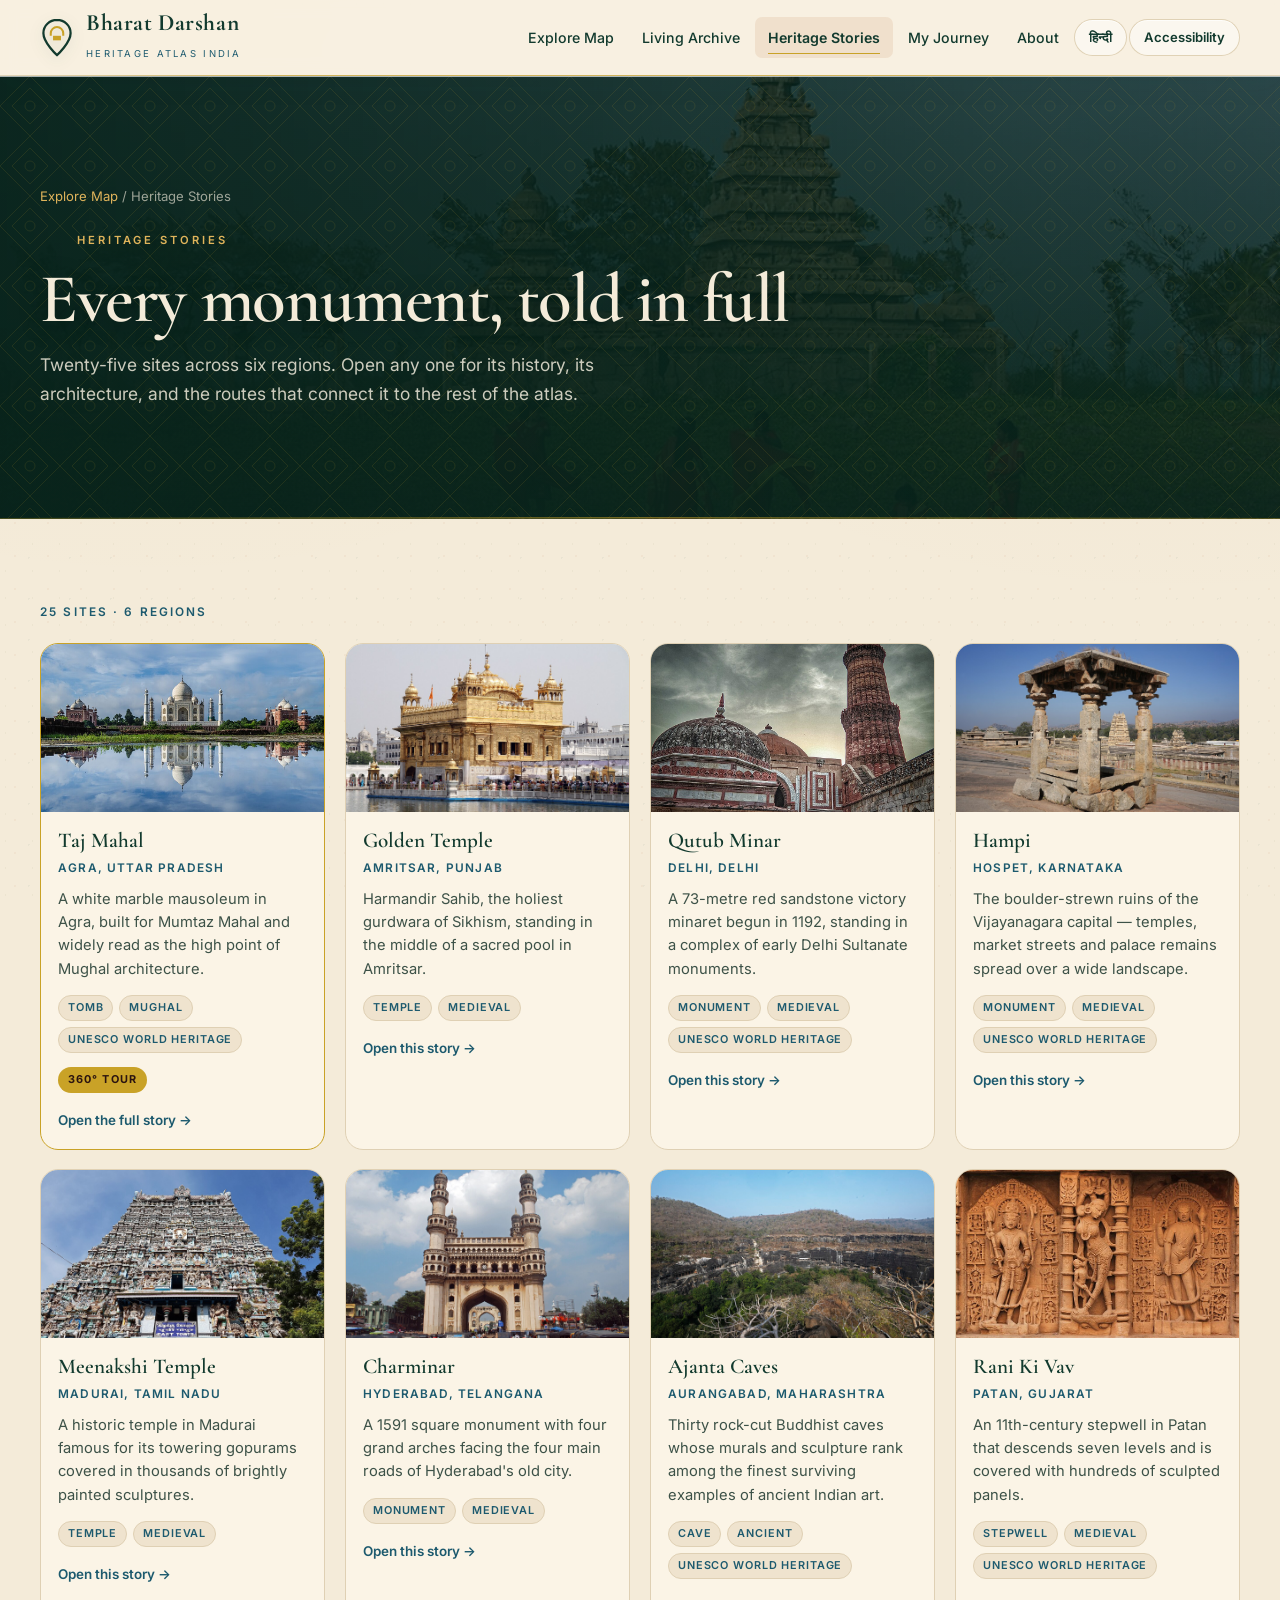
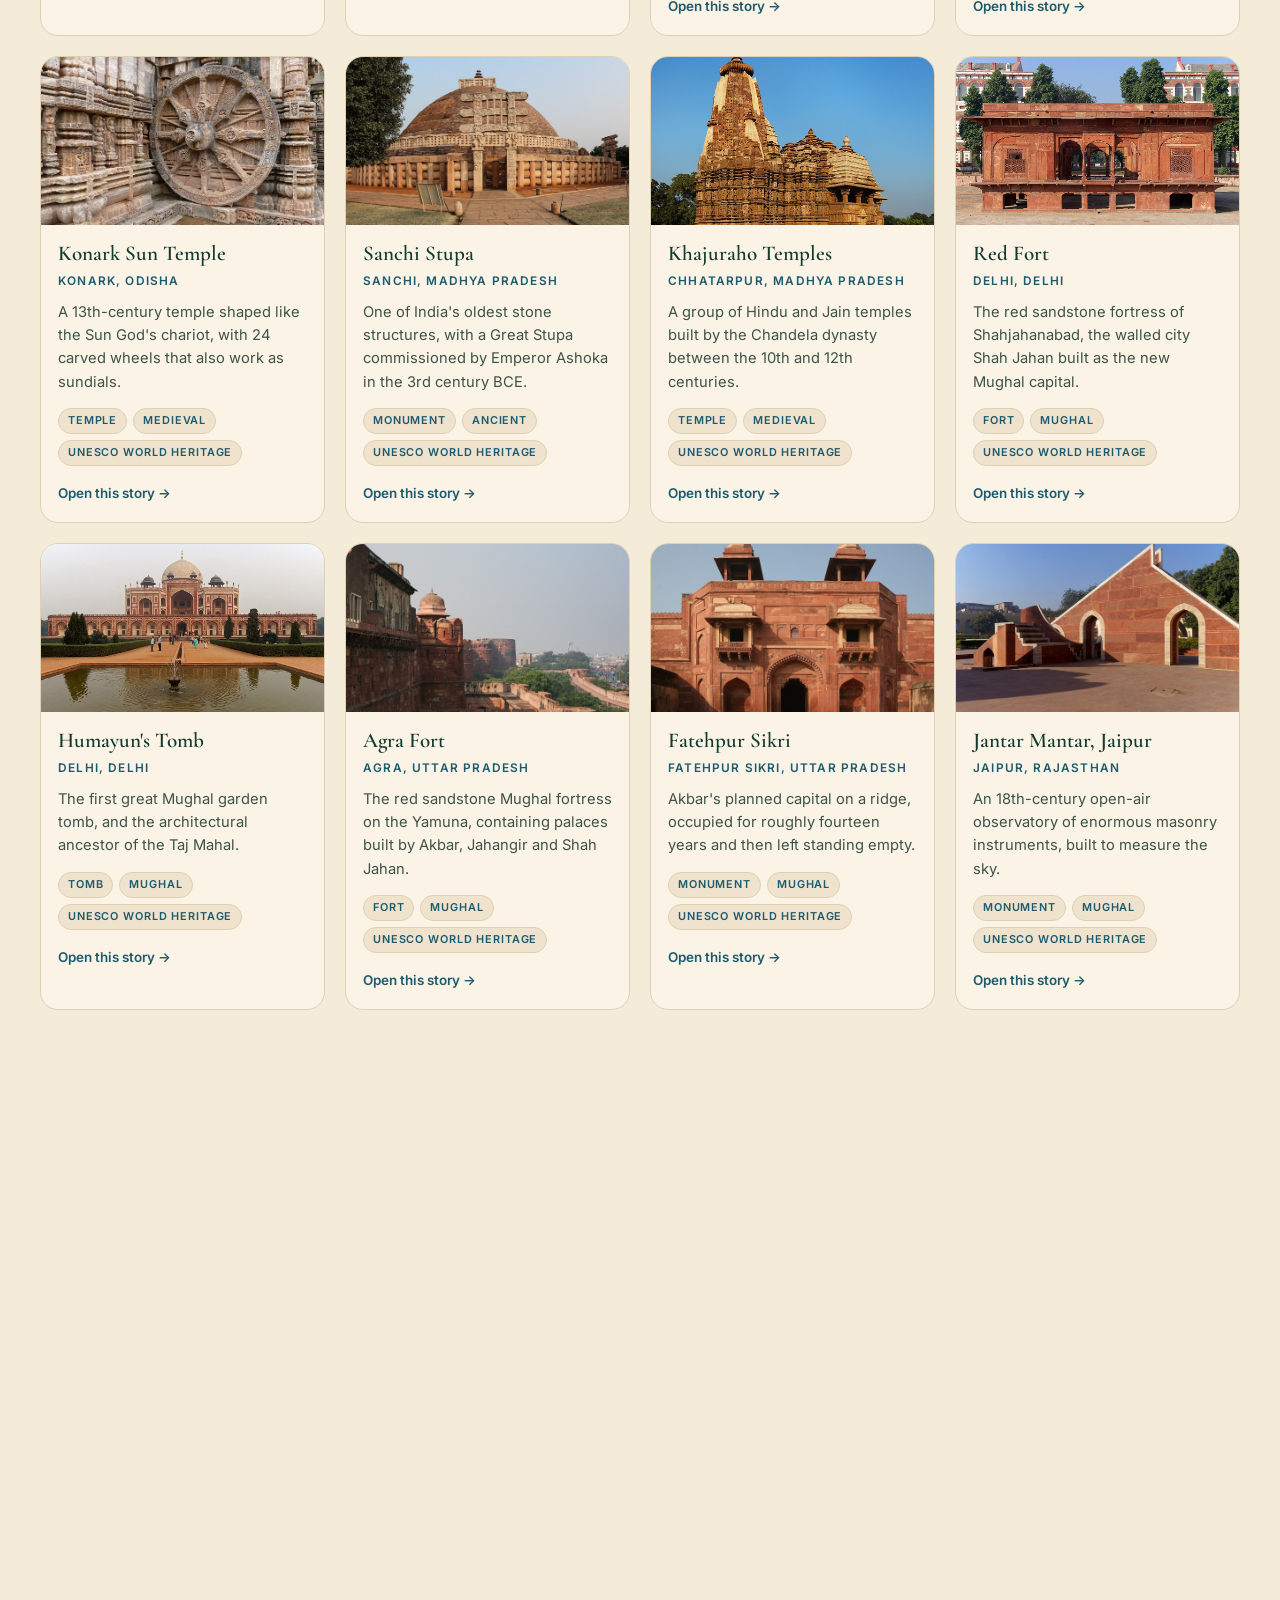
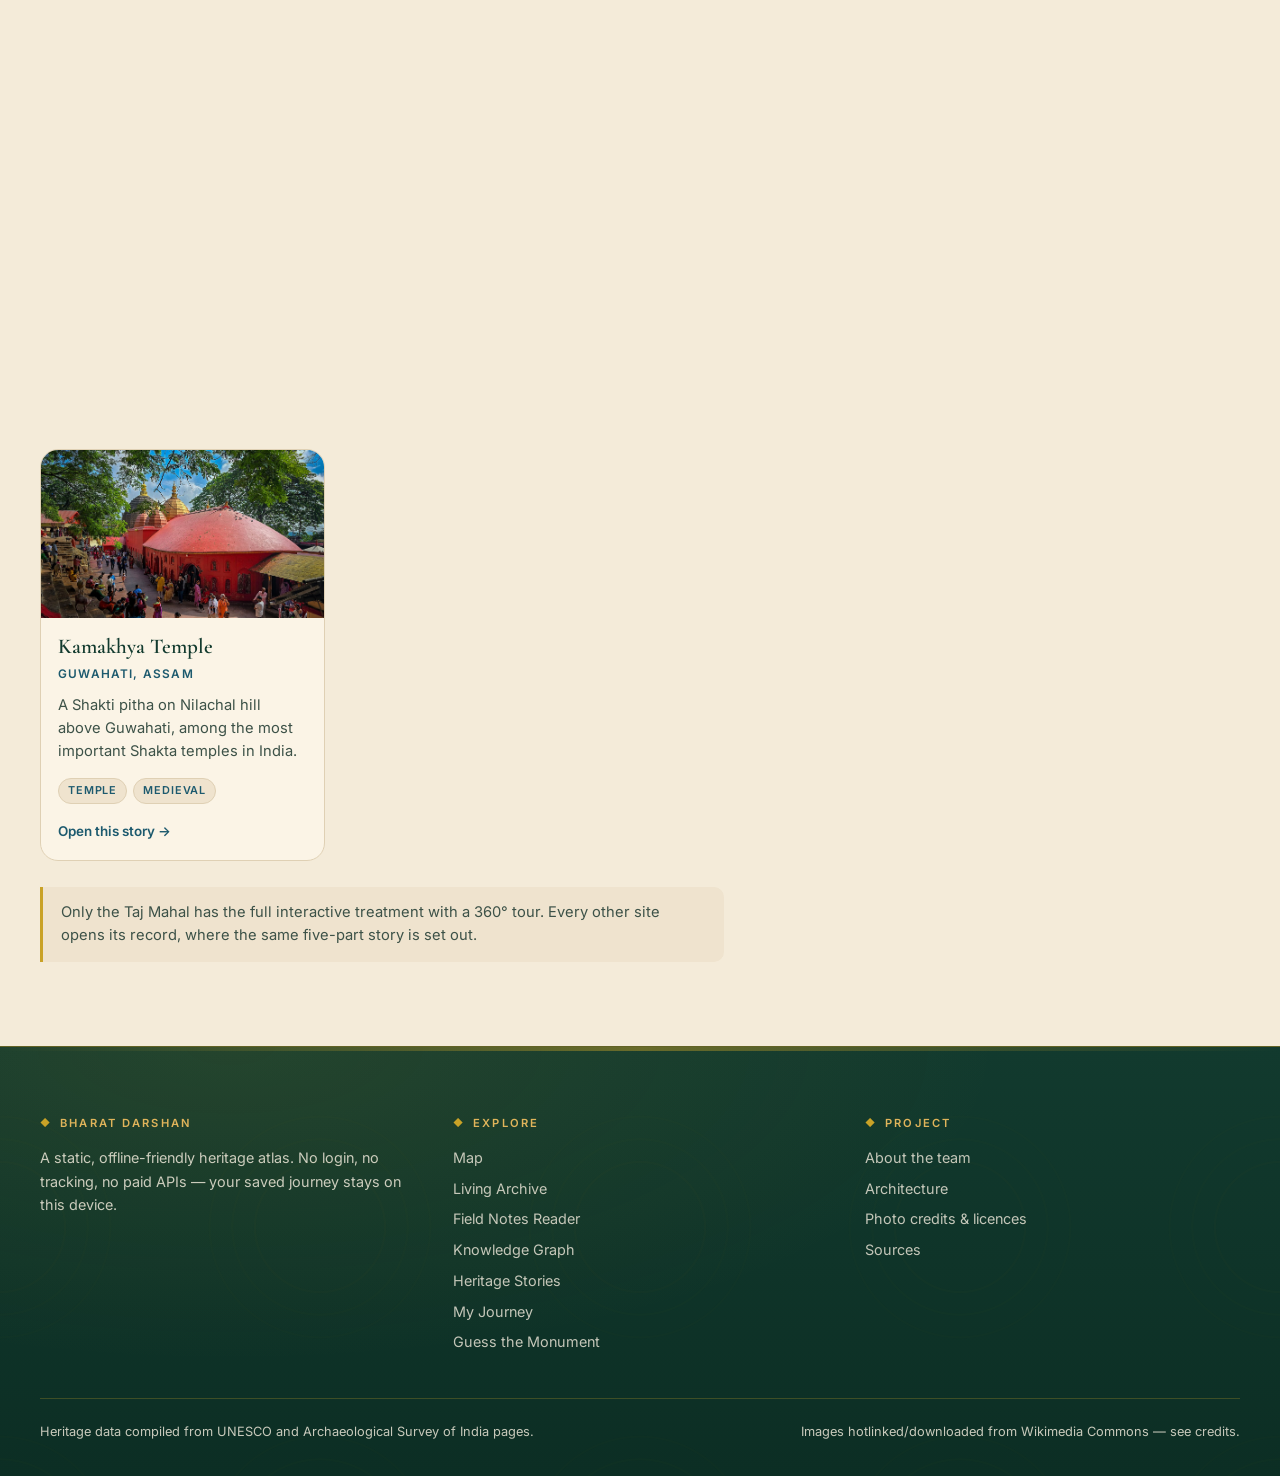
<file: stories/index.html>
<!DOCTYPE html>
<html lang="en">
<head>
<meta charset="utf-8" />
<meta name="viewport" content="width=device-width, initial-scale=1" />
<title>Heritage Stories - Bharat Darshan</title>
<meta name="description" content="Every monument in the atlas, with its history, architecture and routes. Twenty-five sites across six regions of India." />
<meta name="color-scheme" content="light" />
<meta name="theme-color" content="#123A2E" />

<link rel="preconnect" href="https://fonts.googleapis.com" />
<link rel="preconnect" href="https://fonts.gstatic.com" crossorigin />
<link href="https://fonts.googleapis.com/css2?family=Cormorant+Garamond:wght@500;600;700&family=Inter:wght@400;500;600;700&family=Noto+Sans+Devanagari:wght@400;600&display=swap" rel="stylesheet" />

<link rel="stylesheet" href="../css/base.css?v=20261102n" />
<link rel="stylesheet" href="../css/pages.css?v=20261102n" />
<link rel="icon" href="../assets/favicon.svg" type="image/svg+xml" />
<link rel="stylesheet" href="../css/theme.css?v=20261103" />
<link rel="stylesheet" href="../css/enhancements.css?v=20261104" />
</head>

<body>
<a class="skip-link" href="#main">Skip to the stories</a>

<!-- ============================ NAV ============================ -->
<header class="nav">
  <div class="wrap">
    <a class="brand" href="../index.html">
      <svg class="brand-mark" viewBox="0 0 30 34" aria-hidden="true" focusable="false">
        <path d="M15 1.5c-6.6 0-12 5.2-12 11.7 0 8.4 12 19.3 12 19.3s12-10.9 12-19.3C27 6.7 21.6 1.5 15 1.5Z"
              fill="none" stroke="#123A2E" stroke-width="2"/>
        <path d="M9.5 15.5v-2.2a5.5 5.5 0 0 1 11 0v2.2" fill="none" stroke="#C9A227" stroke-width="1.8"/>
        <path d="M11.5 15.5h7v4h-7z" fill="#C9A227"/>
      </svg>
      <span>
        <span class="brand-name">Bharat Darshan</span><br />
        <span class="brand-sub">Heritage Atlas India</span>
      </span>
    </a>

    <button class="nav-toggle" id="navToggle" aria-expanded="false" aria-controls="navLinks"
            data-i18n="nav.menu">Menu</button>

    <nav class="nav-links" id="navLinks" aria-label="Main">
      <a href="../index.html" data-i18n="nav.map">Explore Map</a>
      <a href="../archive.html" data-i18n="nav.archive">Living Archive</a>
      <a href="index.html" aria-current="page" data-i18n="nav.stories">Heritage Stories</a>
      <a href="../journey.html" data-i18n="nav.journey">My Journey</a>
      <a href="../about.html" data-i18n="nav.about">About</a>
      <button class="pill" id="langToggle" aria-pressed="false">हिन्दी</button>
      <button class="pill" id="a11yToggle" aria-expanded="false" aria-controls="a11yPanel"
              data-i18n="nav.a11y">Accessibility</button>
    </nav>
  </div>

  <div class="a11y-panel" id="a11yPanel" hidden role="group" aria-label="Accessibility options">
    <h4>Display</h4>
    <label><input type="checkbox" id="optContrast" /> High contrast</label>
    <label><input type="checkbox" id="optText" /> Larger text</label>
    <label><input type="checkbox" id="optMotion" /> Reduced motion</label>
  </div>
</header>

<section class="page-head" style="--head-img:url('../assets/img/mahabalipuram.jpg')">
  <div class="wrap">
    <p class="crumbs"><a href="../index.html" data-i18n="nav.map">Explore Map</a> / <span data-i18n="nav.stories">Heritage Stories</span></p>
    <span class="kicker" data-i18n="stories.kicker">Heritage Stories</span>
    <h1 id="storiesHead" data-i18n="stories.title">Every monument, told in full</h1>
    <p class="sub" data-i18n="stories.sub">
      Twenty-five sites across six regions. Open any one for its history, its architecture,
      and the routes that connect it to the rest of the atlas.
    </p>
  </div>
</section>

<main id="main">
  <div class="wrap">

    <section class="block" aria-labelledby="storiesHead">
      <p class="story-count" id="storyCount"></p>

      <!-- Cards are built from js/sites-data.js at load, so a site added there
           appears here without this file being touched. -->
      <div class="story-grid" id="storyGrid"></div>

      <p class="story-note" data-i18n="stories.note">
        Only the Taj Mahal has the full interactive treatment with a 360° tour.
        Every other site opens its record, where the same five-part story is set out.
      </p>
    </section>

  </div>
</main>

<!-- ============================ FOOTER ============================ -->
<footer class="footer">
  <div class="wrap">
    <div class="footer-grid">
      <div>
        <h4>Bharat Darshan</h4>
        <p style="font-size:.9rem">
          A static, offline-friendly heritage atlas. No login, no tracking, no paid APIs —
          your saved journey stays on this device.
        </p>
      </div>
      <div>
        <h4>Explore</h4>
        <ul>
          <li><a href="../index.html">Map</a></li>
          <li><a href="../archive.html">Living Archive</a></li>
          <li><a href="../manuscript.html">Field Notes Reader</a></li>
          <li><a href="../graph.html">Knowledge Graph</a></li>
          <li><a href="index.html">Heritage Stories</a></li>
          <li><a href="../journey.html">My Journey</a></li>
          <li><a href="../guess.html">Guess the Monument</a></li>
        </ul>
      </div>
      <div>
        <h4>Project</h4>
        <ul>
          <li><a href="../about.html">About the team</a></li>
          <li><a href="../about.html#architecture">Architecture</a></li>
          <li><a href="../about.html#credits">Photo credits &amp; licences</a></li>
          <li><a href="../about.html#sources">Sources</a></li>
        </ul>
      </div>
    </div>
    <div class="footer-base">
      <span>Heritage data compiled from UNESCO and Archaeological Survey of India pages.</span>
      <span>Images hotlinked/downloaded from Wikimedia Commons — see <a href="../about.html#credits">credits</a>.</span>
    </div>
  </div>
</footer>

<script src="../js/sites-data.js?v=20261102n"></script>
<script src="../js/i18n.js?v=20261102n"></script>
<!-- store.js provides initA11y(); without it the renderer throws before it
     draws a single card and the grid stays empty. -->
<script src="../js/store.js?v=20261102n"></script>
<script src="../js/stories-index.js?v=20261102n"></script>
<script src="../js/enhancements.js?v=20261104"></script>
</body>
</html>
</file>
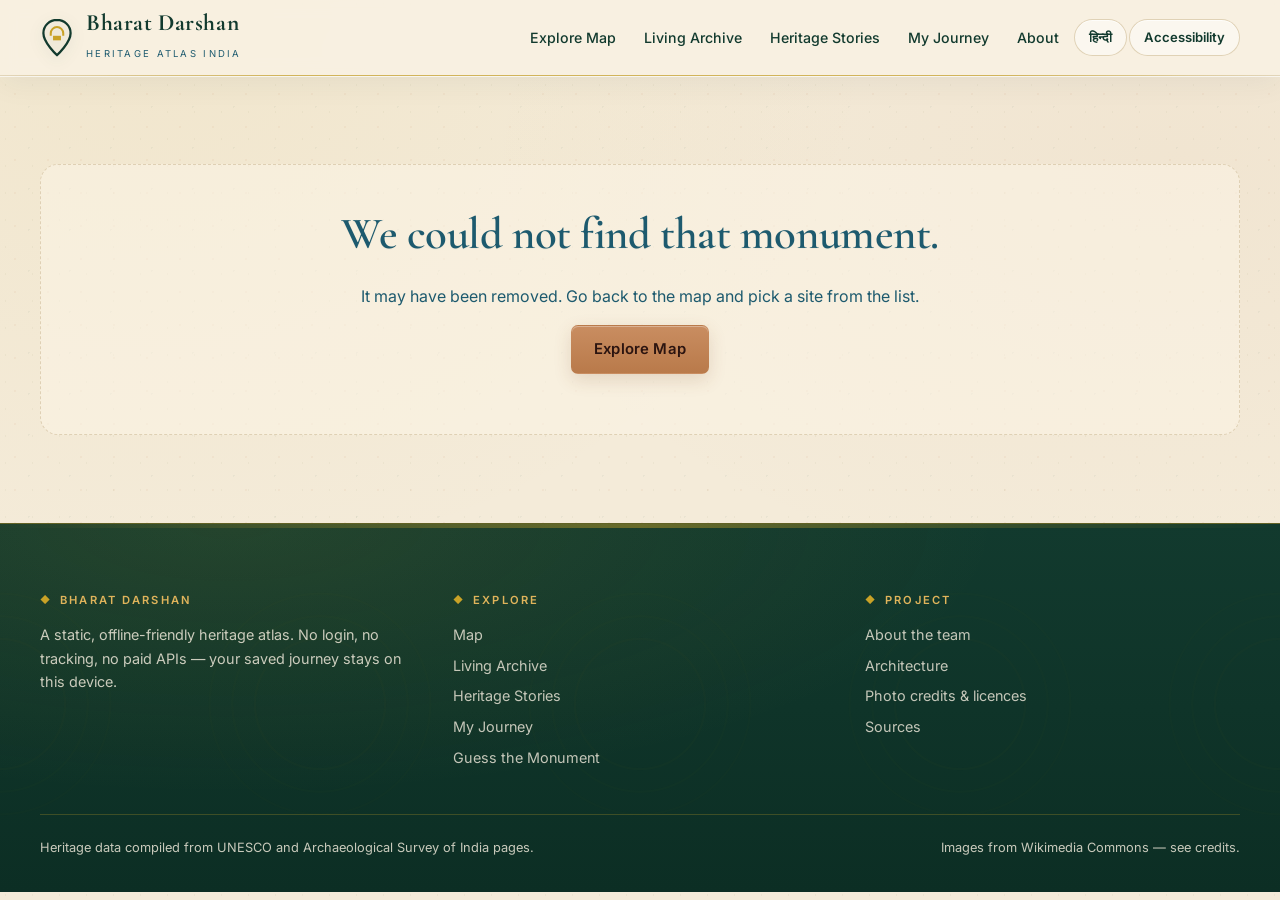
<file: monument.html>
<!DOCTYPE html>
<html lang="en">
<head>
<meta charset="utf-8" />
<meta name="viewport" content="width=device-width, initial-scale=1" />
<title>Monument — Bharat Darshan</title>
<meta name="description" content="History, architecture, 360° view and sources for a heritage site in India." />
<meta name="color-scheme" content="light" />
<meta name="theme-color" content="#123A2E" />

<link rel="preconnect" href="https://fonts.googleapis.com" />
<link rel="preconnect" href="https://fonts.gstatic.com" crossorigin />
<link href="https://fonts.googleapis.com/css2?family=Cormorant+Garamond:wght@500;600;700&family=Inter:wght@400;500;600;700&family=Noto+Sans+Devanagari:wght@400;600&display=swap" rel="stylesheet" />

<link rel="stylesheet" href="vendor/leaflet/leaflet.css?v=20261102n" />
<link rel="stylesheet" href="css/base.css?v=20261102n" />
<link rel="stylesheet" href="css/pages.css?v=20261102n" />
<link rel="icon" href="assets/favicon.svg" type="image/svg+xml" />
<link rel="stylesheet" href="css/theme.css?v=20261103" />
<link rel="stylesheet" href="css/enhancements.css?v=20261104" />
</head>

<body>
<a class="skip-link" href="#main">Skip to content</a>

<header class="nav">
  <div class="wrap">
    <a class="brand" href="index.html">
      <svg class="brand-mark" viewBox="0 0 30 34" aria-hidden="true" focusable="false">
        <path d="M15 1.5c-6.6 0-12 5.2-12 11.7 0 8.4 12 19.3 12 19.3s12-10.9 12-19.3C27 6.7 21.6 1.5 15 1.5Z"
              fill="none" stroke="#123A2E" stroke-width="2"/>
        <path d="M9.5 15.5v-2.2a5.5 5.5 0 0 1 11 0v2.2" fill="none" stroke="#C9A227" stroke-width="1.8"/>
        <path d="M11.5 15.5h7v4h-7z" fill="#C9A227"/>
      </svg>
      <span>
        <span class="brand-name">Bharat Darshan</span><br />
        <span class="brand-sub">Heritage Atlas India</span>
      </span>
    </a>

    <button class="nav-toggle" id="navToggle" aria-expanded="false" aria-controls="navLinks"
            data-i18n="nav.menu">Menu</button>

    <nav class="nav-links" id="navLinks" aria-label="Main">
      <a href="index.html" data-i18n="nav.map">Explore Map</a>
      <a href="archive.html" data-i18n="nav.archive">Living Archive</a>
      <a href="stories/index.html" data-i18n="nav.stories">Heritage Stories</a>
      <a href="journey.html" data-i18n="nav.journey">My Journey</a>
      <a href="about.html" data-i18n="nav.about">About</a>
      <button class="pill" id="langToggle" aria-pressed="false">हिन्दी</button>
      <button class="pill" id="a11yToggle" aria-expanded="false" aria-controls="a11yPanel"
              data-i18n="nav.a11y">Accessibility</button>
    </nav>
  </div>

  <div class="a11y-panel" id="a11yPanel" hidden role="group" aria-label="Accessibility options">
    <h4>Display</h4>
    <label><input type="checkbox" id="optContrast" /> High contrast</label>
    <label><input type="checkbox" id="optText" /> Larger text</label>
    <label><input type="checkbox" id="optMotion" /> Reduced motion</label>
  </div>
</header>

<main id="main">

  <!-- ============ HERO ============ -->
  <section class="mon-hero">
    <img id="heroImg" alt="" />
    <div class="wrap">
      <p class="crumbs"><a href="index.html" data-i18n="nav.map">Explore Map</a> / <span id="crumbName"></span></p>
      <span class="kicker" id="heroKicker"></span>
      <h1 id="siteName">Loading…</h1>
      <div class="loc" id="siteLoc"></div>
      <div class="meta-row" id="siteTags"></div>
      <div class="hero-actions-row">
        <button class="btn btn-primary" id="btnJourney">Add to Journey</button>
        <button class="btn btn-ghost" id="btnVisited"
                style="color:var(--parchment);border-color:rgba(244,235,217,.5)">Mark visited</button>
        <a class="btn btn-ghost" id="btnMap" href="index.html"
           style="color:var(--parchment);border-color:rgba(244,235,217,.5)">Show on map</a>
      </div>
    </div>
  </section>

  <!-- ============ QUICK FACTS STRIP ============ -->
  <section class="facts-strip" aria-labelledby="factsHead">
    <div class="wrap">
      <h2 id="factsHead" class="visually-hidden">Quick facts</h2>
      <dl class="facts-grid" id="factsGrid"></dl>
    </div>
  </section>

  <!-- ============ HERITAGE STORY MODE ============ -->
  <section class="block" aria-labelledby="storyHead">
    <div class="wrap">
      <div class="block-head">
        <span class="kicker">Heritage Story Mode</span>
        <h2 id="storyHead">Five stages, one monument</h2>
        <p>Swipe through why it was built, who built it, what to notice, how it changed,
           and why it still matters.</p>
      </div>

      <div class="story">
        <div class="story-rail" id="storyRail" tabindex="0"
             aria-label="Heritage story stages, use left and right arrow keys"></div>
        <div class="story-nav">
          <button class="btn btn-ghost btn-sm" id="storyPrev" data-i18n="story.prev"
                  aria-label="Previous stage">← Prev</button>
          <div class="story-dots" id="storyDots" aria-hidden="true"></div>
          <button class="btn btn-ghost btn-sm" id="storyNext" data-i18n="story.next"
                  aria-label="Next stage">Next →</button>
        </div>
      </div>
    </div>
  </section>

  <!-- ============ WHAT MAKES IT SPECIAL ============ -->
  <section class="block alt" aria-labelledby="specialHead">
    <div class="wrap">
      <div class="block-head">
        <span class="kicker">At a glance</span>
        <h2 id="specialHead">What makes it special</h2>
      </div>
      <div class="triple" id="tripleCards"></div>
    </div>
  </section>

  <!-- ============ HISTORY ============ -->
  <section class="block" aria-labelledby="historyHead">
    <div class="wrap">
      <div class="block-head">
        <span class="kicker">History</span>
        <h2 id="historyHead">How it came to be</h2>
      </div>

      <div class="listen">
        <span class="lbl" data-i18n="listen.label">Listen to history</span>
        <button class="btn btn-ghost btn-sm" id="playBtn">▶ Play</button>
        <button class="btn btn-ghost btn-sm" id="pauseBtn" disabled>⏸ Pause</button>
        <button class="btn btn-ghost btn-sm" id="resumeBtn" disabled>⏵ Resume</button>
        <button class="btn btn-ghost btn-sm" id="stopBtn" disabled>■ Stop</button>
        <span class="hint" id="listenHint">Read along below — the text is always visible.</span>
      </div>

      <div class="prose" id="historyText"></div>
    </div>
  </section>

  <!-- ============ QUIZ ============ -->
  <section class="block alt" id="quizBlock" aria-labelledby="quizHead" hidden>
    <div class="wrap">
      <div class="block-head">
        <span class="kicker">Test yourself</span>
        <h2 id="quizHead">A few questions</h2>
      </div>
      <div class="quiz" id="quiz"></div>
      <p class="muted" style="margin-top:18px">
        Answers are checked in your browser. No account, no server, no leaderboard.
      </p>
    </div>
  </section>

  <!-- ============ SOURCES ============ -->
  <section class="block" id="sourcesBlock" aria-labelledby="srcHead">
    <div class="wrap">
      <div class="block-head">
        <span class="kicker">Provenance</span>
        <h2 id="srcHead">Official sources &amp; credits</h2>
        <p>We only link a page as an official source when we have actually opened it.</p>
      </div>
      <ul class="source-list" id="sourceList"></ul>
      <div class="credit-box" id="creditBox" style="margin-top:18px"></div>
    </div>
  </section>

</main>

<footer class="footer">
  <div class="wrap">
    <div class="footer-grid">
      <div>
        <h4>Bharat Darshan</h4>
        <p style="font-size:.9rem">A static, offline-friendly heritage atlas. No login, no tracking,
          no paid APIs — your saved journey stays on this device.</p>
      </div>
      <div>
        <h4>Explore</h4>
        <ul>
          <li><a href="index.html">Map</a></li>
          <li><a href="archive.html">Living Archive</a></li>
          <li><a href="stories/index.html">Heritage Stories</a></li>
          <li><a href="journey.html">My Journey</a></li>
          <li><a href="guess.html">Guess the Monument</a></li>
        </ul>
      </div>
      <div>
        <h4>Project</h4>
        <ul>
          <li><a href="about.html">About the team</a></li>
          <li><a href="about.html#architecture">Architecture</a></li>
          <li><a href="about.html#credits">Photo credits &amp; licences</a></li>
          <li><a href="about.html#sources">Sources</a></li>
        </ul>
      </div>
    </div>
    <div class="footer-base">
      <span>Heritage data compiled from UNESCO and Archaeological Survey of India pages.</span>
      <span>Images from Wikimedia Commons — see <a href="about.html#credits">credits</a>.</span>
    </div>
  </div>
</footer>

<!-- generic modal used for story details and manuscript lens -->
<div class="modal-backdrop" id="modalBack" hidden>
  <div class="modal" role="dialog" aria-modal="true" aria-labelledby="modalTitle" id="modal">
    <button class="close" id="modalClose" aria-label="Close">✕</button>
    <h3 id="modalTitle"></h3>
    <div id="modalBody"></div>
  </div>
</div>

<div class="toast" id="toast" role="status" aria-live="polite"></div>

<script src="js/sites-data.js?v=20261102n"></script>
<script src="js/i18n.js?v=20261102n"></script>
<script src="js/store.js?v=20261102n"></script>
<script src="js/monument.js?v=20261102n"></script>
<script src="js/enhancements.js?v=20261104"></script>
</body>
</html>
</file>
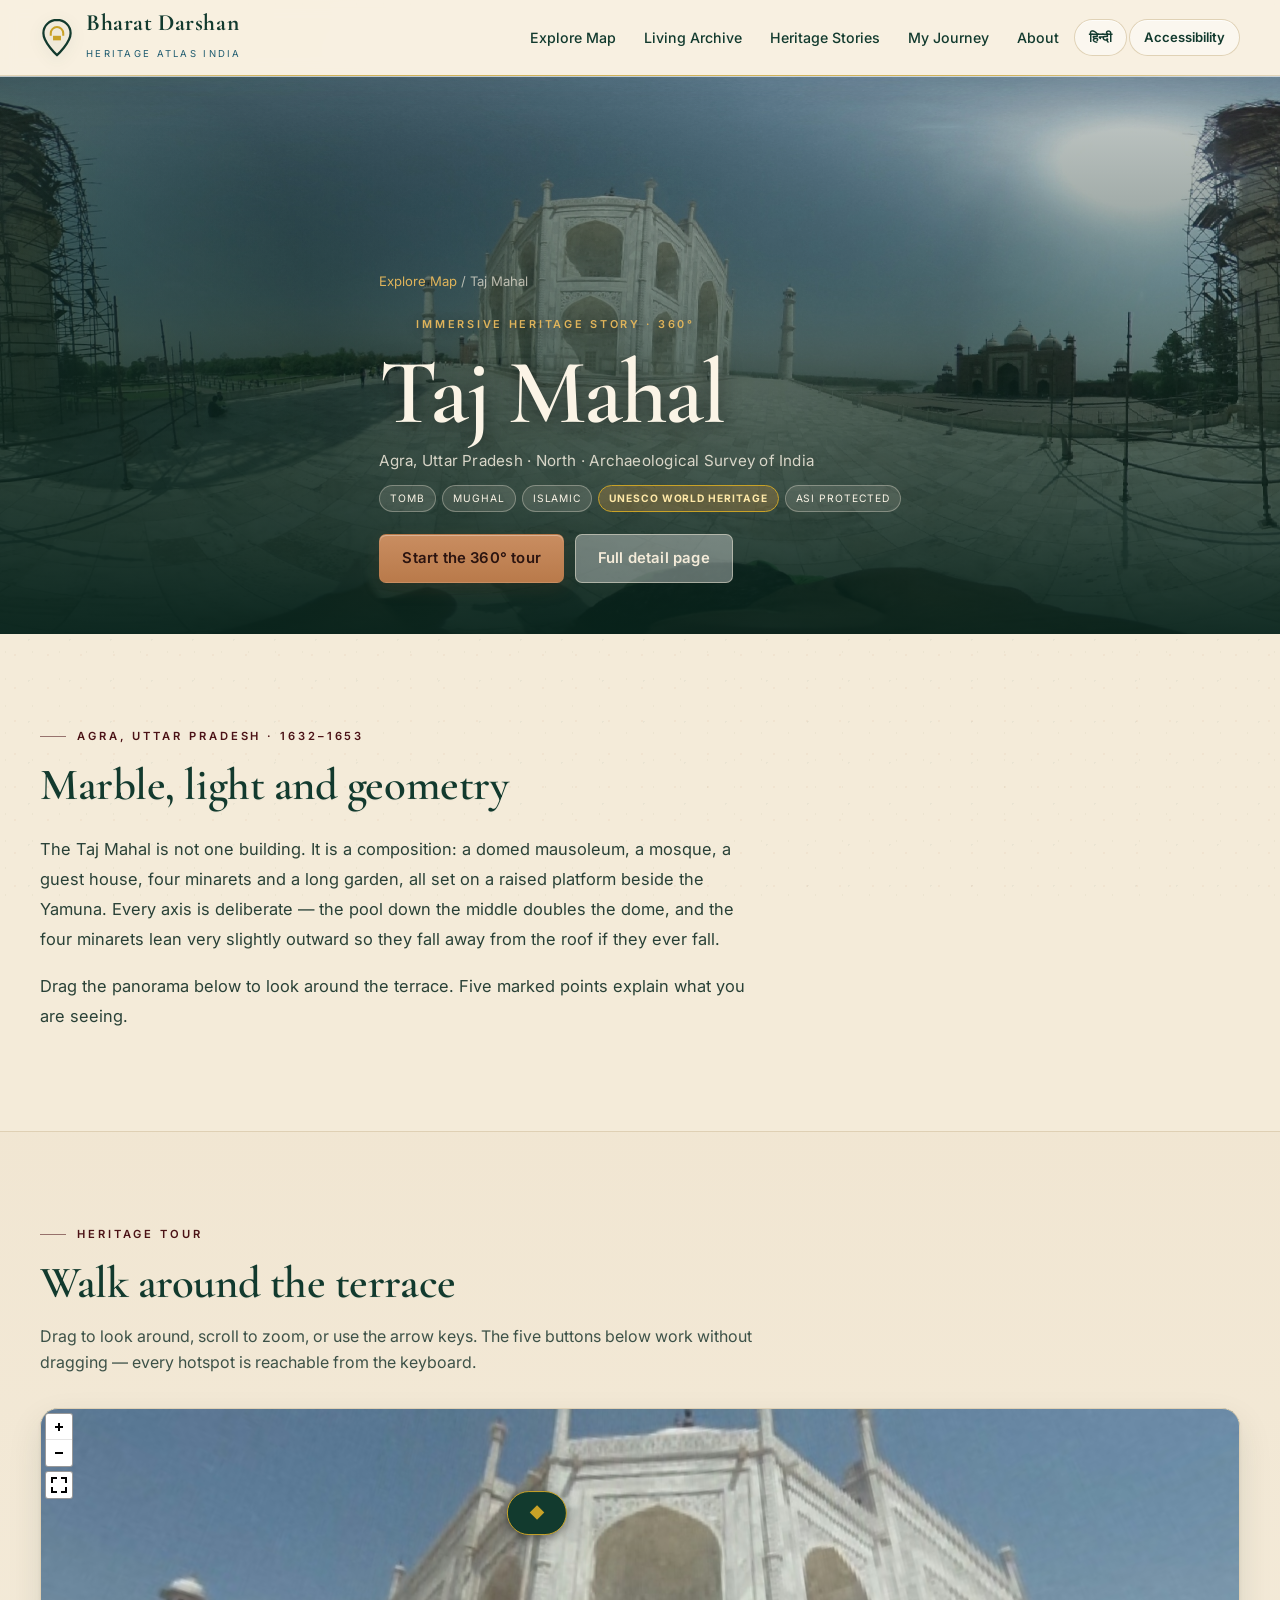
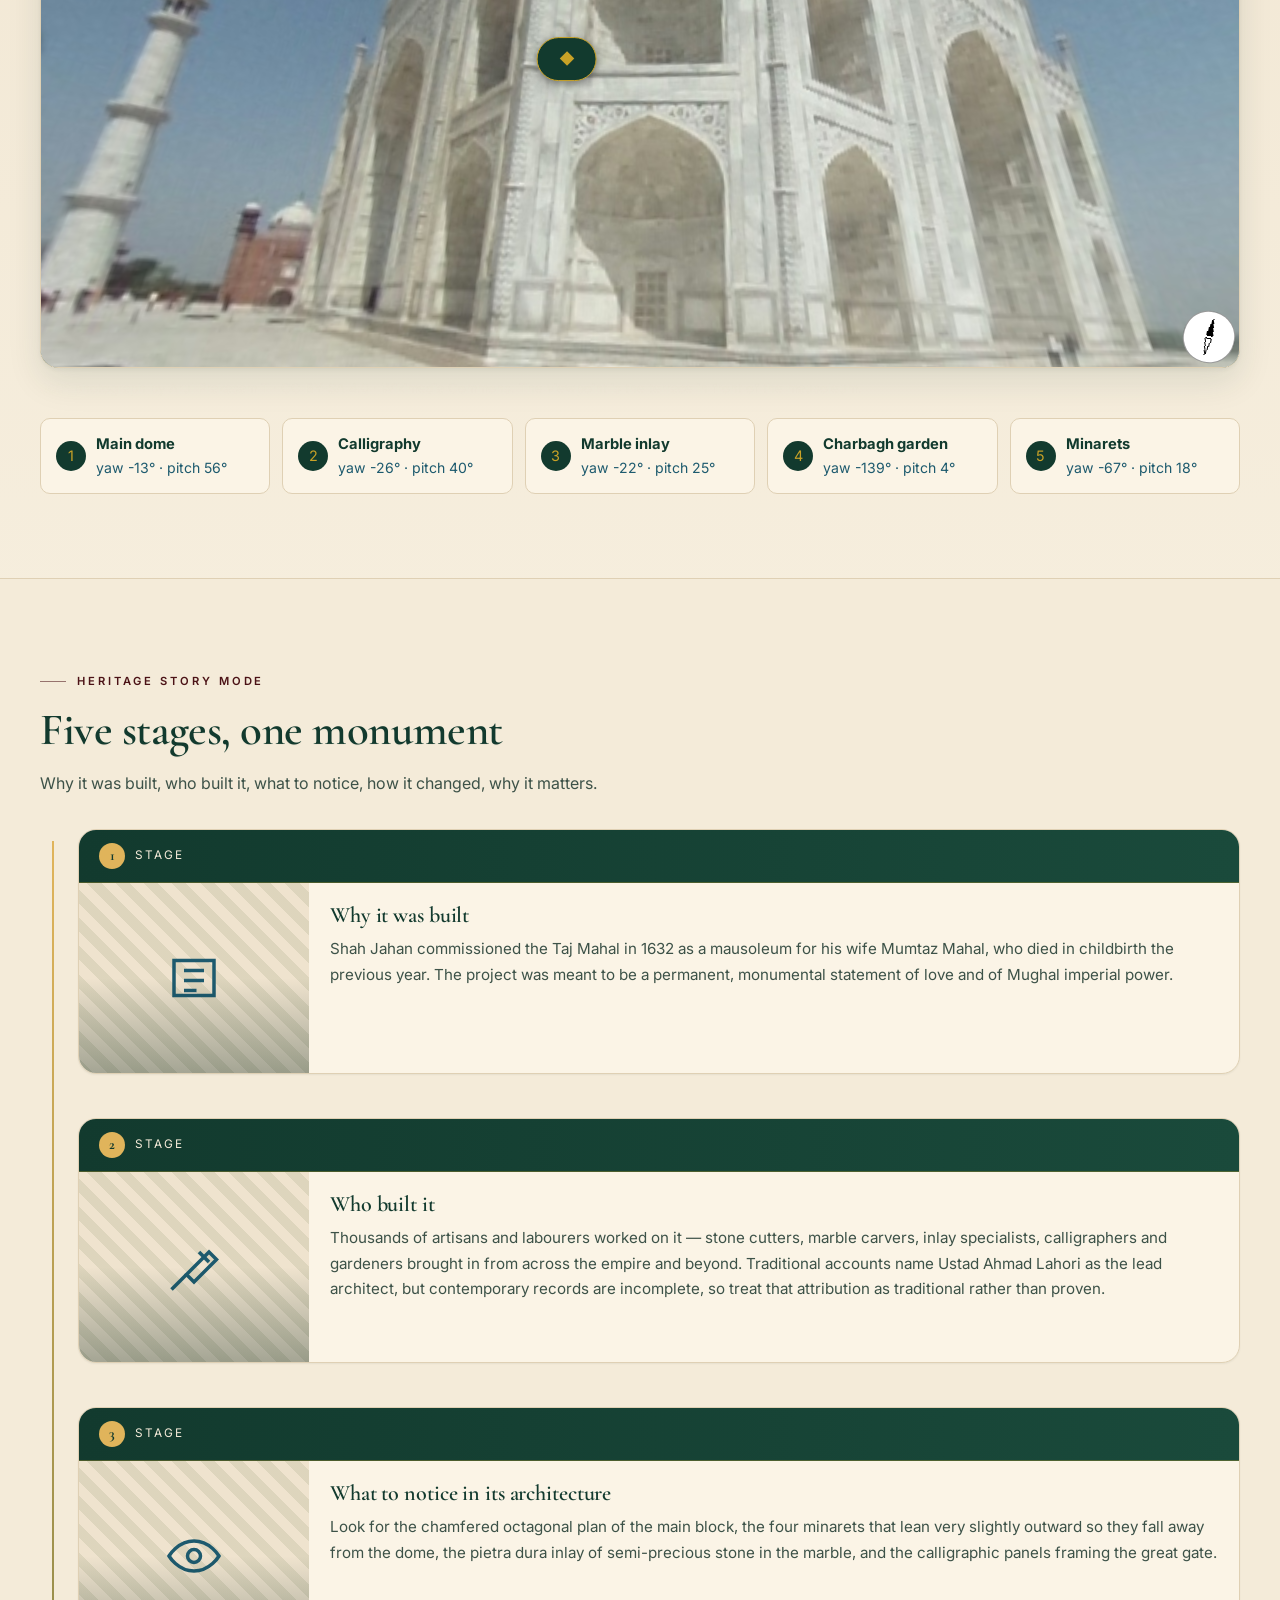
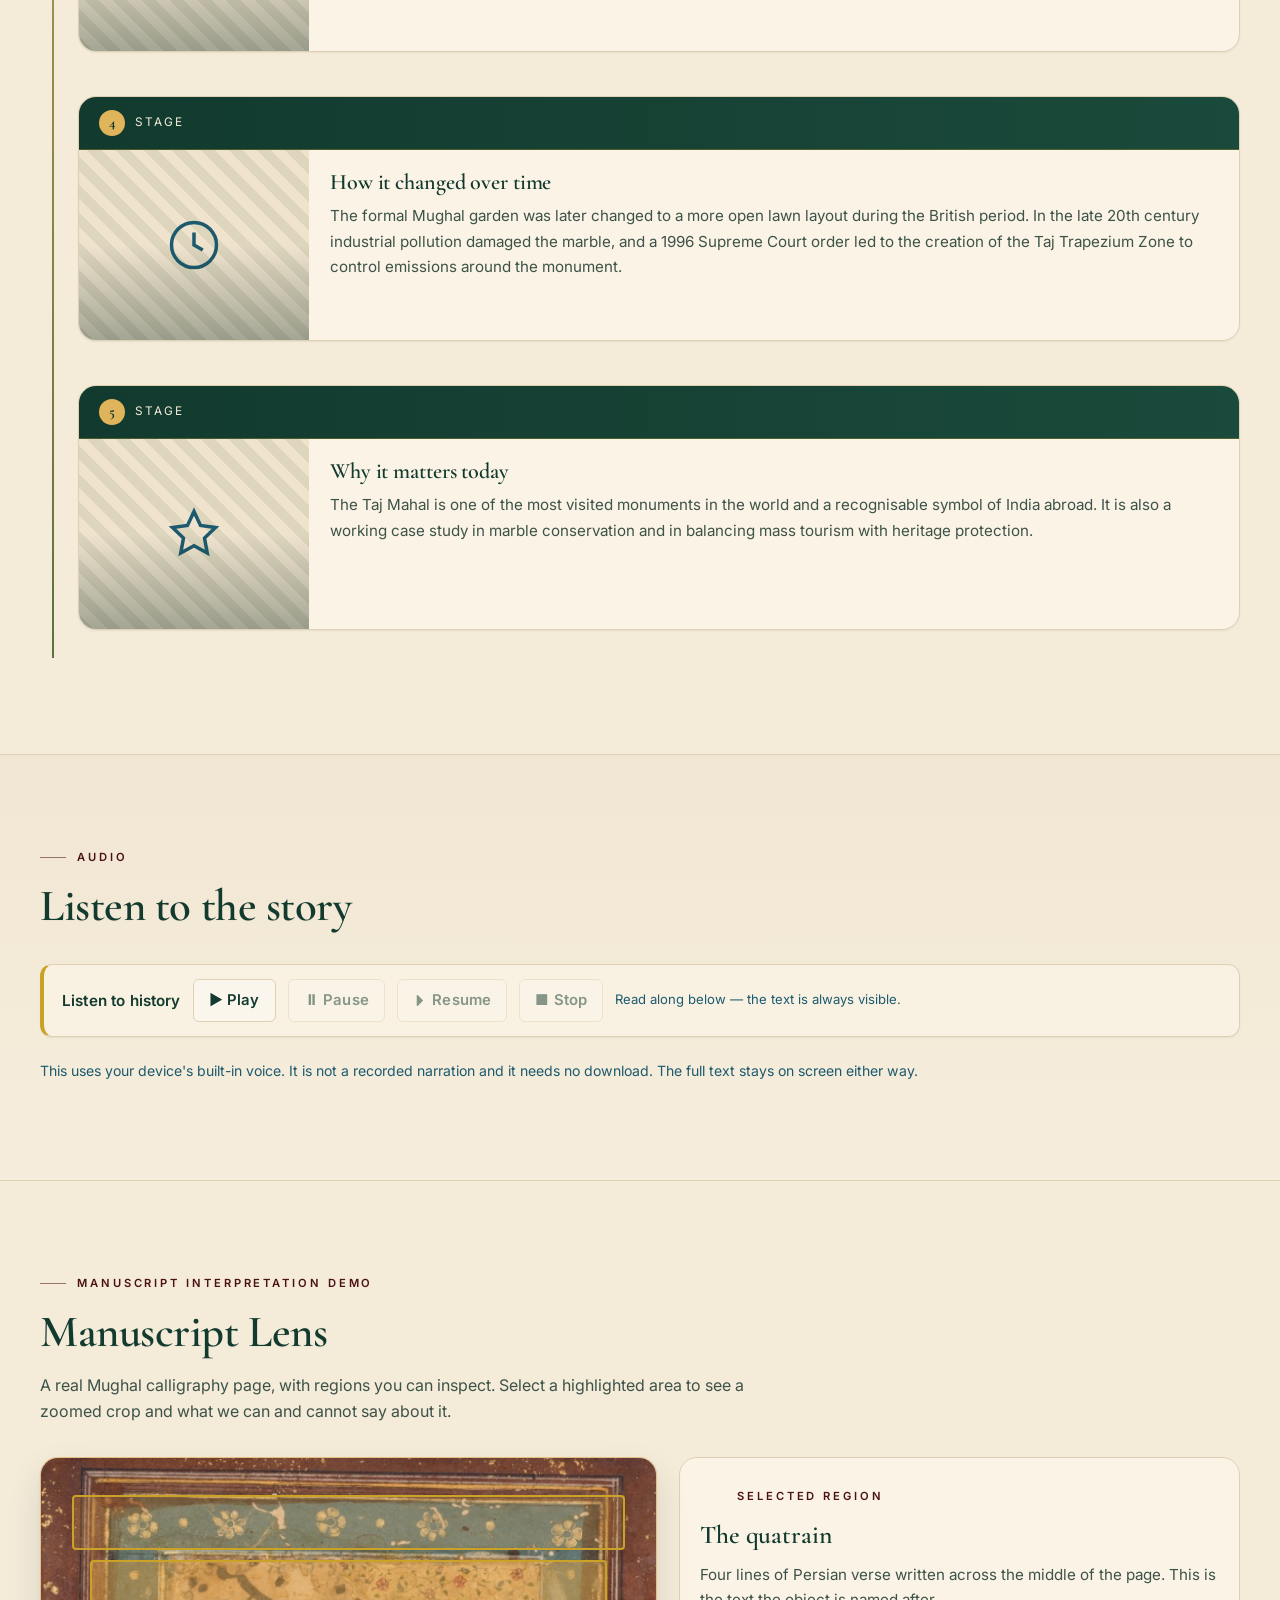
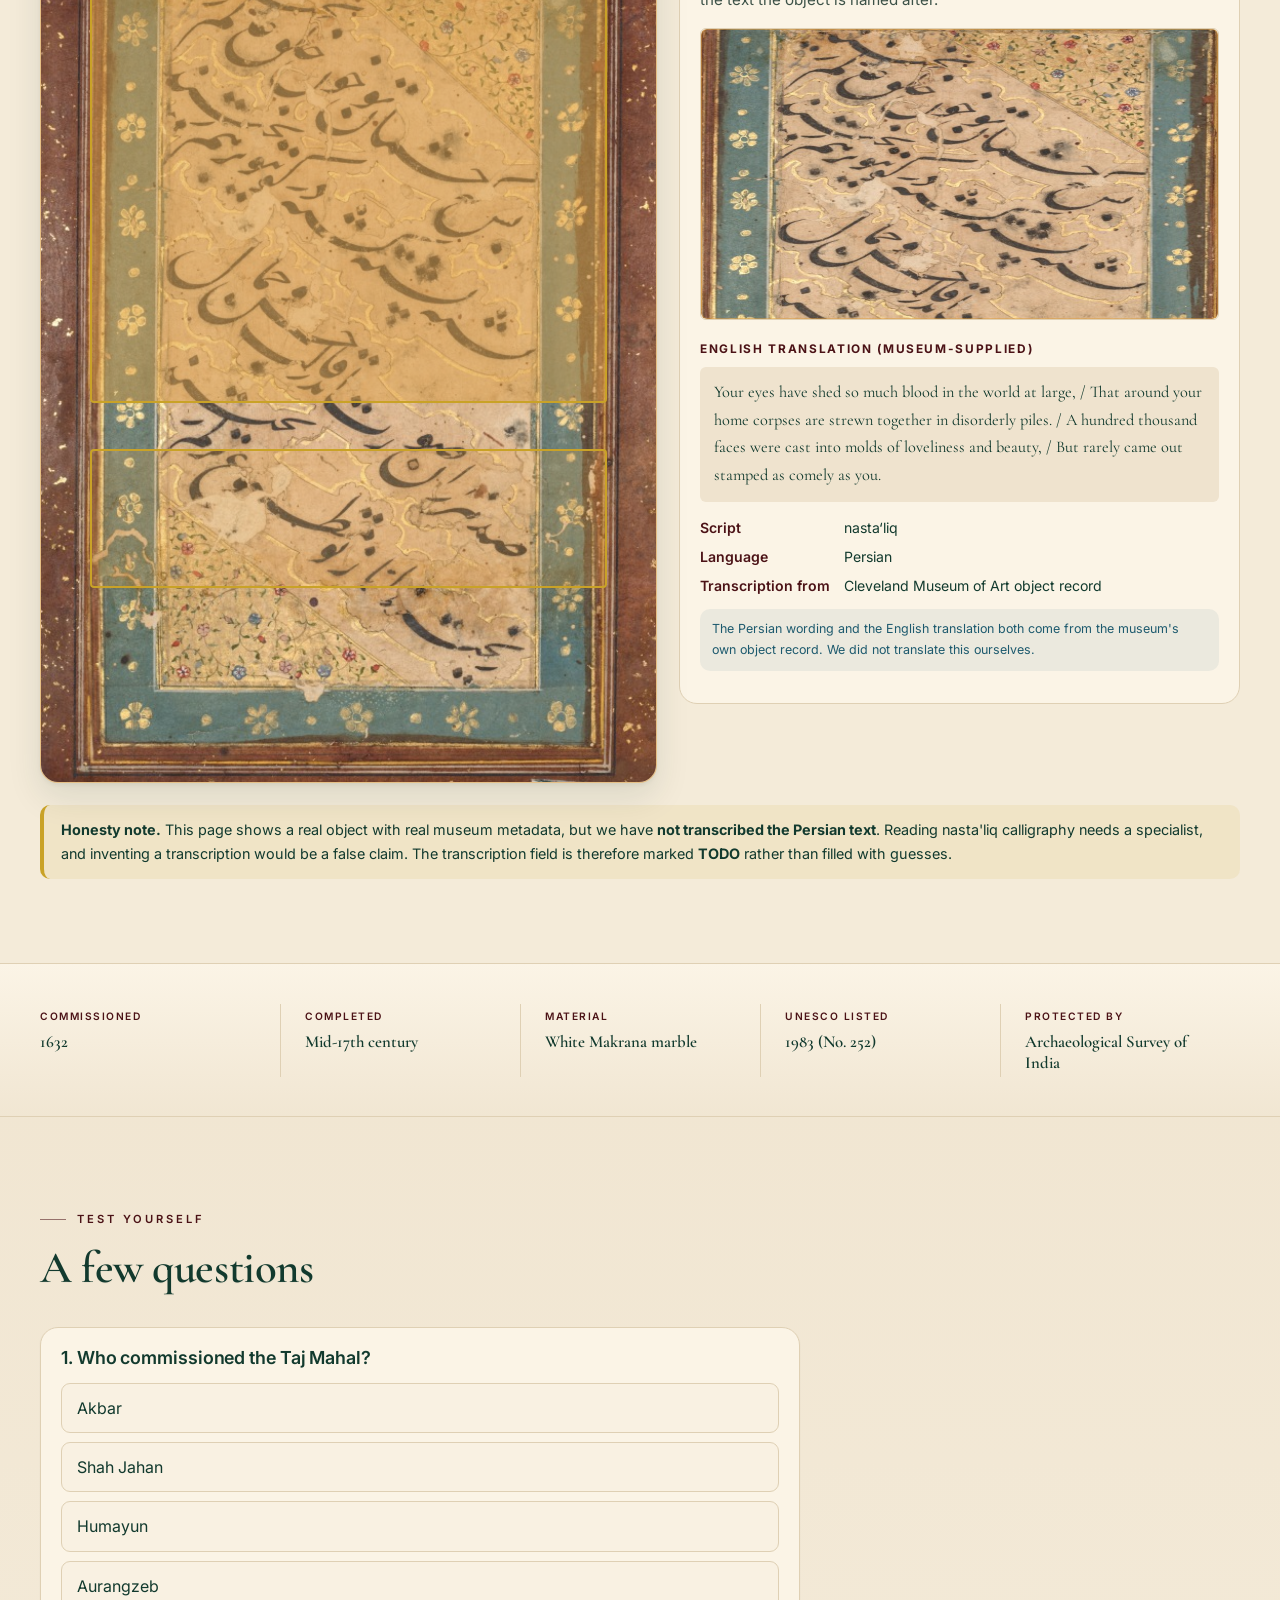
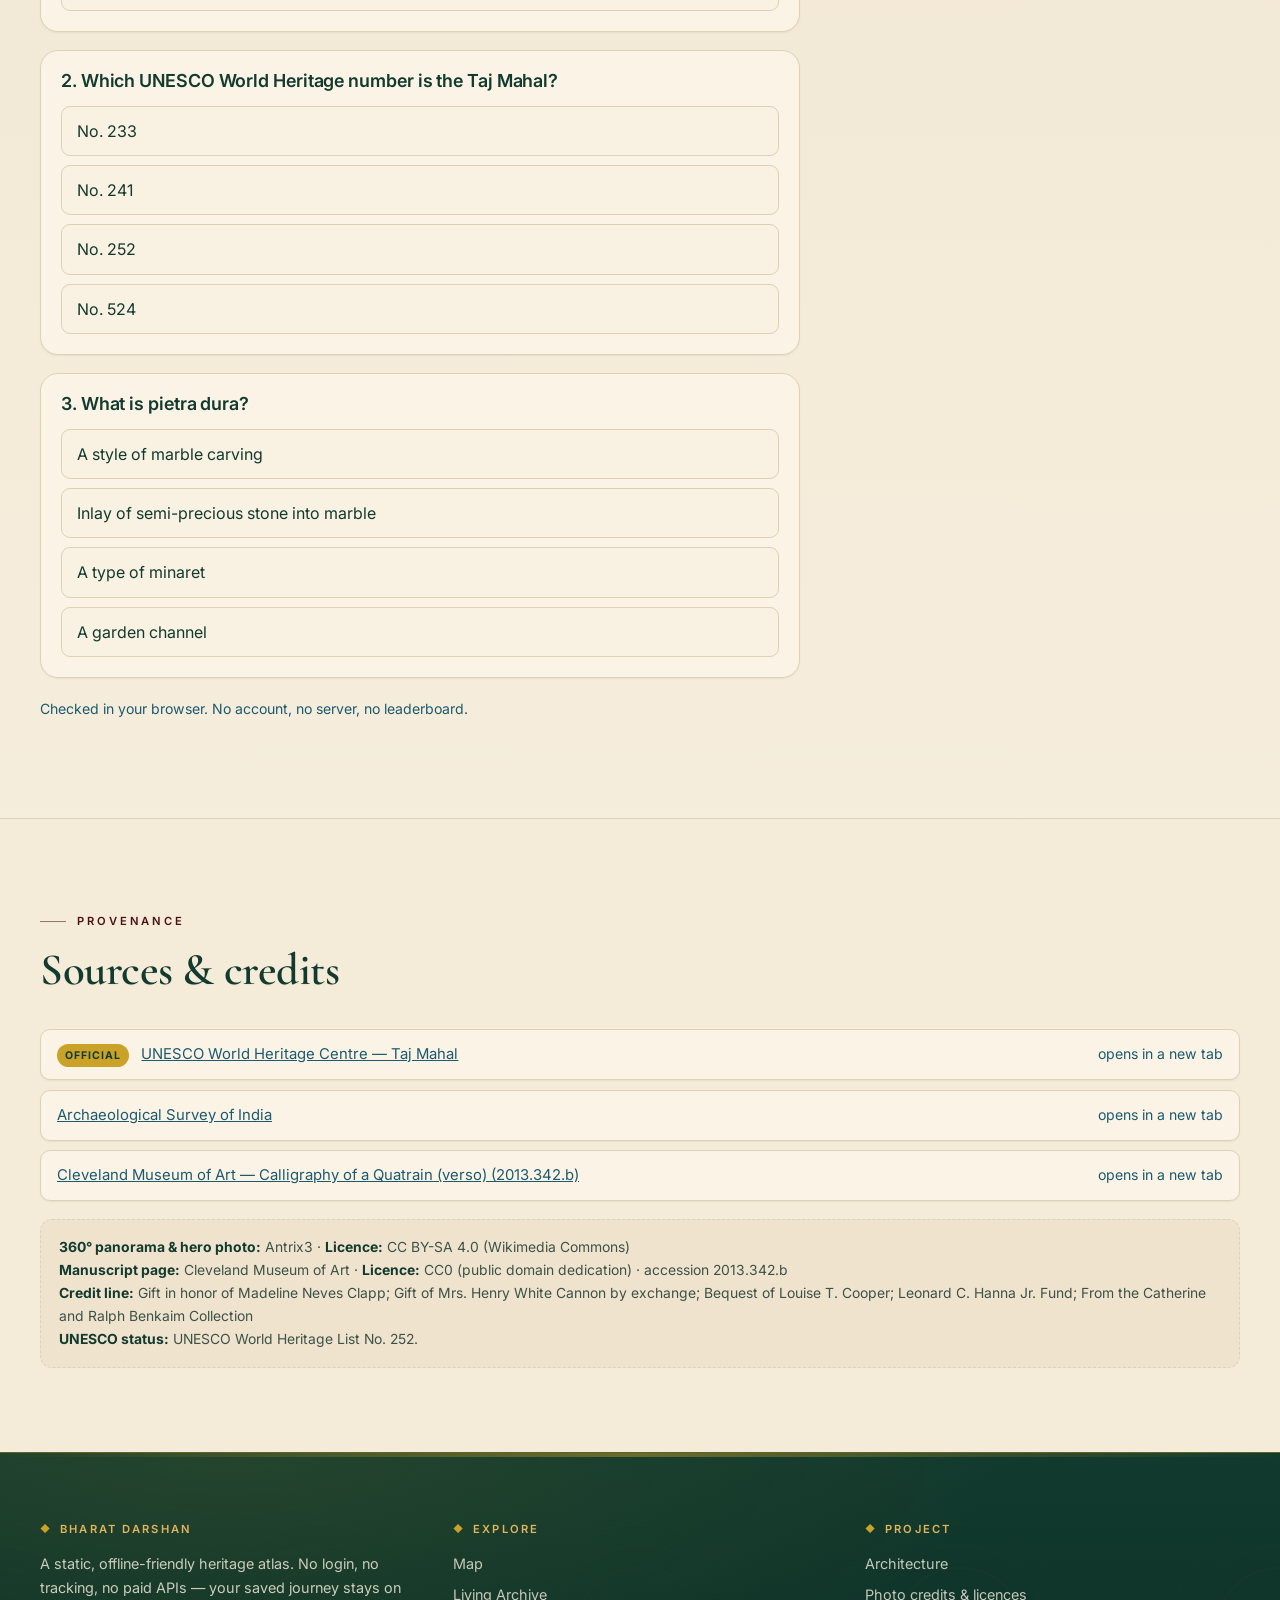
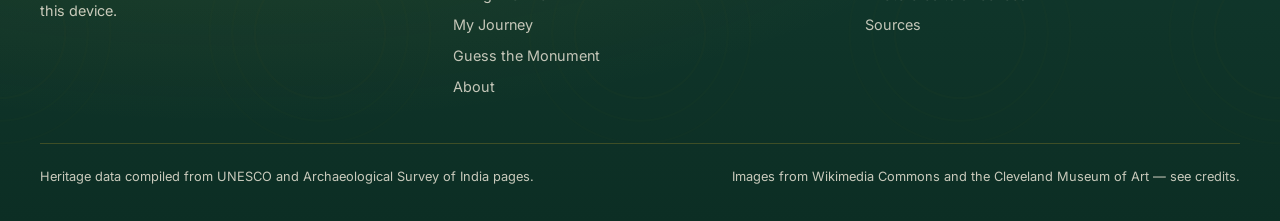
<file: stories/taj-mahal.html>
<!DOCTYPE html>
<html lang="en">
<head>
<meta charset="utf-8" />
<meta name="viewport" content="width=device-width, initial-scale=1" />
<title>Taj Mahal in 360° — Bharat Darshan</title>
<meta name="description" content="Walk around the Taj Mahal in 360°, follow its five-stage story, and read a Mughal calligraphy page in the Manuscript Lens." />
<meta name="color-scheme" content="light" />
<meta name="theme-color" content="#123A2E" />

<link rel="preconnect" href="https://fonts.googleapis.com" />
<link rel="preconnect" href="https://fonts.gstatic.com" crossorigin />
<link href="https://fonts.googleapis.com/css2?family=Cormorant+Garamond:wght@500;600;700&family=Inter:wght@400;500;600;700&family=Noto+Sans+Devanagari:wght@400;600&display=swap" rel="stylesheet" />

<!-- Pannellum (360° viewer) is vendored locally — no CDN at runtime. -->
<link rel="stylesheet" href="../vendor/pannellum.css?v=20261102n" />
<link rel="stylesheet" href="../css/base.css?v=20261102n" />
<link rel="stylesheet" href="../css/pages.css?v=20261102n" />
<link rel="icon" href="../assets/favicon.svg" type="image/svg+xml" />
<link rel="stylesheet" href="../css/theme.css?v=20261103" />
<link rel="stylesheet" href="../css/enhancements.css?v=20261104" />
</head>

<body>
<a class="skip-link" href="#main">Skip to content</a>

<header class="nav">
  <div class="wrap">
    <a class="brand" href="../index.html">
      <svg class="brand-mark" viewBox="0 0 30 34" aria-hidden="true" focusable="false">
        <path d="M15 1.5c-6.6 0-12 5.2-12 11.7 0 8.4 12 19.3 12 19.3s12-10.9 12-19.3C27 6.7 21.6 1.5 15 1.5Z"
              fill="none" stroke="#123A2E" stroke-width="2"/>
        <path d="M9.5 15.5v-2.2a5.5 5.5 0 0 1 11 0v2.2" fill="none" stroke="#C9A227" stroke-width="1.8"/>
        <path d="M11.5 15.5h7v4h-7z" fill="#C9A227"/>
      </svg>
      <span>
        <span class="brand-name">Bharat Darshan</span><br />
        <span class="brand-sub">Heritage Atlas India</span>
      </span>
    </a>

    <button class="nav-toggle" id="navToggle" aria-expanded="false" aria-controls="navLinks"
            data-i18n="nav.menu">Menu</button>

    <nav class="nav-links" id="navLinks" aria-label="Main">
      <a href="../index.html" data-i18n="nav.map">Explore Map</a>
      <a href="../archive.html" data-i18n="nav.archive">Living Archive</a>
      <a href="index.html" data-i18n="nav.stories">Heritage Stories</a>
      <a href="../journey.html" data-i18n="nav.journey">My Journey</a>
      <a href="../about.html" data-i18n="nav.about">About</a>
      <button class="pill" id="langToggle" aria-pressed="false">हिन्दी</button>
      <button class="pill" id="a11yToggle" aria-expanded="false" aria-controls="a11yPanel"
              data-i18n="nav.a11y">Accessibility</button>
    </nav>
  </div>

  <div class="a11y-panel" id="a11yPanel" hidden role="group" aria-label="Accessibility options">
    <h4>Display</h4>
    <label><input type="checkbox" id="optContrast" /> High contrast</label>
    <label><input type="checkbox" id="optText" /> Larger text</label>
    <label><input type="checkbox" id="optMotion" /> Reduced motion</label>
  </div>
</header>

<main id="main">

  <!-- ================= IMMERSIVE HERO ================= -->
  <section class="mon-hero">
    <img id="heroImg" alt="" />
    <div class="wrap">
      <p class="crumbs"><a href="../index.html" data-i18n="nav.map">Explore Map</a> / <span>Taj Mahal</span></p>
      <span class="kicker" data-i18n="taj.kicker">Immersive heritage story · 360°</span>
      <h1>Taj Mahal</h1>
      <div class="loc" id="siteLoc"></div>
      <div class="meta-row" id="siteTags"></div>
      <div class="hero-actions-row">
        <a class="btn btn-primary" href="#panoSection" data-i18n="taj.start">Start the 360° tour</a>
        <a class="btn btn-ghost" href="../monument.html?id=taj-mahal" data-i18n="taj.detail"
           style="color:var(--parchment);border-color:rgba(244,235,217,.5)">Full detail page</a>
      </div>
    </div>
  </section>

  <!-- ================= POETIC INTRO ================= -->
  <section class="block" aria-labelledby="introHead">
    <div class="wrap">
      <div class="prose" style="max-width:720px">
        <span class="kicker">Agra, Uttar Pradesh · 1632–1653</span>
        <h2 id="introHead">Marble, light and geometry</h2>
        <p>
          The Taj Mahal is not one building. It is a composition: a domed mausoleum, a mosque,
          a guest house, four minarets and a long garden, all set on a raised platform beside
          the Yamuna. Every axis is deliberate — the pool down the middle doubles the dome,
          and the four minarets lean very slightly outward so they fall away from the roof if
          they ever fall.
        </p>
        <p>
          Drag the panorama below to look around the terrace. Five marked points explain what
          you are seeing.
        </p>
      </div>
    </div>
  </section>

  <!-- ================= 360° TOUR ================= -->
  <section class="block alt" id="panoSection" aria-labelledby="panoHead">
    <div class="wrap">
      <div class="block-head">
        <span class="kicker">Heritage tour</span>
        <h2 id="panoHead">Walk around the terrace</h2>
        <p>Drag to look around, scroll to zoom, or use the arrow keys. The five buttons below
           work without dragging — every hotspot is reachable from the keyboard.</p>
      </div>

      <div class="pano-shell">
        <div id="pano" role="application"
             aria-label="360 degree panorama of the Taj Mahal terrace"></div>
        <!-- Shown only if Pannellum or the panorama file fails to load. -->
        <div class="pano-fallback" id="panoFallback" hidden>
          <div style="font-size:2rem">🛰️</div>
          <b>360° viewer unavailable</b>
          <p style="max-width:440px;margin:0 auto;font-size:.94rem">
            The panorama is a local file at <code>assets/360/taj-mahal.jpg</code> and the
            viewer is bundled at <code>vendor/pannellum.js</code>. If either is missing,
            restore it from the repository — no internet connection is required.
          </p>
        </div>
      </div>
      <p class="pano-caption">
        360° photograph by Arul Prakasam T · CC BY-SA 4.0 · Wikimedia Commons.
        The viewpoint is the terrace in front of the mausoleum.
      </p>

      <div class="hotspot-list" id="hotspotList"></div>
    </div>
  </section>

  <!-- ================= HERITAGE STORY MODE ================= -->
  <section class="block" aria-labelledby="storyHead">
    <div class="wrap">
      <div class="block-head">
        <span class="kicker">Heritage Story Mode</span>
        <h2 id="storyHead">Five stages, one monument</h2>
        <p>Why it was built, who built it, what to notice, how it changed, why it matters.</p>
      </div>
      <div class="story">
        <div class="story-rail" id="storyRail" tabindex="0"
             aria-label="Heritage story stages, use left and right arrow keys"></div>
        <div class="story-nav">
          <button class="btn btn-ghost btn-sm" id="storyPrev" data-i18n="story.prev"
                  aria-label="Previous stage">← Prev</button>
          <div class="story-dots" id="storyDots" aria-hidden="true"></div>
          <button class="btn btn-ghost btn-sm" id="storyNext" data-i18n="story.next"
                  aria-label="Next stage">Next →</button>
        </div>
      </div>
    </div>
  </section>

  <!-- ================= LISTEN ================= -->
  <section class="block alt" aria-labelledby="listenHead">
    <div class="wrap">
      <div class="block-head">
        <span class="kicker">Audio</span>
        <h2 id="listenHead">Listen to the story</h2>
      </div>
      <div class="listen">
        <span class="lbl" data-i18n="listen.label">Listen to history</span>
        <button class="btn btn-ghost btn-sm" id="playBtn">▶ Play</button>
        <button class="btn btn-ghost btn-sm" id="pauseBtn" disabled>⏸ Pause</button>
        <button class="btn btn-ghost btn-sm" id="resumeBtn" disabled>⏵ Resume</button>
        <button class="btn btn-ghost btn-sm" id="stopBtn" disabled>■ Stop</button>
        <span class="hint" id="listenHint"></span>
      </div>
      <p class="muted">
        This uses your device's built-in voice. It is not a recorded narration and it needs
        no download. The full text stays on screen either way.
      </p>
    </div>
  </section>

  <!-- ================= MANUSCRIPT LENS ================= -->
  <section class="block" id="msSection" aria-labelledby="msHead">
    <div class="wrap">
      <div class="block-head">
        <span class="kicker">Manuscript interpretation demo</span>
        <h2 id="msHead">Manuscript Lens</h2>
        <p>
          A real Mughal calligraphy page, with regions you can inspect. Select a highlighted
          area to see a zoomed crop and what we can and cannot say about it.
        </p>
      </div>

      <div class="manuscript">
        <div class="ms-frame" id="msFrame">
          <img id="msImg" alt="A Mughal calligraphy page: four lines of Persian script in black and gold on cream paper, within a gold-ruled border." />
          <button class="ms-hot" data-region="0" aria-pressed="false"
                  aria-label="Inspect the central text block"></button>
          <button class="ms-hot" data-region="1" aria-pressed="false"
                  aria-label="Inspect the gold border"></button>
          <button class="ms-hot" data-region="2" aria-pressed="false"
                  aria-label="Inspect the lower margin"></button>
        </div>

        <div class="ms-panel" id="msPanel">
          <span class="kicker">Selected region</span>
          <h3 id="msTitle">Select a highlighted area</h3>
          <p id="msDesc" style="font-size:.95rem;color:#3D5248">
            Three regions are marked on the page. Each one opens a zoomed crop and a note.
          </p>
          <div id="msMeta"></div>
          <p class="ms-note" id="msNote"></p>
        </div>
      </div>

      <div class="note" style="margin-top:22px">
        <b>Honesty note.</b> This page shows a real object with real museum metadata, but we
        have <b>not transcribed the Persian text</b>. Reading nasta'liq calligraphy needs a
        specialist, and inventing a transcription would be a false claim. The transcription
        field is therefore marked <b>TODO</b> rather than filled with guesses.
      </div>
    </div>
  </section>

  <!-- ================= QUICK FACTS ================= -->
  <section class="facts-strip" aria-labelledby="factsHead">
    <div class="wrap">
      <h2 id="factsHead" class="visually-hidden">Quick facts</h2>
      <dl class="facts-grid" id="factsGrid"></dl>
    </div>
  </section>

  <!-- ================= QUIZ ================= -->
  <section class="block alt" aria-labelledby="quizHead">
    <div class="wrap">
      <div class="block-head">
        <span class="kicker">Test yourself</span>
        <h2 id="quizHead">A few questions</h2>
      </div>
      <div class="quiz" id="quiz"></div>
      <p class="muted" style="margin-top:18px">
        Checked in your browser. No account, no server, no leaderboard.
      </p>
    </div>
  </section>

  <!-- ================= SOURCES ================= -->
  <section class="block" aria-labelledby="srcHead">
    <div class="wrap">
      <div class="block-head">
        <span class="kicker">Provenance</span>
        <h2 id="srcHead">Sources &amp; credits</h2>
      </div>
      <ul class="source-list" id="sourceList"></ul>
      <div class="credit-box" id="creditBox" style="margin-top:18px"></div>
    </div>
  </section>

</main>

<footer class="footer">
  <div class="wrap">
    <div class="footer-grid">
      <div>
        <h4>Bharat Darshan</h4>
        <p style="font-size:.9rem">A static, offline-friendly heritage atlas. No login, no tracking,
          no paid APIs — your saved journey stays on this device.</p>
      </div>
      <div>
        <h4>Explore</h4>
        <ul>
          <li><a href="../index.html">Map</a></li>
          <li><a href="../archive.html">Living Archive</a></li>
          <li><a href="../journey.html">My Journey</a></li>
          <li><a href="../guess.html">Guess the Monument</a></li>
          <li><a href="../about.html">About</a></li>
        </ul>
      </div>
      <div>
        <h4>Project</h4>
        <ul>
          <li><a href="../about.html#architecture">Architecture</a></li>
          <li><a href="../about.html#credits">Photo credits &amp; licences</a></li>
          <li><a href="../about.html#sources">Sources</a></li>
        </ul>
      </div>
    </div>
    <div class="footer-base">
      <span>Heritage data compiled from UNESCO and Archaeological Survey of India pages.</span>
      <span>Images from Wikimedia Commons and the Cleveland Museum of Art — see
        <a href="../about.html#credits">credits</a>.</span>
    </div>
  </div>
</footer>

<!-- hotspot / detail modal -->
<div class="modal-backdrop" id="modalBack" hidden>
  <div class="modal" role="dialog" aria-modal="true" aria-labelledby="modalTitle" id="modal">
    <button class="close" id="modalClose" aria-label="Close">✕</button>
    <h3 id="modalTitle"></h3>
    <div id="modalBody"></div>
  </div>
</div>

<div class="toast" id="toast" role="status" aria-live="polite"></div>

<script src="../vendor/pannellum.js?v=20261102n"></script>
<script src="../js/sites-data.js?v=20261102n"></script>
<script src="../js/i18n.js?v=20261102n"></script>
<script src="../js/store.js?v=20261102n"></script>
<script src="../js/taj-story.js?v=20261102n"></script>
<script src="../js/enhancements.js?v=20261104"></script>
</body>
</html>
</file>
<file: css/base.css>
/* ============================================================
   BHARAT DARSHAN — Heritage Atlas India
   base.css — theme tokens, layout, shared components
   Vintage ancient-Indian heritage theme
   ============================================================ */

/* ---------- 1. COLOUR TOKENS ---------- */
:root {
  /* Palette drawn from two references the team supplied:
     a Persian-carpet / Pantone swatch set (deep maroon, warm tan,
     forest green, teal, navy) and a Palace of Fine Arts set whose hex
     values were printed on the image (#CDC8B8, #DEA044, #BF8250,
     #9D473A, #416A81). Every value below is checked for contrast by
     tools/check_contrast.py — run it before changing any of these. */
  --ink:        #123A2E;  /* warm deep green — text, dark surfaces */
  --moss:       #5F7040;  /* moss green — secondary (darkened to pass AA) */
  --parchment:  #F4EBD9;  /* warm cream — background, cards */
  --rose:       #BF8250;  /* clay / terracotta — primary accent */
  --on-rose:    #2B1410;  /* dark brown — text that sits on clay */
  --teal:       #1D5A6E;  /* deep teal — deep accent, links */
  --gold:       #C9A227;  /* antique gold — UNESCO, hairlines */
  --gold-bright:#DEA044;  /* golden yellow — display type on dark only */
  --oxblood:    #4B1216;  /* deep maroon — rare emphasis */

  /* marker categories — one source of truth. app.js reads these custom
     properties rather than keeping its own copy, so the legend and the
     pins on the map can never disagree. */
  --m-fort:     #9D473A;  /* brick red    */
  --m-stepwell: #416A81;  /* steel blue   */
  --m-temple:   #A8741A;  /* deep amber   */
  --m-cave:     #4A5F2E;  /* deep moss    */
  --m-other:    #8A6D4F;  /* earth brown  */

  /* surfaces */
  --surface:    #FBF4E6;
  --surface-2:  #EFE3CE;
  --line:       #DFD0B4;
  --line-gold:  rgba(222, 160, 68, .55);
  --shadow:     0 2px 4px rgba(18, 58, 46, .06),
                0 12px 32px rgba(18, 58, 46, .10);

  --serif: "Cormorant Garamond", "Playfair Display", Georgia, serif;
  --sans:  "Inter", "Source Sans 3", -apple-system, "Segoe UI", sans-serif;
  --deva:  "Noto Sans Devanagari", "Inter", sans-serif;

  --radius: 14px;
  --radius-sm: 8px;
  --nav-h: 66px;
  --max: 1280px;
  --focus: 3px solid var(--rose);
}

/* ---------- 2. RESET ---------- */
*, *::before, *::after { box-sizing: border-box; }
html { scroll-behavior: smooth; -webkit-text-size-adjust: 100%; }
body {
  margin: 0;
  font-family: var(--sans);
  font-size: 16px;
  line-height: 1.65;
  color: var(--ink);
  background-color: var(--parchment);
  /* very light paper grain — no image request */
  background-image:
    radial-gradient(circle at 20% 15%, rgba(95,112,64,.07) 0 1px, transparent 1px),
    radial-gradient(circle at 70% 60%, rgba(18,58,46,.05) 0 1px, transparent 1px),
    radial-gradient(circle at 45% 85%, rgba(191,130,80,.08) 0 1px, transparent 1px);
  background-size: 27px 27px, 41px 41px, 33px 33px;
  overflow-x: hidden;
}
img { max-width: 100%; display: block; }
button, input, select, textarea { font: inherit; color: inherit; }
a { color: var(--teal); }

:focus-visible {
  outline: var(--focus);
  outline-offset: 3px;
  border-radius: 4px;
}

.visually-hidden {
  position: absolute; width: 1px; height: 1px;
  padding: 0; margin: -1px; overflow: hidden;
  clip: rect(0 0 0 0); white-space: nowrap; border: 0;
}

.skip-link {
  position: absolute; left: 12px; top: -60px; z-index: 999;
  background: var(--ink); color: var(--parchment);
  padding: 10px 18px; border-radius: 0 0 var(--radius-sm) var(--radius-sm);
  transition: top .2s;
}
.skip-link:focus { top: 0; }

/* ---------- 3. TYPOGRAPHY ---------- */
h1, h2, h3, h4 {
  font-family: var(--serif);
  font-weight: 600;
  line-height: 1.15;
  margin: 0 0 .5em;
  letter-spacing: .01em;
}
h1 { font-size: clamp(2.4rem, 6vw, 4.4rem); }
h2 { font-size: clamp(1.8rem, 3.6vw, 2.8rem); }
h3 { font-size: clamp(1.25rem, 2.2vw, 1.6rem); }
p  { margin: 0 0 1em; }

.kicker {
  font-family: var(--sans);
  font-size: .74rem;
  letter-spacing: .22em;
  text-transform: uppercase;
  color: var(--oxblood);
  font-weight: 600;
  display: inline-block;
  margin-bottom: .9rem;
}

/* manuscript double-rule with gold hairline */
.rule {
  border: 0; height: 6px; margin: 2.2rem auto; max-width: 260px;
  background:
    linear-gradient(var(--line-gold), var(--line-gold)) 0 0 / 100% 1px no-repeat,
    linear-gradient(var(--line-gold), var(--line-gold)) 0 100% / 100% 1px no-repeat;
}

.wrap { max-width: var(--max); margin: 0 auto; padding: 0 clamp(16px, 4vw, 40px); }
.section { padding: clamp(48px, 7vw, 88px) 0; }

/* ---------- 4. NAVIGATION ---------- */
.nav {
  position: sticky; top: 0; z-index: 200;
  height: var(--nav-h);
  display: flex; align-items: center;
  background: rgba(244, 235, 217, .93);
  backdrop-filter: blur(8px);
  border-bottom: 1px solid var(--line);
}
.nav::after {
  content: ""; position: absolute; left: 0; right: 0; bottom: -3px; height: 3px;
  background: linear-gradient(90deg, transparent, var(--line-gold), transparent);
}
.nav .wrap { display: flex; align-items: center; gap: 20px; width: 100%; }

.brand { display: flex; align-items: center; gap: 10px; text-decoration: none; color: var(--ink); }
.brand-mark { width: 30px; height: 34px; flex: none; }
.brand-name {
  font-family: var(--serif); font-size: 1.32rem; font-weight: 700;
  letter-spacing: .04em; line-height: 1;
}
.brand-sub { font-size: .62rem; letter-spacing: .2em; text-transform: uppercase; color: var(--teal); }

.nav-links { display: flex; gap: 4px; margin-left: auto; align-items: center; }
.nav-links a, .nav-links button {
  background: none; border: 0; cursor: pointer;
  padding: 9px 13px; border-radius: var(--radius-sm);
  font-size: .92rem; font-weight: 500; color: var(--ink);
  text-decoration: none; transition: background .18s, color .18s;
}
.nav-links a:hover, .nav-links a[aria-current="page"],
.nav-links button:hover { background: rgba(191,130,80,.28); }

.pill {
  border: 1px solid var(--line) !important;
  background: var(--surface) !important;
  border-radius: 999px !important;
  font-size: .82rem !important; font-weight: 600 !important;
  padding: 7px 14px !important;
}
.pill[aria-pressed="true"] { background: var(--ink) !important; color: var(--parchment) !important; border-color: var(--ink) !important; }

.nav-toggle { display: none; background: none; border: 1px solid var(--line); border-radius: var(--radius-sm); padding: 8px 12px; cursor: pointer; }

/* accessibility popover */
.a11y-panel {
  position: absolute; right: clamp(16px,4vw,40px); top: calc(var(--nav-h) + 8px);
  background: var(--surface); border: 1px solid var(--line);
  border-radius: var(--radius); box-shadow: var(--shadow);
  padding: 16px; width: 250px; z-index: 210;
}
.a11y-panel[hidden] { display: none; }
.a11y-panel h4 { font-family: var(--sans); font-size: .8rem; text-transform: uppercase; letter-spacing: .12em; color: var(--oxblood); }
.a11y-panel label { display: flex; gap: 10px; align-items: center; padding: 8px 0; cursor: pointer; font-size: .92rem; }

/* ---------- 5. BUTTONS ---------- */
.btn {
  display: inline-flex; align-items: center; justify-content: center; gap: 8px;
  min-height: 44px; padding: 11px 22px;
  border-radius: var(--radius-sm); border: 1px solid transparent;
  font-weight: 600; font-size: .95rem; cursor: pointer;
  text-decoration: none; transition: transform .18s, box-shadow .18s, background .18s;
}
.btn:hover { transform: translateY(-2px); box-shadow: 0 8px 20px rgba(18,58,46,.16); }
.btn:active { transform: translateY(0); }

.btn-primary { background: var(--rose); color: var(--on-rose); }
.btn-dark    { background: var(--ink); color: var(--parchment); }
.btn-ghost   { background: transparent; color: var(--ink); border-color: var(--line); }
.btn-ghost:hover { background: var(--surface-2); }
.btn-sm { min-height: 38px; padding: 8px 15px; font-size: .87rem; }

/* ---------- 6. HERO (arch + ruins) ---------- */
.hero {
  position: relative;
  min-height: clamp(540px, 78vh, 740px);
  display: grid; place-items: center; text-align: center;
  color: var(--parchment);
  background:
    linear-gradient(180deg, rgba(18,58,46,.86), rgba(18,58,46,.72) 55%, rgba(18,58,46,.94)),
    radial-gradient(1200px 500px at 50% 0%, #1D5A47, #123A2E 70%);
  overflow: hidden;
  padding: 84px 20px 100px;
}
/* light jali-screen pattern */
.hero::before {
  content: ""; position: absolute; inset: 0; opacity: .16; pointer-events: none;
  background-image: url("data:image/svg+xml,%3Csvg xmlns='http://www.w3.org/2000/svg' width='60' height='60' viewBox='0 0 60 60'%3E%3Cg fill='none' stroke='%23C9A227' stroke-width='1'%3E%3Cpath d='M30 0 L60 30 L30 60 L0 30 Z'/%3E%3Cpath d='M30 12 L48 30 L30 48 L12 30 Z'/%3E%3Ccircle cx='30' cy='30' r='5'/%3E%3C/g%3E%3C/svg%3E");
}
.hero-inner { position: relative; z-index: 2; max-width: 780px; }

/* The cusped arch outline. The path is computed by tools/make_arch.py and
   pasted into index.html. preserveAspectRatio="none" lets it hug whatever the
   content box becomes, and non-scaling-stroke keeps the hairline even while
   stretched, otherwise the foils would draw thicker than the uprights. */
.arch-outline {
  position: absolute; inset: 0;
  width: 100%; height: 100%;
  pointer-events: none; overflow: visible;
  z-index: 1;
}
.arch-outline path {
  fill: rgba(18, 58, 46, .30);
  stroke: var(--line-gold);
  stroke-width: 2;
  vector-effect: non-scaling-stroke;
}
.arch-outline .inner {
  fill: none;
  stroke: rgba(222, 160, 68, .42);
  stroke-width: 1;
}

/* content sits inside the arch head, clear of the cusp points */
.arch-frame {
  position: relative; z-index: 2;
  padding: clamp(54px, 8vw, 86px) clamp(32px, 6vw, 70px) clamp(40px, 5vw, 56px);
}

/* tracked small-caps kicker with a rule under it */
.hero .kicker {
  display: block;
  font-family: var(--sans);
  font-size: .72rem; font-weight: 600;
  letter-spacing: .34em; text-transform: uppercase;
  color: var(--gold-bright);
  margin: 0 0 6px;
}
.hero .kicker::after {
  content: ""; display: block; width: 42px; height: 1px;
  background: var(--gold-bright); margin: 16px auto 0; opacity: .75;
}

/* two-tone display: plain line, then the italic line in gold.
   Each half is its own element so translation cannot flatten the emphasis. */
.hero h1 {
  font-family: var(--serif);
  font-size: clamp(2.05rem, 5.6vw, 3.7rem);
  line-height: 1.1;
  font-weight: 600;
  color: var(--parchment);
  margin: 22px 0 18px;
  text-shadow: 0 4px 24px rgba(0,0,0,.35);
}
.hero h1 span { display: block; }
.hero h1 em {
  display: block;
  font-style: italic; font-weight: 500;
  color: var(--gold-bright);
}

.hero .lede {
  font-size: clamp(1rem, 2vw, 1.16rem);
  color: rgba(244,235,217,.86);
  max-width: 540px; margin: 0 auto 1.7rem;
}
.hero-actions { display: flex; gap: 12px; justify-content: center; flex-wrap: wrap; }

/* counted straight out of js/sites-data.js — 25 / 6 / 4 */
.hero-facts {
  display: flex; align-items: center; justify-content: center;
  gap: 13px; margin: 32px 0 0;
  font-family: var(--sans); font-size: .7rem; font-weight: 600;
  letter-spacing: .2em; text-transform: uppercase;
  color: rgba(244,235,217,.7);
}
.hero-facts i {
  width: 4px; height: 4px; flex: none;
  background: var(--gold-bright); transform: rotate(45deg);
}

/* real bounding box of the 25 sites — the coordinate motif from image 4 */
.hero-coords {
  position: absolute; right: 24px; top: 50%; z-index: 3;
  transform: translateY(-50%) rotate(90deg);
  transform-origin: right center;
  margin: 0;
  font-family: var(--sans); font-size: .62rem; font-weight: 500;
  letter-spacing: .3em; text-transform: uppercase;
  color: rgba(244,235,217,.48);
  white-space: nowrap;
}
/* The label is only ~16px wide once rotated, but it sits at the viewport edge
   while the arch sits inside a 760px box. Below ~840px those two overlap, so
   the label is dropped there rather than drawn across the arch. Measured, not
   guessed: label left = width-40, arch right = (width+760)/2. */
@media (max-width: 899px) { .hero-coords { display: none; } }

.scroll-cue {
  position: absolute; bottom: 22px; left: 50%; transform: translateX(-50%);
  font-size: .72rem; letter-spacing: .2em; text-transform: uppercase;
  color: rgba(244,235,217,.7); z-index: 3;
}

/* ---------- 7. TOOLBAR: search + filters ---------- */
.toolbar {
  position: sticky; top: var(--nav-h); z-index: 150;
  background: var(--parchment);
  border-bottom: 1px solid var(--line);
  padding: 12px 0;
}
.toolbar .wrap { display: flex; gap: 10px; align-items: center; flex-wrap: wrap; }

.search-box { position: relative; flex: 1 1 260px; min-width: 220px; }
.search-box input {
  width: 100%; min-height: 44px;
  padding: 10px 14px 10px 40px;
  background: var(--surface);
  border: 1px solid var(--line); border-radius: var(--radius-sm);
}
.search-box .icon { position: absolute; left: 13px; top: 50%; transform: translateY(-50%); color: var(--teal); pointer-events: none; }
.suggestions {
  position: absolute; top: calc(100% + 6px); left: 0; right: 0; z-index: 40;
  background: var(--surface); border: 1px solid var(--line);
  border-radius: var(--radius-sm); box-shadow: var(--shadow); overflow: hidden;
}
.suggestions[hidden] { display: none; }
.suggestions button {
  display: block; width: 100%; text-align: left;
  padding: 11px 14px; background: none; border: 0; cursor: pointer;
  border-bottom: 1px solid var(--line);
}
.suggestions button:last-child { border-bottom: 0; }
.suggestions button:hover, .suggestions button:focus { background: var(--surface-2); }
.suggestions small { color: var(--teal); }

.seg { display: inline-flex; border: 1px solid var(--line); border-radius: var(--radius-sm); overflow: hidden; background: var(--surface); }
.seg button { min-height: 44px; padding: 0 16px; background: none; border: 0; cursor: pointer; font-weight: 600; font-size: .88rem; }
.seg button[aria-pressed="true"] { background: var(--ink); color: var(--parchment); }

/* filter drawer */
.filters { border-bottom: 1px solid var(--line); background: var(--surface-2); padding: 16px 0; }
.filters[hidden] { display: none; }
.filter-grid { display: grid; grid-template-columns: repeat(auto-fit, minmax(210px, 1fr)); gap: 20px; }
.filter-group h4 { font-family: var(--sans); font-size: .74rem; letter-spacing: .16em; text-transform: uppercase; color: var(--oxblood); margin-bottom: 8px; }
.chip {
  display: inline-flex; align-items: center; gap: 6px;
  padding: 6px 12px; margin: 0 6px 6px 0;
  background: var(--surface); border: 1px solid var(--line);
  border-radius: 999px; font-size: .84rem; cursor: pointer; min-height: 34px;
}
.chip[aria-pressed="true"] { background: var(--ink); color: var(--parchment); border-color: var(--ink); }

.result-count { font-size: .88rem; color: var(--teal); font-weight: 600; }

/* ---------- 8. MAP ---------- */
.map-layout { display: grid; grid-template-columns: 1fr 360px; gap: 18px; align-items: start; }
.map-shell {
  position: relative; border-radius: var(--radius); overflow: hidden;
  border: 1px solid var(--line); box-shadow: var(--shadow);
  background: var(--surface-2);
}
#map { height: clamp(460px, 66vh, 680px); width: 100%; background: #E8E3C8; }

.legend {
  position: absolute; left: 12px; bottom: 12px; z-index: 500;
  background: rgba(251,244,230,.95); border: 1px solid var(--line);
  border-radius: var(--radius-sm); padding: 10px 12px;
  font-size: .76rem; box-shadow: var(--shadow);
}
.legend b { display: block; font-family: var(--sans); font-size: .68rem; letter-spacing: .14em; text-transform: uppercase; color: var(--oxblood); margin-bottom: 6px; }
.legend ul { list-style: none; margin: 0; padding: 0; display: grid; gap: 5px; }
.legend li { display: flex; align-items: center; gap: 7px; }
.legend i { width: 11px; height: 11px; border-radius: 50%; flex: none; border: 2px solid; }
.legend .unesco { color: var(--gold); font-weight: 700; }

/* custom teardrop markers */
.site-pin { background: none !important; border: 0 !important; }
.pin-shape {
  width: 26px; height: 26px;
  transform: rotate(45deg);
  border-radius: 50% 50% 50% 0;
  border: 2px solid var(--parchment);
  box-shadow: 0 3px 7px rgba(18,58,46,.45);
  display: grid; place-items: center;
  transition: transform .18s;
}
.pin-shape svg { transform: rotate(-45deg); width: 13px; height: 13px; fill: #FBF4E6; }
.site-pin:hover .pin-shape, .site-pin.is-active .pin-shape { transform: rotate(45deg) scale(1.18); }
.pin-unesco {
  position: relative;
}
.pin-unesco::after {
  content: "★"; position: absolute; top: -9px; right: -8px;
  font-size: 12px; color: var(--gold); text-shadow: 0 0 3px #000, 0 0 2px #000;
}
@keyframes pin-pulse {
  0%   { box-shadow: 0 0 0 0 rgba(222,160,68,.65); }
  100% { box-shadow: 0 0 0 18px rgba(222,160,68,0); }
}
.site-pin.is-active .pin-shape { animation: pin-pulse 1.6s ease-out infinite; }

/* one hover label per pin, in our palette — replaces the browser's own
   title box, which stacks across dense regions like Delhi-Agra */
.leaflet-tooltip.site-tip {
  background: var(--parchment);
  color: var(--ink);
  border: 1px solid var(--gold);
  border-radius: 3px;
  box-shadow: 0 3px 10px rgba(18,58,46,.35);
  font-family: var(--serif);
  font-size: .8rem;
  font-weight: 600;
  padding: 3px 9px;
  white-space: nowrap;
  opacity: 1;
}
.leaflet-tooltip.site-tip::before { display: none; }
.leaflet-tooltip.site-tip.leaflet-tooltip-top { margin-top: -4px; }

/* clustering */
.cluster-wrap { display: grid; place-items: center; }
.cluster {
  width: 100%; height: 100%;
  background: var(--teal); color: var(--parchment);
  border: 2px solid var(--gold); border-radius: 50%;
  display: grid; place-items: center;
  font-weight: 700; font-size: .86rem;
  box-shadow: 0 3px 10px rgba(18,58,46,.4);
}

/* ---------- 9. PREVIEW PANEL / BOTTOM SHEET ---------- */
.preview {
  position: sticky; top: calc(var(--nav-h) + 78px);
  background: var(--surface);
  border: 1px solid var(--line);
  border-radius: var(--radius);
  box-shadow: var(--shadow);
  overflow: hidden;
}
.preview[hidden] { display: none; }
.preview-media { position: relative; aspect-ratio: 16/10; background: var(--surface-2); }
.preview-media img { width: 100%; height: 100%; object-fit: cover; }
.preview-body { padding: 18px; }
.preview-body h3 { margin-bottom: 4px; }
.meta-row { display: flex; flex-wrap: wrap; gap: 6px; margin: 10px 0 12px; }
.tag {
  font-size: .7rem; letter-spacing: .08em; text-transform: uppercase;
  padding: 4px 9px; border-radius: 999px;
  background: var(--surface-2); border: 1px solid var(--line); color: var(--teal);
}
.tag-un { background: rgba(222,160,68,.18); border-color: var(--gold); color: #7A5F0E; font-weight: 700; }
.preview-actions { display: flex; gap: 8px; flex-wrap: wrap; margin-top: 14px; }
.preview-actions .btn { flex: 1 1 auto; }
.preview-close { position: absolute; top: 8px; right: 8px; z-index: 3; }

.empty-state {
  text-align: center; padding: 34px 18px; color: var(--teal);
  border: 1px dashed var(--line); border-radius: var(--radius); background: var(--surface);
}

/* ---------- 10. LIST VIEW + CARDS ---------- */
.card-grid { display: grid; grid-template-columns: repeat(auto-fill, minmax(268px, 1fr)); gap: 20px; }
.card {
  background: var(--surface); border: 1px solid var(--line);
  border-radius: var(--radius); overflow: hidden;
  box-shadow: 0 1px 3px rgba(18,58,46,.06);
  transition: transform .22s, box-shadow .22s;
  display: flex; flex-direction: column;
}
.card:hover { transform: translateY(-4px); box-shadow: var(--shadow); }
.card-media { aspect-ratio: 16/10; background: var(--surface-2); overflow: hidden; }
.card-media img { width: 100%; height: 100%; object-fit: cover; transition: transform .4s; }
.card:hover .card-media img { transform: scale(1.05); }
.card-body { padding: 16px; flex: 1; display: flex; flex-direction: column; }
.card-body h3 { font-size: 1.18rem; margin-bottom: 2px; }
.card-loc { font-size: .84rem; color: var(--teal); margin-bottom: 8px; }
.card-desc { font-size: .9rem; color: #3D5248; margin-bottom: 12px; flex: 1; }
.card-actions { display: flex; gap: 8px; flex-wrap: wrap; }

/* ---------- 11. SECTION HEAD ---------- */
.section-head { max-width: 720px; margin: 0 auto 40px; text-align: center; }
.section-head p { color: #3D5248; font-size: 1.04rem; }

/* ---------- 12. FOOTER ---------- */
.footer { background: var(--ink); color: rgba(244,235,217,.82); padding: 54px 0 30px; margin-top: 60px; }
.footer h4 { color: var(--parchment); font-family: var(--sans); font-size: .76rem; letter-spacing: .16em; text-transform: uppercase; color: var(--gold); margin-bottom: 12px; }
.footer-grid { display: grid; grid-template-columns: repeat(auto-fit, minmax(210px, 1fr)); gap: 30px; }
.footer a { color: rgba(244,235,217,.8); text-decoration: none; }
.footer a:hover { color: var(--gold); text-decoration: underline; }
.footer ul { list-style: none; margin: 0; padding: 0; display: grid; gap: 7px; font-size: .9rem; }
.footer-base { border-top: 1px solid rgba(222,160,68,.3); margin-top: 34px; padding-top: 18px; font-size: .8rem; display: flex; justify-content: space-between; gap: 14px; flex-wrap: wrap; }

/* ---------- 13. RESPONSIVE ---------- */
@media (max-width: 1024px) {
  .map-layout { grid-template-columns: 1fr; }
  .preview { position: fixed; left: 0; right: 0; bottom: 0; top: auto; z-index: 300;
             border-radius: var(--radius) var(--radius) 0 0; max-height: 78vh; overflow-y: auto; }
}
@media (max-width: 860px) {
  .nav-links { position: fixed; inset: var(--nav-h) 0 auto 0; flex-direction: column;
               align-items: stretch; background: var(--parchment);
               border-bottom: 1px solid var(--line); padding: 10px 16px 16px;
               gap: 4px; box-shadow: var(--shadow); }
  .nav-links[hidden] { display: none; }
  .nav-toggle { display: block; margin-left: auto; }
  .nav-links a, .nav-links button { min-height: 44px; }
  .toolbar .wrap { gap: 8px; }
  .arch-frame { border-radius: 130px 130px 12px 12px; }
}
@media (max-width: 560px) {
  .card-grid { grid-template-columns: 1fr; }
  .footer-base { flex-direction: column; }
}

/* ---------- 13b. TOUCH TARGETS ----------
   Apple asks for 44px of room around a control and Android for roughly the
   same. Anything smaller needs a precision most people do not have while
   holding a phone one-handed on a moving bus, and the filter pills and the
   small buttons were landing at 37-42px. Scoped to coarse pointers, so a
   mouse user keeps the tight printed look — only fingers get the extra
   room, and only where a finger actually lands. Measured across the ten
   pages at 360, 375 and 414px wide.

   The links sitting inline inside paragraphs are deliberately left alone.
   WCAG exempts links in a sentence, and padding them out would disturb the
   rhythm of the prose to no practical benefit. */
@media (pointer: coarse) {
  .btn-sm, .pill, .seg button, .suggestions button,
  .listen button, .q-opts button, .stop-controls button,
  .guess-opts button, .page-picker button, .graph-tools button,
  .nav-toggle, button {
    min-height: 44px;
  }
  .btn-sm { padding-top: 12px; padding-bottom: 12px; }
  /* .pill declares its padding with !important, so the room has to be
     claimed the same way; inline-flex keeps the label centred inside it
     rather than sitting at the top of a stretched box */
  .pill { display: inline-flex; align-items: center; justify-content: center;
          min-height: 44px !important; }
  /* Leaflet ships its zoom control at 26px square. Fine with a mouse,
     hopeless with a thumb, so it grows on touch only. The doubled class
     is there to outrank leaflet.css on specificity rather than relying
     on stylesheet order. */
  .leaflet-container .leaflet-bar a { min-height: 44px; min-width: 44px;
                                       line-height: 44px; }
  /* The grouped page picker's "ON MAP" jump link ships at 19px tall —
     legible, but a needle to hit one-handed. */
  .page-group-link { display: inline-flex; align-items: center; min-height: 44px; }
  /* The accessibility panel's checkboxes are 26px squares. The label is
     what people actually tap, so the label grows and the box keeps its
     size rather than turning into a slab. */
  .a11y-panel label { min-height: 44px; }
  /* Citation links in the credits box */
  .credit-box a { display: inline-flex; align-items: center; min-height: 44px; }
  /* A native file input ignores min-height in Chrome, so the room has to
     be padded in. It is the "bring your own manuscript scan" control and
     is the one thing on the page a phone user has to hit precisely. */
  .upload input[type="file"] { padding-top: 11px; padding-bottom: 11px; }
  /* Map pins are drawn 30x38 and clusters 40x40, and that artwork should
     not change — a fatter pin would clutter the map. An invisible ring
     around each gives the thumb somewhere to land instead. */
  .leaflet-marker-icon::before {
    content: ""; position: absolute;
    left: -7px; top: -3px;
    width: calc(100% + 14px); height: calc(100% + 6px);
  }
}

/* ---------- 14. ACCESSIBILITY MODES ---------- */
@media (prefers-reduced-motion: reduce) {
  *, *::before, *::after {
    animation-duration: .001ms !important;
    animation-iteration-count: 1 !important;
    transition-duration: .001ms !important;
    scroll-behavior: auto !important;
  }
}
body.reduce-motion *, body.reduce-motion *::before, body.reduce-motion *::after {
  animation: none !important; transition: none !important; scroll-behavior: auto !important;
}

body.large-text { font-size: 19px; }
body.large-text h1 { font-size: clamp(2.7rem, 6vw, 4.6rem); }

body.high-contrast {
  --parchment: #FFFFFF;
  --surface: #FFFFFF;
  --surface-2: #F0F0F0;
  --ink: #000000;
  --teal: #003B6F;
  --line: #000000;
  --rose: #8A2BE2;
  --gold: #7A5F0E;
}
body.high-contrast .card, body.high-contrast .preview,
body.high-contrast .map-shell, body.high-contrast .nav { border-width: 2px; }
</file>
<file: css/pages.css>
/* ============================================================
   Bharat Darshan — pages.css
   Styles shared by the inner pages:
   monument.html, journey.html, stories/index.html,
   stories/taj-mahal.html, guess.html, about.html
   ============================================================ */

/* ---------- 1. SIMPLE PAGE HEADER (non-map pages) ---------- */
.page-head {
  background:
    linear-gradient(180deg, rgba(18,58,46,.94), rgba(18,58,46,.82)),
    radial-gradient(900px 400px at 30% 0%, #1D5A47, #123A2E 75%);
  color: var(--parchment);
  padding: clamp(38px, 6vw, 68px) 0;
  position: relative;
  overflow: hidden;
}
.page-head::before {
  content: ""; position: absolute; inset: 0; opacity: .14;
  background-image: url("data:image/svg+xml,%3Csvg xmlns='http://www.w3.org/2000/svg' width='60' height='60' viewBox='0 0 60 60'%3E%3Cg fill='none' stroke='%23C9A227' stroke-width='1'%3E%3Cpath d='M30 0 L60 30 L30 60 L0 30 Z'/%3E%3Cpath d='M30 12 L48 30 L30 48 L12 30 Z'/%3E%3C/g%3E%3C/svg%3E");
}
.page-head .wrap { position: relative; z-index: 2; }
.page-head h1 { color: var(--parchment); margin-bottom: .2em; }
.page-head .kicker { color: var(--gold); }
.page-head .sub { color: rgba(244,235,217,.84); font-size: 1.04rem; max-width: 640px; margin: 0; }

.crumbs { font-size: .82rem; margin-bottom: 14px; color: rgba(244,235,217,.7); }
.crumbs a { color: var(--gold); text-decoration: none; }
.crumbs a:hover { text-decoration: underline; }

/* ---------- 2. MONUMENT HERO ---------- */
.mon-hero {
  position: relative;
  min-height: clamp(300px, 46vh, 460px);
  display: flex; align-items: flex-end;
  background: var(--ink);
  overflow: hidden;
}
.mon-hero img {
  position: absolute; inset: 0; width: 100%; height: 100%;
  object-fit: cover; object-position: center 40%;
}
.mon-hero::after {
  content: ""; position: absolute; inset: 0;
  background: linear-gradient(180deg, rgba(18,58,46,.30) 0%, rgba(18,58,46,.55) 45%, rgba(18,58,46,.93) 100%);
}
.mon-hero .wrap { position: relative; z-index: 2; padding-bottom: clamp(24px, 4vw, 42px); padding-top: 90px; }
.mon-hero h1 { color: #FBF4E6; text-shadow: 0 3px 20px rgba(0,0,0,.5); margin-bottom: .1em; }
.mon-hero .loc { color: rgba(244,235,217,.9); font-size: 1rem; margin-bottom: 12px; }
.mon-hero .meta-row { margin-bottom: 0; }
.mon-hero .tag { background: rgba(244,235,217,.16); border-color: rgba(244,235,217,.4); color: #FBF4E6; }
.mon-hero .tag-un { background: rgba(222,160,68,.3); border-color: var(--gold); color: #FFE9A8; }

.hero-actions-row { display: flex; gap: 10px; flex-wrap: wrap; margin-top: 18px; }

/* ---------- 3. QUICK FACTS STRIP ---------- */
.facts-strip {
  background: var(--surface);
  border-block: 1px solid var(--line);
  padding: 20px 0;
}
.facts-grid {
  display: grid;
  grid-template-columns: repeat(auto-fit, minmax(170px, 1fr));
  gap: 18px;
}
.fact dt {
  font-size: .7rem; letter-spacing: .16em; text-transform: uppercase;
  color: var(--oxblood); font-weight: 600; margin-bottom: 4px;
}
.fact dd { margin: 0; font-family: var(--serif); font-size: 1.12rem; font-weight: 600; color: var(--ink); }

/* ---------- 4. SECTION SHELL ---------- */
.block { padding: clamp(38px, 6vw, 66px) 0; }
.block + .block { border-top: 1px solid var(--line); }
.block-head { max-width: 720px; margin-bottom: 28px; }
.block-head h2 { margin-bottom: .3em; }
.block-head p { color: #3D5248; margin: 0; }
.block.alt { background: var(--surface-2); }

/* ---------- 5. HERITAGE STORY MODE ---------- */
.story { position: relative; }
.story-rail {
  display: flex; gap: 18px;
  overflow-x: auto; scroll-snap-type: x mandatory;
  padding-bottom: 16px;
  scrollbar-width: thin;
}
.story-stage {
  flex: 0 0 min(420px, 82vw);
  scroll-snap-align: start;
  background: var(--surface);
  border: 1px solid var(--line);
  border-radius: var(--radius);
  overflow: hidden;
  display: flex; flex-direction: column;
}
.stage-num {
  display: flex; align-items: center; gap: 10px;
  padding: 12px 18px;
  background: var(--ink); color: var(--parchment);
  font-size: .74rem; letter-spacing: .14em; text-transform: uppercase;
}
.stage-num b {
  display: grid; place-items: center;
  width: 24px; height: 24px; flex: none;
  border-radius: 50%; background: var(--gold); color: var(--ink);
  font-size: .82rem; letter-spacing: 0;
}
.stage-art {
  aspect-ratio: 16/9; background: var(--surface-2);
  position: relative; overflow: hidden;
}
.stage-art img { width: 100%; height: 100%; object-fit: cover; }
.stage-art .stage-icon {
  position: absolute; inset: 0; display: grid; place-items: center;
  background:
    repeating-linear-gradient(45deg, rgba(95,112,64,.12) 0 10px, transparent 10px 20px),
    var(--surface-2);
}
.stage-icon svg { width: 60px; height: 60px; stroke: var(--teal); fill: none; stroke-width: 1.4; }
.stage-body { padding: 18px; flex: 1; }
.stage-body h3 { font-size: 1.3rem; margin-bottom: 8px; }
.stage-body p { font-size: .95rem; color: #3D5248; margin: 0; }

.story-nav { display: flex; align-items: center; gap: 12px; margin-top: 6px; }
.story-dots { display: flex; gap: 7px; flex: 1; }
.story-dots span {
  width: 9px; height: 9px; border-radius: 50%;
  background: var(--line); border: 1px solid #C9BFA0;
}
.story-dots span.on { background: var(--oxblood); border-color: var(--oxblood); transform: scale(1.25); }

/* desktop: vertical timeline instead of a rail */
@media (min-width: 900px) {
  .story-rail {
    display: grid; grid-template-columns: 1fr;
    overflow: visible; gap: 0; padding-left: 34px;
  }
  .story-rail::before {
    content: ""; position: absolute; left: 11px; top: 12px; bottom: 12px;
    width: 2px;
    background: linear-gradient(var(--gold), var(--moss));
  }
  .story-stage {
    flex: none; position: relative; margin-bottom: 20px;
    display: grid; grid-template-columns: 200px 1fr;
    align-items: stretch;
  }
  .story-stage::before {
    content: ""; position: absolute; left: -29px; top: 22px;
    width: 12px; height: 12px; border-radius: 50%;
    background: var(--gold); border: 2px solid var(--parchment);
    box-shadow: 0 0 0 2px var(--gold);
  }
  .stage-num { grid-column: 1 / -1; }
  .stage-art { aspect-ratio: auto; min-height: 150px; }
  .story-nav { display: none; }
}

/* ---------- 6. "WHAT MAKES IT SPECIAL" FACT CARDS ---------- */
.triple { display: grid; grid-template-columns: repeat(auto-fit, minmax(250px, 1fr)); gap: 20px; }
.triple-card {
  background: var(--surface); border: 1px solid var(--line);
  border-radius: var(--radius); padding: 22px;
  position: relative; overflow: hidden;
}
.triple-card::before {
  content: ""; position: absolute; left: 0; top: 0; width: 100%; height: 4px;
  background: linear-gradient(90deg, var(--rose), var(--gold));
}
.triple-card .ico {
  width: 46px; height: 46px; border-radius: 10px;
  background: rgba(29,90,110,.1); display: grid; place-items: center;
  margin-bottom: 14px;
}
.triple-card .ico svg { width: 24px; height: 24px; stroke: var(--teal); fill: none; stroke-width: 1.7; }
.triple-card h3 { font-size: 1.22rem; margin-bottom: 8px; }
.triple-card p { font-size: .93rem; color: #3D5248; margin: 0; }

/* ---------- 7. LISTEN TO HISTORY ---------- */
.listen {
  display: flex; align-items: center; gap: 12px; flex-wrap: wrap;
  background: var(--surface); border: 1px solid var(--line);
  border-left: 4px solid var(--moss);
  border-radius: var(--radius-sm);
  padding: 14px 18px; margin-bottom: 22px;
}
.listen .lbl { font-weight: 600; font-size: .95rem; }
.listen .hint { font-size: .82rem; color: var(--teal); }
.listen button { min-height: 40px; }
.listen .btn[disabled] { opacity: .5; cursor: not-allowed; transform: none; box-shadow: none; }

/* ---------- 8. PROSE ---------- */
.prose { max-width: 760px; }
.prose p { font-size: 1.03rem; line-height: 1.78; color: #2C4238; }
.prose p:first-child::first-letter {
  font-family: var(--serif); font-size: 3.2em; line-height: .86;
  float: left; padding: 6px 10px 0 0; color: var(--oxblood); font-weight: 600;
}

/* ---------- 9. QUIZ ---------- */
.quiz { display: grid; gap: 18px; max-width: 760px; }
.q-card {
  background: var(--surface); border: 1px solid var(--line);
  border-radius: var(--radius); padding: 20px;
}
.q-card h3 { font-size: 1.12rem; margin-bottom: 14px; font-family: var(--sans); font-weight: 600; }
.q-opts { display: grid; gap: 9px; }
.q-opts button {
  text-align: left; min-height: 44px; padding: 11px 15px;
  background: var(--parchment); border: 1px solid var(--line);
  border-radius: var(--radius-sm); cursor: pointer;
  transition: background .16s, border-color .16s;
}
.q-opts button:hover:not([disabled]) { background: var(--surface-2); border-color: var(--moss); }
.q-opts button.right { background: rgba(95,112,64,.28); border-color: var(--moss); font-weight: 600; }
.q-opts button.wrong { background: rgba(75,18,22,.16); border-color: var(--oxblood); }
.q-opts button[disabled] { cursor: default; opacity: .92; }
.q-explain {
  margin-top: 12px; font-size: .9rem; color: var(--teal);
  background: rgba(29,90,110,.07); border-radius: var(--radius-sm);
  padding: 11px 14px;
}
.q-explain[hidden] { display: none; }

/* ---------- 10. SOURCES ---------- */
.source-list { list-style: none; margin: 0; padding: 0; display: grid; gap: 10px; }
.source-list li {
  display: flex; gap: 12px; align-items: baseline; flex-wrap: wrap;
  padding: 12px 16px; background: var(--surface);
  border: 1px solid var(--line); border-radius: var(--radius-sm);
  font-size: .93rem;
}
.source-list .badge-official {
  font-size: .66rem; letter-spacing: .1em; text-transform: uppercase;
  background: var(--gold); color: var(--ink); font-weight: 700;
  padding: 3px 8px; border-radius: 999px;
}
.credit-box {
  background: var(--surface-2); border: 1px dashed var(--line);
  border-radius: var(--radius); padding: 16px 18px;
  font-size: .87rem; color: #3D5248;
}
.credit-box b { color: var(--ink); }

/* ---------- 11. JOURNEY ---------- */
.ring-wrap { display: flex; align-items: center; gap: 24px; flex-wrap: wrap; }
.ring {
  --pct: 0;
  width: 132px; height: 132px; flex: none; border-radius: 50%;
  background:
    conic-gradient(var(--moss) calc(var(--pct) * 1%), var(--surface-2) 0);
  display: grid; place-items: center;
  position: relative;
}
.ring::before {
  content: ""; position: absolute; inset: 12px; border-radius: 50%;
  background: var(--surface); border: 1px solid var(--line);
}
.ring .ring-in { position: relative; text-align: center; line-height: 1.1; }
.ring .ring-in b { font-family: var(--serif); font-size: 1.9rem; display: block; }
.ring .ring-in span { font-size: .72rem; letter-spacing: .1em; text-transform: uppercase; color: var(--teal); }

.stop-list { display: grid; gap: 14px; }
.stop {
  display: grid; grid-template-columns: 74px 1fr auto; gap: 16px;
  align-items: center;
  background: var(--surface); border: 1px solid var(--line);
  border-radius: var(--radius); padding: 14px;
}
.stop img { width: 74px; height: 74px; object-fit: cover; border-radius: var(--radius-sm); }
.stop h3 { font-size: 1.1rem; margin-bottom: 2px; }
.stop .leg { font-size: .84rem; color: var(--teal); }
.stop-controls { display: grid; gap: 6px; }
.stop-controls button {
  min-width: 44px; min-height: 38px; padding: 6px 10px;
  background: var(--parchment); border: 1px solid var(--line);
  border-radius: var(--radius-sm); cursor: pointer; font-size: .86rem;
}
.stop-controls button:hover:not([disabled]) { background: var(--surface-2); }
.stop-controls button[disabled] { opacity: .4; cursor: default; }

.badge-grid { display: grid; grid-template-columns: repeat(auto-fit, minmax(180px, 1fr)); gap: 14px; }
.badge {
  display: flex; gap: 12px; align-items: center;
  padding: 14px 16px; border-radius: var(--radius);
  background: var(--surface); border: 1px solid var(--line);
}
.badge .medal {
  width: 38px; height: 38px; flex: none; border-radius: 50%;
  display: grid; place-items: center;
  background: var(--surface-2); color: #A9A488; font-size: 1.1rem;
}
.badge.on .medal { background: var(--gold); color: var(--ink); }
.badge .bt { font-weight: 600; font-size: .93rem; }
.badge .bs { font-size: .78rem; color: var(--teal); }
.badge.on { border-color: var(--gold); }

.share-row { display: flex; gap: 10px; flex-wrap: wrap; align-items: center; }

/* ---------- 11b. PANNELLUM HOTSPOTS ---------- */
/* The viewer is vendored; these restyle its default white dots into
   the site's gold-on-ink markers so they match the map pins. */
.pnlm-container { font-family: var(--sans); }
.pnlm-hotspot {
  width: 32px !important; height: 32px !important;
  margin-left: -16px !important; margin-top: -16px !important;
  background: rgba(18, 58, 46, .9) !important;
  border: 2px solid var(--gold) !important;
  border-radius: 50% !important;
  box-shadow: 0 3px 10px rgba(0, 0, 0, .45);
  display: grid; place-items: center;
  transition: transform .15s, background .15s;
}
.pnlm-hotspot:hover, .pnlm-hotspot.pnlm-pointer:focus {
  background: var(--gold) !important;
  transform: scale(1.12);
  outline: 2px solid var(--parchment);
  outline-offset: 2px;
}
.pnlm-hotspot::before {
  content: "◆"; color: var(--gold); font-size: .95rem; line-height: 1;
}
.pnlm-hotspot:hover::before, .pnlm-hotspot.pnlm-pointer:focus::before { color: var(--ink); }

/* tooltip Pannellum builds from the `text` property */
.pnlm-tooltip {
  font-family: var(--sans) !important;
  font-size: .82rem !important; font-weight: 600;
  background: var(--ink) !important; color: var(--parchment) !important;
  border: 1px solid var(--gold) !important; border-radius: 999px !important;
  padding: 5px 13px !important; white-space: nowrap;
}
.pnlm-load-button, .pnlm-about-msg { font-family: var(--sans) !important; }

/* ---------- 12. 360° PANORAMA ---------- */
.pano-shell {
  position: relative; border-radius: var(--radius); overflow: hidden;
  border: 1px solid var(--line); box-shadow: var(--shadow);
  background: var(--ink);
}
#pano { width: 100%; height: clamp(360px, 62vh, 620px); }
.pano-fallback {
  height: clamp(300px, 50vh, 480px);
  display: grid; place-content: center; text-align: center; gap: 12px;
  padding: 30px; color: var(--parchment);
  background:
    radial-gradient(700px 340px at 50% 40%, #1D5A47, #123A2E 78%);
}
.pano-fallback code {
  background: rgba(244,235,217,.14); padding: 4px 9px; border-radius: 6px;
  font-size: .84rem;
}
.pano-caption { font-size: .82rem; color: rgba(244,235,217,.72); margin-top: 10px; }

.hotspot-list { display: grid; grid-template-columns: repeat(auto-fit, minmax(200px,1fr)); gap: 12px; margin-top: 18px; }
.hotspot-btn {
  display: flex; gap: 10px; align-items: center; text-align: left;
  padding: 13px 15px; min-height: 52px;
  background: var(--surface); border: 1px solid var(--line);
  border-radius: var(--radius-sm); cursor: pointer; font-size: .92rem;
}
.hotspot-btn:hover { background: var(--surface-2); border-color: var(--gold); }
.hotspot-btn .hs-ico {
  width: 30px; height: 30px; flex: none; border-radius: 50%;
  background: var(--ink); color: var(--gold);
  display: grid; place-items: center; font-size: .9rem;
}

/* hotspot / detail modal */
.modal-backdrop {
  position: fixed; inset: 0; z-index: 500;
  background: rgba(18,58,46,.62);
  display: grid; place-items: center; padding: 20px;
}
.modal-backdrop[hidden] { display: none; }
.modal {
  background: var(--surface); border-radius: var(--radius);
  border: 1px solid var(--line-gold); box-shadow: var(--shadow);
  max-width: 520px; width: 100%; padding: 26px; position: relative;
  max-height: 84vh; overflow-y: auto;
}
.modal h3 { margin-bottom: 10px; padding-right: 34px; }
.modal .close {
  position: absolute; top: 14px; right: 14px;
  width: 40px; height: 40px; border-radius: 50%;
  background: var(--parchment); border: 1px solid var(--line); cursor: pointer;
}
.modal .close:hover { background: var(--surface-2); }

/* ---------- 13. MANUSCRIPT LENS ---------- */
.manuscript {
  display: grid; grid-template-columns: 1.1fr 1fr; gap: 22px; align-items: start;
}
@media (max-width: 820px) { .manuscript { grid-template-columns: 1fr; } }
.ms-frame {
  position: relative; border: 1px solid var(--line-gold);
  background: var(--surface-2); border-radius: var(--radius);
  overflow: hidden; box-shadow: var(--shadow);
}
.ms-frame img { width: 100%; display: block; }
.ms-frame .ms-placeholder {
  aspect-ratio: 4/3; display: grid; place-content: center; text-align: center;
  gap: 8px; padding: 26px; color: var(--teal);
  background:
    repeating-linear-gradient(0deg, rgba(18,58,46,.05) 0 26px, transparent 26px 34px),
    var(--surface-2);
}
.ms-hot {
  position: absolute; border: 2px solid var(--gold);
  background: rgba(222,160,68,.22); border-radius: 4px;
  cursor: pointer; padding: 0;
}
.ms-hot:hover, .ms-hot[aria-pressed="true"] { background: rgba(222,160,68,.45); }
.ms-panel { background: var(--surface); border: 1px solid var(--line); border-radius: var(--radius); padding: 20px; }
.ms-panel dl { display: grid; grid-template-columns: auto 1fr; gap: 6px 14px; margin: 14px 0; font-size: .9rem; }
.ms-panel dt { color: var(--oxblood); font-weight: 600; }
.ms-panel dd { margin: 0; }
.ms-note {
  font-size: .78rem; color: var(--teal); background: rgba(29,90,110,.07);
  padding: 10px 12px; border-radius: var(--radius-sm); margin-top: 12px;
}

/* ---------- 14. 3D ARTEFACT FALLBACK ---------- */
.model-card {
  background: var(--surface); border: 1px dashed var(--line-gold);
  border-radius: var(--radius); padding: 26px; text-align: center;
  background-image: radial-gradient(circle at 30% 20%, rgba(222,160,68,.10), transparent 55%);
}
.model-card .ico { font-size: 2rem; margin-bottom: 8px; }
.model-card code { background: var(--surface-2); padding: 3px 8px; border-radius: 6px; font-size: .85rem; }

/* ---------- 15. GUESS GAME ---------- */
.guess-stage { max-width: 720px; margin: 0 auto; text-align: center; }
.guess-img {
  aspect-ratio: 4/3; border-radius: var(--radius); overflow: hidden;
  border: 1px solid var(--line); box-shadow: var(--shadow);
  background: var(--surface-2); margin-bottom: 20px;
}
.guess-img img { width: 100%; height: 100%; object-fit: cover; transition: transform .5s ease; }
.guess-opts { display: grid; grid-template-columns: repeat(auto-fit, minmax(200px,1fr)); gap: 12px; }
.guess-opts button {
  min-height: 54px; padding: 14px; font-weight: 600;
  background: var(--surface); border: 1px solid var(--line);
  border-radius: var(--radius-sm); cursor: pointer;
}
.guess-opts button:hover:not([disabled]) { background: var(--surface-2); border-color: var(--moss); }
.guess-opts button.right { background: rgba(95,112,64,.3); border-color: var(--moss); }
.guess-opts button.wrong { background: rgba(75,18,22,.16); border-color: var(--oxblood); }
.guess-progress { display: flex; gap: 6px; justify-content: center; margin-bottom: 18px; }
.guess-progress i { width: 26px; height: 6px; border-radius: 3px; background: var(--line); }
.guess-progress i.done { background: var(--moss); opacity: .55; }
.guess-progress i.on { background: var(--gold); }
.guess-progress i.miss { background: var(--oxblood); }

.score-ring { font-family: var(--serif); font-size: 3rem; color: var(--oxblood); }

/* ---------- 16. ABOUT / ARCHITECTURE ---------- */
/* The SVG diagram uses a- prefixed classes so it cannot collide with
   the HTML .arch-node blocks used elsewhere. */
.a-diagram {
  background: var(--surface); border: 1px solid var(--line);
  border-radius: var(--radius); padding: 18px; overflow-x: auto;
  box-shadow: var(--shadow);
}
.a-svg { width: 100%; min-width: 720px; height: auto; display: block; }
.a-svg .a-col {
  font-family: var(--sans); font-size: 11px; font-weight: 700;
  letter-spacing: .16em; fill: var(--oxblood); text-transform: uppercase;
}
.a-svg .a-t1 { font-family: var(--sans); font-size: 13.5px; font-weight: 600; fill: var(--ink); }
.a-svg .a-t2 { font-family: var(--sans); font-size: 11.5px; fill: #3D5248; }
.a-svg .a-node rect { fill: var(--surface-2); stroke: var(--line); stroke-width: 1.5; }
.a-svg .a-node-src rect  { stroke: var(--teal);  stroke-width: 2; }
.a-svg .a-node-page rect { stroke: var(--moss);  stroke-width: 2; fill: var(--parchment); }
.a-svg .a-node-out rect  { stroke: var(--gold);  stroke-width: 2; fill: rgba(222,160,68,.10); }
.a-svg .a-arrow { fill: none; stroke: #5F7040; stroke-width: 2; }
.a-svg .a-arrow-gold { stroke: #C9A227; }
.a-svg .a-legend line { stroke-width: 2; }

/* credits table */
.table-scroll { overflow-x: auto; border: 1px solid var(--line); border-radius: var(--radius); }
.cred-table { width: 100%; border-collapse: collapse; font-size: .9rem; min-width: 640px; }
.cred-table th, .cred-table td {
  text-align: left; padding: 11px 14px; border-bottom: 1px solid var(--line);
  vertical-align: top;
}
.cred-table th {
  background: var(--ink); color: var(--parchment); font-size: .72rem;
  letter-spacing: .12em; text-transform: uppercase; position: sticky; top: 0;
}
.cred-table tbody tr:nth-child(even) { background: var(--surface-2); }
.cred-table tbody tr:last-child td { border-bottom: 0; }
.cred-table a { font-weight: 600; }
.file-cell code { font-size: .78rem; color: var(--teal); word-break: break-all; }

.arch-flow { display: grid; gap: 12px; }
.arch-row { display: grid; grid-template-columns: repeat(auto-fit, minmax(200px,1fr)); gap: 12px; }
.arch-node {
  background: var(--surface); border: 1px solid var(--line);
  border-left: 4px solid var(--teal);
  border-radius: var(--radius-sm); padding: 14px 16px;
}
.arch-node h4 { font-family: var(--sans); font-size: .74rem; letter-spacing: .14em;
  text-transform: uppercase; color: var(--oxblood); margin-bottom: 6px; }
.arch-node p { margin: 0; font-size: .9rem; color: #3D5248; }
.arch-node.file { border-left-color: var(--gold); }
.arch-arrow { text-align: center; color: var(--moss); font-size: 1.2rem; }

.owner-table { width: 100%; border-collapse: collapse; font-size: .92rem; }
.owner-table th, .owner-table td { text-align: left; padding: 11px 13px; border-bottom: 1px solid var(--line); }
.owner-table th { background: var(--ink); color: var(--parchment); font-size: .74rem;
  letter-spacing: .12em; text-transform: uppercase; }
.owner-table tr:last-child td { border-bottom: 0; }

/* ---------- 17. UTILITIES ---------- */
.row { display: flex; gap: 12px; flex-wrap: wrap; align-items: center; }
.spread { justify-content: space-between; }
.muted { color: var(--teal); font-size: .88rem; }
.note {
  background: rgba(222,160,68,.12); border-left: 4px solid var(--gold);
  padding: 13px 17px; border-radius: var(--radius-sm); font-size: .9rem;
}
.toast {
  position: fixed; left: 50%; bottom: 26px; transform: translateX(-50%);
  z-index: 600; background: var(--ink); color: var(--parchment);
  padding: 13px 22px; border-radius: 999px; box-shadow: var(--shadow);
  font-size: .92rem; opacity: 0; pointer-events: none; transition: opacity .25s;
}
.toast.show { opacity: 1; }

/* ---------- Heritage Stories index (stories/index.html) ---------- */
.story-count {
  font-family: var(--sans); font-size: .74rem; font-weight: 600;
  letter-spacing: .18em; text-transform: uppercase;
  color: var(--teal); margin: 0 0 20px;
}
.story-note {
  margin: 26px 0 0; padding: 14px 18px;
  border-left: 3px solid var(--gold);
  background: var(--surface-2);
  border-radius: 0 var(--radius-sm) var(--radius-sm) 0;
  font-size: .92rem; color: #3D5248; line-height: 1.6; max-width: 76ch;
}
/* shown only when the list cannot be built — an empty grid is worse */
.story-fallback {
  grid-column: 1 / -1;
  margin: 0; padding: 16px 18px;
  border: 1px dashed var(--oxblood);
  border-radius: var(--radius-sm);
  background: rgba(75,18,22,.06);
  font-size: .92rem; color: var(--ink); line-height: 1.6;
}

.story-grid {
  display: grid;
  grid-template-columns: repeat(auto-fill, minmax(268px, 1fr));
  gap: 20px;
}
.story-card {
  display: flex; flex-direction: column;
  background: var(--surface);
  border: 1px solid var(--line); border-radius: var(--radius);
  overflow: hidden; text-decoration: none; color: inherit;
  transition: transform .16s ease, box-shadow .16s ease, border-color .16s ease;
}
.story-card:hover, .story-card:focus-visible {
  transform: translateY(-4px); box-shadow: var(--shadow); border-color: var(--gold);
}
.story-card.featured { border-color: var(--gold); }
.story-card-img {
  display: block; width: 100%; height: 168px; object-fit: cover;
  background: var(--surface-2);
}
.story-card-body {
  display: flex; flex-direction: column; gap: 6px;
  padding: 16px 17px 18px;
}
.story-card-name {
  font-family: var(--serif); font-size: 1.32rem; font-weight: 600;
  color: var(--ink); line-height: 1.2;
}
.story-card-place {
  font-family: var(--sans); font-size: .74rem; font-weight: 600;
  letter-spacing: .1em; text-transform: uppercase; color: var(--teal);
}
.story-card-desc {
  font-size: .92rem; line-height: 1.58; color: #3D5248; margin-top: 3px;
}
.story-card-tags { display: flex; flex-wrap: wrap; gap: 6px; margin-top: 8px; }
.story-card-tags i {
  font-style: normal; font-family: var(--sans); font-size: .68rem; font-weight: 600;
  letter-spacing: .08em; text-transform: uppercase;
  padding: 3px 9px; border: 1px solid var(--line); border-radius: 999px;
  color: var(--teal); background: var(--surface-2);
}
.story-card-flag {
  margin-top: 8px; align-self: flex-start;
  font-family: var(--sans); font-size: .68rem; font-weight: 700;
  letter-spacing: .1em; text-transform: uppercase;
  padding: 4px 10px; border-radius: 999px;
  background: var(--gold); color: #2B1410;
}
.story-card-go {
  margin-top: 10px; font-family: var(--sans); font-size: .84rem; font-weight: 600;
  color: var(--teal);
}
@media (max-width: 640px) { .story-card-img { height: 150px; } }

@media (max-width: 640px) {
  .stop { grid-template-columns: 60px 1fr; }
  .stop img { width: 60px; height: 60px; }
  .stop-controls { grid-column: 1 / -1; grid-auto-flow: column; justify-content: end; }
  .story-stage { flex-basis: 86vw; }
}
</file>
<file: css/theme.css>
/* ============================================================
   BHARAT DARSHAN — Heritage Atlas India
   theme.css — the 2026 visual refresh
   ------------------------------------------------------------
   Loaded after base.css, pages.css and lens.css. It layers the
   editorial art direction on top of the working components:
   a photographic archive hero, manuscript rules, warmer paper,
   larger display type, and a calmer map frame.

   Nothing in this file is required by the JavaScript. Every
   selector used by app.js, monument.js, journey.js and the rest
   is preserved exactly.
   ============================================================ */

/* ---------- 0. THE HIDDEN ATTRIBUTE ALWAYS WINS ----------
   Several author rules set `display:grid` on components that are
   toggled with the `hidden` attribute. The browser's own
   [hidden] rule has lower priority than an author class rule, so
   the 360° fallback and the mobile menu were both visible while
   "hidden". This one line makes the attribute reliable. */
[hidden] { display: none !important; }

/* ---------- 1. TOKENS ---------- */
:root {
  --ink:        #123A2E;
  --ink-deep:   #08251C;
  --moss:       #5F7040;
  --parchment:  #F4EBD9;
  --rose:       #BF8250;
  --on-rose:    #2B1410;
  --teal:       #1D5A6E;
  --gold:       #C9A227;
  --gold-bright:#E0B45B;
  --oxblood:    #4B1216;

  --surface:    #FBF4E6;
  --surface-2:  #EFE3CE;
  --surface-3:  #E8D9BF;
  --line:       #DFD0B4;
  --line-gold:  rgba(222, 160, 68, .52);

  --shadow-1: 0 1px 2px rgba(18, 58, 46, .06);
  --shadow-2: 0 2px 4px rgba(18, 58, 46, .06),
              0 14px 34px rgba(18, 58, 46, .11);
  --shadow-3: 0 6px 18px rgba(18, 58, 46, .10),
              0 28px 70px rgba(18, 58, 46, .18);
  --shadow: var(--shadow-2);

  --radius:    18px;
  --radius-sm: 10px;
  --radius-lg: 26px;
  --max:       1320px;
  --nav-h:     76px;
  --focus:     3px solid #B97948;
}

/* A paper table with a faint warm vignette. Kept as gradients so
   the site still opens instantly from the local folder. */
body {
  background-color: var(--parchment);
  background-image:
    radial-gradient(ellipse at 12% 0%, rgba(201, 162, 39, .07), transparent 46%),
    radial-gradient(ellipse at 92% 18%, rgba(191, 130, 80, .06), transparent 42%),
    radial-gradient(circle at 20% 15%, rgba(95, 112, 64, .06) 0 1px, transparent 1px),
    radial-gradient(circle at 70% 60%, rgba(18, 58, 46, .045) 0 1px, transparent 1px),
    radial-gradient(circle at 45% 85%, rgba(191, 130, 80, .07) 0 1px, transparent 1px);
  background-size: auto, auto, 27px 27px, 41px 41px, 33px 33px;
  background-attachment: fixed;
}

::selection { background: rgba(201, 162, 39, .34); color: var(--ink); }

/* ---------- 2. TYPE ---------- */
h1, h2, h3, h4 { text-wrap: balance; }
h1 { letter-spacing: -.018em; font-weight: 600; }
h2 { letter-spacing: -.01em; font-weight: 600; }
h3 { letter-spacing: -.005em; }
p  { text-wrap: pretty; }

.kicker {
  display: inline-flex;
  align-items: center;
  gap: 11px;
  letter-spacing: .26em;
  font-size: .7rem;
  color: var(--oxblood);
}
.kicker::before {
  content: "";
  width: 26px;
  height: 1px;
  flex: none;
  background: currentColor;
  opacity: .55;
}
.hero .kicker { display: block; }
.hero .kicker::before { display: none; }

.section-head .kicker { justify-content: center; }

/* ---------- 3. NAVIGATION ---------- */
.nav {
  height: var(--nav-h);
  background: rgba(248, 241, 226, .94);
  border-bottom: 1px solid rgba(223, 208, 180, .85);
  box-shadow: 0 1px 0 rgba(255, 255, 255, .65), 0 8px 30px rgba(18, 58, 46, .055);
}
.nav::after {
  bottom: -1px;
  height: 1px;
  background: linear-gradient(90deg, transparent 0%, rgba(201, 162, 39, .65) 22%, rgba(201, 162, 39, .65) 78%, transparent 100%);
}
.nav .wrap { gap: 24px; }

.brand { gap: 12px; }
.brand-mark {
  width: 34px;
  height: 39px;
  filter: drop-shadow(0 4px 7px rgba(18, 58, 46, .14));
  transition: transform .25s ease;
}
.brand:hover .brand-mark { transform: translateY(-1px) rotate(-2deg); }
.brand-name {
  font-size: 1.46rem;
  letter-spacing: .025em;
  font-weight: 700;
}
.brand-sub {
  font-size: .595rem;
  letter-spacing: .24em;
  color: var(--teal);
}

.nav-links { gap: 2px; }
.nav-links a,
.nav-links button {
  position: relative;
  font-size: .885rem;
  padding: 9px 13px;
  border-radius: 7px;
}
.nav-links a::after {
  content: "";
  position: absolute;
  left: 13px;
  right: 13px;
  bottom: 4px;
  height: 1.5px;
  background: var(--gold);
  transform: scaleX(0);
  transform-origin: left;
  transition: transform .22s ease;
}
.nav-links a:hover::after,
.nav-links a[aria-current="page"]::after { transform: scaleX(1); }
.nav-links a:hover,
.nav-links a[aria-current="page"] { background: rgba(191, 130, 80, .14); }
.nav-links a[aria-current="page"] { font-weight: 600; }

.pill {
  border-color: rgba(223, 208, 180, .95) !important;
  background: rgba(255, 255, 255, .46) !important;
  box-shadow: inset 0 1px 0 rgba(255, 255, 255, .7);
  transition: background .2s, border-color .2s, color .2s, transform .2s;
}
.pill:hover {
  background: var(--surface-2) !important;
  border-color: var(--gold) !important;
  transform: translateY(-1px);
}
.pill[aria-pressed="true"] { background: var(--ink) !important; color: var(--parchment) !important; }

.nav-toggle {
  display: none;
  align-items: center;
  gap: 9px;
  font-size: .85rem;
  font-weight: 600;
  padding: 10px 14px;
  border-radius: 8px;
  background: var(--surface) !important;
}
.nav-toggle::before {
  content: "";
  width: 18px;
  height: 2px;
  flex: none;
  background: currentColor;
  box-shadow: 0 -6px 0 currentColor, 0 6px 0 currentColor;
  transition: box-shadow .2s;
}

/* accessibility popover */
.a11y-panel {
  top: calc(var(--nav-h) + 10px);
  border-radius: var(--radius);
  border-color: var(--line-gold);
  box-shadow: var(--shadow-3);
  padding: 18px;
  width: 264px;
}

/* ---------- 4. BUTTONS & CONTROLS ---------- */
.btn {
  border-radius: 7px;
  font-size: .93rem;
  letter-spacing: .012em;
  border-color: transparent;
  transition: transform .18s ease, box-shadow .18s ease, background .18s ease, border-color .18s ease;
}
.btn:hover { transform: translateY(-2px); box-shadow: 0 10px 24px rgba(18, 58, 46, .18); }
.btn-primary {
  background: linear-gradient(180deg, #C98D61 0%, #B97A4A 100%);
  color: var(--on-rose);
  box-shadow: inset 0 1px 0 rgba(255, 255, 255, .32), 0 6px 18px rgba(122, 71, 32, .16);
}
.btn-primary:hover {
  background: linear-gradient(180deg, #D0986D 0%, #C08150 100%);
  box-shadow: inset 0 1px 0 rgba(255, 255, 255, .36), 0 14px 28px rgba(122, 71, 32, .24);
}
.btn-dark {
  background: linear-gradient(180deg, #1A4A3B 0%, #123A2E 100%);
  color: var(--parchment);
}
.btn-ghost {
  background: rgba(255, 255, 255, .34);
  border-color: var(--line);
}
.btn-ghost:hover { background: var(--surface-2); border-color: var(--gold); }
.btn-sm { border-radius: 6px; }

input[type="search"],
input[type="text"],
input[type="email"],
select,
textarea {
  transition: border-color .18s, box-shadow .18s, background .18s;
}
input[type="search"]:focus,
input[type="text"]:focus,
select:focus,
textarea:focus {
  border-color: var(--gold) !important;
  box-shadow: 0 0 0 4px rgba(201, 162, 39, .12);
  outline: none;
}

/* ---------- 5. HERO ---------- */
.hero {
  position: relative;
  isolation: isolate;
  min-height: clamp(650px, 88vh, 860px);
  display: grid;
  place-items: center;
  text-align: center;
  overflow: hidden;
  padding: clamp(76px, 10vw, 126px) 20px clamp(92px, 11vw, 140px);
  color: var(--parchment);
  background: var(--ink-deep);
}
.hero-bg {
  position: absolute;
  inset: 0;
  width: 100%;
  height: 100%;
  object-fit: cover;
  object-position: center 46%;
  opacity: .62;
  filter: saturate(.82) contrast(1.02) sepia(.06);
  transform: scale(1.015);
  z-index: 0;
}
.hero::after {
  content: "";
  position: absolute;
  inset: 0;
  z-index: 1;
  pointer-events: none;
  background:
    radial-gradient(1100px 620px at 50% 40%, rgba(10, 44, 34, .2) 0%, rgba(8, 37, 28, .82) 72%, rgba(6, 29, 22, .94) 100%),
    linear-gradient(180deg, rgba(7, 32, 24, .82) 0%, rgba(7, 32, 24, .18) 36%, rgba(7, 32, 24, .88) 100%);
}
.hero::before {
  z-index: 2;
  opacity: .12;
}
.hero-inner {
  position: relative;
  z-index: 4;
  max-width: 830px;
  width: 100%;
  animation: hero-rise .9s cubic-bezier(.2, .7, .2, 1) both;
}
@keyframes hero-rise {
  from { opacity: 0; transform: translateY(14px); }
  to   { opacity: 1; transform: translateY(0); }
}

.arch-outline {
  z-index: 3;
  opacity: .95;
}
.arch-outline path {
  fill: rgba(9, 42, 32, .24);
  stroke: rgba(224, 180, 91, .8);
  stroke-width: 1.6;
}
.arch-outline .inner {
  stroke: rgba(224, 180, 91, .36);
  stroke-width: 1;
}
.arch-frame {
  padding: clamp(58px, 8vw, 92px) clamp(30px, 6vw, 76px) clamp(42px, 5vw, 60px);
}

.hero .kicker {
  color: var(--gold-bright);
  letter-spacing: .36em;
  font-size: .7rem;
  margin-bottom: 4px;
  text-shadow: 0 2px 14px rgba(0, 0, 0, .4);
}
.hero .kicker::after {
  background: var(--gold-bright);
  height: 1px;
  width: 46px;
  margin-top: 17px;
  opacity: .8;
}
.hero h1 {
  font-size: clamp(2.35rem, 5.6vw, 4.35rem);
  line-height: 1.02;
  margin: 25px 0 20px;
  letter-spacing: -.02em;
  text-shadow: 0 4px 30px rgba(0, 0, 0, .38);
}
.hero h1 em {
  margin-top: .08em;
  color: var(--gold-bright);
  font-weight: 500;
}
.hero .lede {
  font-size: clamp(1rem, 1.55vw, 1.16rem);
  line-height: 1.72;
  color: rgba(247, 240, 225, .88);
  max-width: 580px;
  margin-bottom: 1.8rem;
  text-shadow: 0 2px 14px rgba(0, 0, 0, .32);
}
.hero-actions { gap: 14px; }
.hero-actions .btn { min-height: 48px; padding-inline: 27px; }
.hero-actions .btn-ghost {
  color: var(--parchment);
  border-color: rgba(247, 240, 225, .42);
  background: rgba(247, 240, 225, .075);
  backdrop-filter: blur(4px);
}
.hero-actions .btn-ghost:hover {
  background: rgba(247, 240, 225, .16);
  border-color: var(--gold-bright);
}
.hero-facts {
  gap: 16px;
  margin-top: 36px;
  font-size: .67rem;
  letter-spacing: .23em;
  color: rgba(247, 240, 225, .66);
}
.hero-facts i {
  width: 5px;
  height: 5px;
  background: var(--gold-bright);
}
.hero-coords {
  right: 26px;
  color: rgba(247, 240, 225, .42);
  letter-spacing: .34em;
  z-index: 5;
}
.scroll-cue {
  bottom: 26px;
  z-index: 5;
  color: rgba(247, 240, 225, .62);
  letter-spacing: .26em;
  font-size: .66rem;
}
.scroll-cue::after {
  content: "";
  display: block;
  width: 1px;
  height: 30px;
  margin: 10px auto 0;
  background: linear-gradient(var(--gold-bright), transparent);
  animation: scroll-line 2.4s ease-in-out infinite;
}
@keyframes scroll-line {
  0%, 100% { opacity: .35; transform: scaleY(.55); transform-origin: top; }
  50%      { opacity: .95; transform: scaleY(1);   transform-origin: top; }
}
.hero-credit {
  position: absolute;
  left: clamp(18px, 4vw, 42px);
  bottom: 22px;
  z-index: 5;
  margin: 0;
  font-size: .64rem;
  letter-spacing: .14em;
  text-transform: uppercase;
  color: rgba(247, 240, 225, .4);
}
.hero-credit b { font-weight: 600; color: rgba(247, 240, 225, .62); }

/* ---------- 6. TOOLBAR ---------- */
.toolbar {
  top: var(--nav-h);
  padding: 15px 0;
  background: rgba(248, 241, 226, .95);
  backdrop-filter: blur(12px);
  border-bottom: 1px solid var(--line);
  box-shadow: 0 10px 28px rgba(18, 58, 46, .06);
}
.toolbar .wrap { gap: 11px; }
.search-box { flex: 1 1 330px; }
.search-box input {
  min-height: 49px;
  padding: 11px 18px 11px 43px;
  border-radius: 999px;
  background: rgba(255, 255, 255, .62);
  border-color: rgba(223, 208, 180, .95);
  box-shadow: inset 0 1px 2px rgba(18, 58, 46, .045);
}
.search-box input::placeholder { color: #6C7A6D; }
.search-box .icon { left: 16px; }
.suggestions {
  border-radius: 12px;
  border-color: var(--line-gold);
  box-shadow: var(--shadow-3);
  padding: 5px;
}
.suggestions button {
  border-bottom: 0;
  border-radius: 8px;
  padding: 11px 13px;
}
.suggestions button:hover,
.suggestions button:focus { background: var(--surface-2); }

.seg {
  border-radius: 999px;
  padding: 3px;
  background: rgba(255, 255, 255, .54);
}
.seg button {
  min-height: 40px;
  padding: 0 17px;
  border-radius: 999px;
  font-size: .84rem;
  transition: background .18s, color .18s;
}
.seg button[aria-pressed="true"] {
  background: var(--ink);
  color: var(--parchment);
  box-shadow: 0 3px 10px rgba(18, 58, 46, .18);
}
#filterToggle, #nearMe { background: rgba(255, 255, 255, .42); }
.result-count {
  font-size: .82rem;
  letter-spacing: .04em;
  color: var(--teal);
  white-space: nowrap;
}

/* filters */
.filters {
  padding: 20px 0 18px;
  background:
    linear-gradient(180deg, rgba(239, 227, 206, .92), rgba(248, 241, 226, .96));
  border-bottom: 1px solid var(--line);
  box-shadow: inset 0 8px 18px -18px rgba(18, 58, 46, .35);
}
.filter-group h4 { margin-bottom: 11px; }
.chip {
  padding: 7px 13px;
  min-height: 36px;
  background: rgba(255, 255, 255, .48);
  transition: background .16s, border-color .16s, transform .16s;
}
.chip:hover { background: var(--surface); border-color: var(--gold); transform: translateY(-1px); }
.chip[aria-pressed="true"] {
  background: var(--ink);
  border-color: var(--ink);
  box-shadow: 0 4px 10px rgba(18, 58, 46, .16);
}

/* ---------- 7. MAP ---------- */
.map-layout {
  grid-template-columns: minmax(0, 1fr) 372px;
  gap: 22px;
}
.map-layout.no-preview { grid-template-columns: minmax(0, 1fr); }

.map-shell {
  position: relative;
  border-radius: var(--radius);
  border: 1px solid var(--line);
  box-shadow: var(--shadow-2);
  background: var(--surface-2);
}
.map-shell::after {
  content: "";
  position: absolute;
  inset: 0;
  border-radius: inherit;
  pointer-events: none;
  box-shadow: inset 0 0 0 1px rgba(255, 255, 255, .32), inset 0 1px 0 rgba(255, 255, 255, .55);
}
#map {
  height: clamp(520px, 68vh, 730px);
  background: #DCE5D3;
}
.leaflet-container {
  font-family: var(--sans);
  font-size: .8rem;
}
.leaflet-control-zoom a,
.leaflet-control-layers-toggle {
  background: rgba(251, 244, 230, .96) !important;
  color: var(--ink) !important;
  border-color: var(--line) !important;
}
.leaflet-control-zoom a:hover { background: var(--surface-2) !important; color: var(--oxblood) !important; }
.leaflet-control-layers {
  background: rgba(251, 244, 230, .96);
  border: 1px solid var(--line) !important;
  border-radius: var(--radius-sm);
  box-shadow: var(--shadow-1);
}
.leaflet-control-attribution {
  background: rgba(251, 244, 230, .86) !important;
  font-size: .64rem;
}
.leaflet-tooltip.site-tip {
  border-radius: 5px;
  border-color: var(--gold);
  padding: 5px 10px;
  font-size: .82rem;
  box-shadow: 0 5px 14px rgba(18, 58, 46, .3);
}

.legend {
  background: rgba(251, 244, 230, .93);
  border-color: var(--line);
  border-radius: 10px;
  padding: 12px 14px;
  backdrop-filter: blur(6px);
  box-shadow: 0 6px 18px rgba(18, 58, 46, .12);
}
.legend b { letter-spacing: .17em; color: var(--oxblood); }
.legend i { width: 10px; height: 10px; }

.cluster {
  background: radial-gradient(circle at 35% 28%, #2D6E61 0%, #123A2E 70%);
  border-color: var(--gold-bright);
  box-shadow: 0 4px 14px rgba(18, 58, 46, .38), 0 0 0 4px rgba(201, 162, 39, .14);
  font-family: var(--serif);
  font-size: .96rem;
}

/* ---------- 8. PREVIEW PANEL ---------- */
.preview {
  top: calc(var(--nav-h) + 88px);
  border-radius: var(--radius);
  border-color: var(--line);
  box-shadow: var(--shadow-2);
  background: var(--surface);
}
.preview-media { aspect-ratio: 16 / 10; }
.preview-media::after {
  content: "";
  position: absolute;
  inset: 0;
  background: linear-gradient(180deg, transparent 55%, rgba(18, 58, 46, .22));
  pointer-events: none;
}
.preview-body { padding: 20px; }
.preview-body h3 { font-size: 1.55rem; margin-bottom: 5px; }
.preview-close {
  background: rgba(251, 244, 230, .94);
  border-radius: 999px;
  min-width: 36px;
  min-height: 36px;
  padding: 0;
  box-shadow: 0 4px 12px rgba(18, 58, 46, .22);
}
.preview-actions .btn { flex: 1 1 auto; }

/* ---------- 9. LIST VIEW + CARDS ---------- */
.card-grid { gap: 24px; }
.card {
  border-radius: var(--radius);
  border-color: var(--line);
  box-shadow: var(--shadow-1);
  transition: transform .24s ease, box-shadow .24s ease, border-color .24s ease;
}
.card:hover, .card:focus-within {
  transform: translateY(-5px);
  box-shadow: var(--shadow-2);
  border-color: rgba(201, 162, 39, .7);
}
.card-media { aspect-ratio: 16 / 10; }
.card-media::after {
  content: "";
  position: absolute;
  inset: 0;
  background: linear-gradient(180deg, transparent 62%, rgba(18, 58, 46, .2));
  pointer-events: none;
}
.card-body { padding: 19px 19px 20px; }
.card-body h3 { font-size: 1.34rem; margin-bottom: 3px; }
.card-loc {
  font-size: .7rem;
  font-weight: 600;
  letter-spacing: .095em;
  text-transform: uppercase;
  color: var(--teal);
  margin-bottom: 10px;
}
.card-desc { color: #3D5248; line-height: 1.65; }
.card-actions { gap: 9px; }
.tag {
  font-size: .64rem;
  letter-spacing: .09em;
  padding: 4px 10px;
  background: rgba(239, 227, 206, .58);
}
.tag-un { background: rgba(222, 160, 68, .17); }

.empty-state { padding: 44px 24px; background: rgba(251, 244, 230, .55); }

/* ---------- 10. PAGE HEADS ---------- */
.page-head {
  position: relative;
  isolation: isolate;
  overflow: hidden;
  color: var(--parchment);
  padding: clamp(60px, 9vw, 110px) 0;
  background:
    linear-gradient(90deg, rgba(8, 35, 27, .95) 0%, rgba(8, 35, 27, .78) 46%, rgba(8, 35, 27, .5) 100%),
    linear-gradient(180deg, rgba(8, 35, 27, .42), rgba(8, 35, 27, .9)),
    var(--head-img, none) center 42% / cover no-repeat,
    var(--ink);
  border-bottom: 1px solid rgba(201, 162, 39, .3);
}
.page-head::before {
  content: "";
  position: absolute;
  inset: 0;
  z-index: 0;
  opacity: .12;
  pointer-events: none;
  background-image: url("data:image/svg+xml,%3Csvg xmlns='http://www.w3.org/2000/svg' width='60' height='60' viewBox='0 0 60 60'%3E%3Cg fill='none' stroke='%23C9A227' stroke-width='1'%3E%3Cpath d='M30 0 L60 30 L30 60 L0 30 Z'/%3E%3Cpath d='M30 12 L48 30 L30 48 L12 30 Z'/%3E%3Ccircle cx='30' cy='30' r='5'/%3E%3C/g%3E%3C/svg%3E");
}
.page-head::after {
  content: "";
  position: absolute;
  left: 0;
  right: 0;
  bottom: 0;
  height: 1px;
  background: linear-gradient(90deg, transparent, var(--gold), transparent);
  opacity: .55;
}
.page-head .wrap { position: relative; z-index: 2; }
.page-head h1 {
  font-size: clamp(2.5rem, 5.4vw, 4.5rem);
  line-height: 1.02;
  margin-bottom: .22em;
  letter-spacing: -.02em;
  text-shadow: 0 4px 28px rgba(0, 0, 0, .32);
}
.page-head .kicker { color: var(--gold-bright); }
.page-head .sub {
  color: rgba(247, 240, 225, .82);
  font-size: clamp(1rem, 1.4vw, 1.09rem);
  line-height: 1.68;
  max-width: 650px;
}
.page-head .crumbs { color: rgba(247, 240, 225, .62); }
.page-head .crumbs a { color: var(--gold-bright); }
.page-head .honesty {
  border-color: rgba(224, 180, 91, .55);
  background: rgba(201, 162, 39, .13);
  color: #F0DCA8;
}
.page-head .honesty::before { background: var(--gold-bright); }
.page-head .lens-head { max-width: 800px; margin: 0; }
.page-head .lens-head .kicker { color: var(--gold-bright); }
.page-head .lens-head .sub { color: rgba(247, 240, 225, .82); }

/* ---------- 11. SECTION FURNITURE ---------- */
.block { padding: clamp(48px, 7vw, 84px) 0; }
.block-head { margin-bottom: 32px; }
.block-head p { color: #3D5248; }
.block.alt { background: linear-gradient(180deg, rgba(239, 227, 206, .62), rgba(248, 241, 226, .42)); }
.section-head { margin-bottom: 46px; }
.section-head h2 { font-size: clamp(2rem, 3.6vw, 3rem); }
.section-head p { color: #3D5248; }

/* ---------- 12. MONUMENT HERO ---------- */
.mon-hero {
  min-height: clamp(430px, 62vh, 620px);
  background: var(--ink-deep);
}
.mon-hero img {
  filter: saturate(.9) contrast(1.02);
  object-position: center 42%;
}
.mon-hero::after {
  background:
    linear-gradient(180deg, rgba(8, 35, 27, .22) 0%, rgba(8, 35, 27, .5) 42%, rgba(8, 35, 27, .94) 100%),
    linear-gradient(90deg, rgba(8, 35, 27, .45), transparent 60%);
}
.mon-hero .wrap {
  padding-bottom: clamp(30px, 4vw, 52px);
  padding-top: clamp(120px, 18vh, 190px);
}
.mon-hero h1 {
  font-size: clamp(3rem, 7.2vw, 6.2rem);
  line-height: .96;
  font-weight: 600;
  letter-spacing: -.025em;
  margin-bottom: .12em;
}
.mon-hero .loc {
  font-size: .95rem;
  color: rgba(247, 240, 225, .84);
  letter-spacing: .015em;
}
.mon-hero .kicker {
  color: var(--gold-bright);
  font-size: .68rem;
  letter-spacing: .25em;
  text-shadow: 0 2px 12px rgba(0, 0, 0, .4);
}
.mon-hero .crumbs { color: rgba(247, 240, 225, .68); }
.mon-hero .crumbs a { color: var(--gold-bright); }
.mon-hero .tag {
  background: rgba(247, 240, 225, .13);
  border-color: rgba(247, 240, 225, .32);
  color: #FBF4E6;
}
.mon-hero .tag-un { background: rgba(222, 160, 68, .26); border-color: var(--gold); color: #FFE9A8; }
.hero-actions-row { gap: 11px; margin-top: 22px; }

/* ---------- 13. FACTS STRIP ---------- */
.facts-strip {
  padding: 24px 0;
  background: linear-gradient(180deg, var(--surface), rgba(239, 227, 206, .6));
  border-block: 1px solid var(--line);
}
.facts-grid { gap: 0; }
.fact {
  padding: 4px 24px;
  border-left: 1px solid var(--line);
}
.fact:first-child { border-left: 0; padding-left: 0; }
.fact dt {
  font-size: .64rem;
  letter-spacing: .15em;
  color: var(--oxblood);
  margin-bottom: 6px;
}
.fact dd {
  font-size: 1.23rem;
  line-height: 1.25;
  color: var(--ink);
}
.facts-strip .fact dd { font-size: 1.05rem; }

/* ---------- 14. STORY MODE ---------- */
.story-rail { gap: 20px; }
.story-stage {
  border-radius: var(--radius);
  border-color: var(--line);
  box-shadow: var(--shadow-1);
  transition: transform .22s ease, box-shadow .22s ease, border-color .22s ease;
  overflow: hidden;
}
.story-stage:hover {
  transform: translateY(-3px);
  box-shadow: var(--shadow-2);
  border-color: rgba(201, 162, 39, .6);
}
.stage-num {
  padding: 13px 20px;
  background: linear-gradient(90deg, var(--ink) 0%, #1A4A3B 100%);
  border-bottom: 1px solid rgba(201, 162, 39, .3);
  letter-spacing: .16em;
}
.stage-num b {
  width: 26px;
  height: 26px;
  background: var(--gold-bright);
  color: var(--ink);
  font-family: var(--serif);
  font-size: .9rem;
}
.stage-art {
  position: relative;
  background: var(--surface-2);
}
.stage-art img {
  width: 100%;
  height: 100%;
  object-fit: cover;
  filter: saturate(.88) contrast(1.02);
}
.stage-art::after {
  content: "";
  position: absolute;
  inset: 0;
  background: linear-gradient(180deg, transparent 50%, rgba(8, 35, 27, .32));
  pointer-events: none;
}
.stage-icon-badge {
  position: absolute;
  right: 12px;
  bottom: 12px;
  z-index: 2;
  width: 34px;
  height: 34px;
  border-radius: 50%;
  display: grid;
  place-items: center;
  background: rgba(251, 244, 230, .94);
  border: 1px solid var(--gold);
  box-shadow: 0 4px 12px rgba(8, 35, 27, .25);
}
.stage-icon-badge svg {
  width: 17px;
  height: 17px;
  stroke: var(--teal);
  fill: none;
  stroke-width: 1.6;
}
.stage-icon {
  position: absolute;
  inset: 0;
  display: grid;
  place-items: center;
  background:
    repeating-linear-gradient(45deg, rgba(95, 112, 64, .1) 0 10px, transparent 10px 20px),
    var(--surface-2);
}
.stage-body { padding: 20px 21px 22px; }
.stage-body h3 { font-size: 1.38rem; }
.stage-body p { color: #3D5248; line-height: 1.67; }
.story-dots span.on { background: var(--oxblood); border-color: var(--oxblood); }
@media (min-width: 900px) {
  .story-rail { padding-left: 38px; }
  .story-rail::before { left: 12px; background: linear-gradient(var(--gold-bright), var(--moss)); }
  .story-stage { grid-template-columns: 230px 1fr; margin-bottom: 24px; border-radius: var(--radius); }
  .story-stage::before {
    left: -33px;
    width: 14px;
    height: 14px;
    background: var(--gold-bright);
    border: 2px solid var(--parchment);
    box-shadow: 0 0 0 3px var(--gold);
  }
  .stage-art { min-height: 190px; }
}

/* ---------- 15. FACT CARDS ---------- */
.triple { gap: 22px; }
.triple-card {
  border-radius: var(--radius);
  border-color: var(--line);
  padding: 25px 24px 27px;
  box-shadow: var(--shadow-1);
  transition: transform .22s ease, box-shadow .22s ease, border-color .22s ease;
}
.triple-card:hover {
  transform: translateY(-4px);
  box-shadow: var(--shadow-2);
  border-color: rgba(201, 162, 39, .55);
}
.triple-card::before {
  height: 3px;
  background: linear-gradient(90deg, var(--gold-bright), var(--rose));
}
.triple-card .ico {
  width: 48px;
  height: 48px;
  border-radius: 50%;
  background: rgba(29, 90, 110, .08);
  border: 1px solid rgba(29, 90, 110, .12);
}
.triple-card h3 { font-size: 1.34rem; }
.triple-card p { color: #3D5248; line-height: 1.68; }

/* ---------- 16. PROSE / LISTEN / QUIZ / SOURCES ---------- */
.prose p { color: #294137; line-height: 1.82; }
.prose p:first-child::first-letter {
  font-size: 3.5em;
  padding: 8px 12px 0 0;
}
.listen {
  border-left-color: var(--gold);
  border-radius: 12px;
  background: rgba(251, 244, 230, .72);
  box-shadow: var(--shadow-1);
}
.listen .lbl { letter-spacing: .01em; }
.q-card {
  border-radius: var(--radius);
  border-color: var(--line);
  box-shadow: var(--shadow-1);
}
.q-card h3 { color: var(--ink); }
.q-opts button { border-radius: 9px; background: rgba(248, 241, 226, .7); }
.q-opts button.right { background: rgba(95, 112, 64, .2); }
.q-opts button.wrong { background: rgba(75, 18, 22, .1); }
.q-explain { border-left: 2px solid var(--teal); }
.source-list li { border-radius: 10px; box-shadow: var(--shadow-1); }
.credit-box { border-radius: 12px; }

/* ---------- 17. MODALS & TOAST ---------- */
.modal-backdrop {
  background: rgba(8, 35, 27, .66);
  backdrop-filter: blur(4px);
  padding: 24px;
}
.modal {
  border-radius: var(--radius-lg);
  border-color: var(--line-gold);
  box-shadow: var(--shadow-3);
  padding: 30px;
  animation: modal-in .25s ease both;
}
@keyframes modal-in {
  from { opacity: 0; transform: translateY(10px) scale(.985); }
  to   { opacity: 1; transform: translateY(0) scale(1); }
}
.modal .close { border-radius: 999px; }
.toast {
  border: 1px solid rgba(201, 162, 39, .45);
  box-shadow: var(--shadow-3);
  padding: 14px 24px;
}

/* ---------- 18. JOURNEY ---------- */
.ring {
  width: 150px;
  height: 150px;
  background: conic-gradient(var(--gold-bright) calc(var(--pct) * 1%), var(--surface-2) 0);
  box-shadow: inset 0 0 0 1px rgba(18, 58, 46, .08), var(--shadow-1);
}
.ring::before {
  inset: 12px;
  background: var(--surface);
  border-color: var(--line);
}
.ring .ring-in b { font-size: 2.15rem; }
.ring .ring-in span { color: var(--teal); }

.stop {
  border-radius: var(--radius);
  border-color: var(--line);
  padding: 16px;
  box-shadow: var(--shadow-1);
  transition: border-color .18s, box-shadow .18s, transform .18s;
}
.stop:hover { border-color: rgba(201, 162, 39, .6); box-shadow: var(--shadow-2); transform: translateY(-2px); }
.stop img { width: 84px; height: 84px; border-radius: 10px; }
.stop h3 { font-size: 1.22rem; }
.stop-controls button {
  min-height: 40px;
  background: rgba(248, 241, 226, .8);
  border-radius: 8px;
  transition: background .16s, border-color .16s;
}
.stop-controls button:hover:not([disabled]) { background: var(--surface); border-color: var(--gold); }
#routeMap { height: 400px; }
.badge {
  border-radius: var(--radius);
  padding: 16px 18px;
  box-shadow: var(--shadow-1);
  transition: transform .18s, box-shadow .18s, border-color .18s;
}
.badge:hover { transform: translateY(-2px); box-shadow: var(--shadow-2); }
.badge .medal { width: 44px; height: 44px; font-family: var(--serif); font-size: 1.2rem; }
.badge.on { border-color: var(--gold); box-shadow: 0 8px 22px rgba(201, 162, 39, .16); }
.badge.on .medal { background: linear-gradient(180deg, var(--gold-bright), var(--gold)); color: var(--ink); }
.badge .bt { font-size: .96rem; }
.share-row .btn { min-height: 46px; }

/* ---------- 19. GUESS ---------- */
.guess-stage { max-width: 760px; }
.guess-img {
  border-radius: var(--radius);
  border: 1px solid var(--line);
  box-shadow: var(--shadow-2);
  padding: 8px;
  background: var(--surface);
  aspect-ratio: 4 / 3;
  margin-bottom: 22px;
}
.guess-img img {
  width: 100%;
  height: 100%;
  object-fit: cover;
  border-radius: 12px;
  transition: transform .6s ease;
}
.guess-img:hover img { transform: scale(1.035); }
#startScreen {
  background: rgba(251, 244, 230, .55);
  border: 1px solid var(--line);
  border-radius: var(--radius-lg);
  padding: clamp(20px, 4vw, 36px);
  box-shadow: var(--shadow-1);
}
.guess-opts { gap: 13px; }
.guess-opts button {
  border-radius: 10px;
  background: rgba(251, 244, 230, .78);
  transition: transform .16s, background .16s, border-color .16s;
}
.guess-opts button:hover:not([disabled]) { transform: translateY(-2px); border-color: var(--gold); }
.guess-opts button.right { background: rgba(95, 112, 64, .22); border-color: var(--moss); }
.guess-opts button.wrong { background: rgba(75, 18, 22, .1); }
.guess-progress i { height: 7px; width: 34px; }
.score-ring { font-size: clamp(3.4rem, 8vw, 5.2rem); line-height: 1; }

/* ---------- 20. ARCHIVE / LENS / GRAPH ---------- */
.lens-head { margin-bottom: 30px; }
.lens-head h1 { font-size: clamp(2.3rem, 4.6vw, 3.8rem); }
.lens-head .sub { color: #3D5248; }
.honesty { background: rgba(201, 162, 39, .1); }
.searchbar input[type="search"] {
  border-radius: 999px;
  padding-inline: 21px;
  min-height: 54px;
  background: rgba(255, 255, 255, .55);
}
.searchbar .btn { border-radius: 999px; padding-inline: 26px; }
.result {
  grid-template-columns: 92px 1fr;
  gap: 20px;
  padding: 24px 0;
  border-top-color: var(--line);
}
.result:first-of-type { border-top-color: var(--line-gold); }
.result-thumb {
  width: 92px;
  height: 122px;
  border-radius: 10px;
  box-shadow: var(--shadow-1);
}
.result h3 { font-size: 1.35rem; }
.result .excerpt { line-height: 1.68; }
.result-kind { border-radius: 5px; }
.archive-card {
  border-radius: var(--radius);
  box-shadow: var(--shadow-1);
  padding: 26px;
}
.archive-card:hover { transform: translateY(-4px); box-shadow: var(--shadow-2); }
.stat-strip div {
  border-radius: 12px;
  background: rgba(251, 244, 230, .72);
  box-shadow: var(--shadow-1);
}
.stat-strip b { font-size: 2rem; }
.graph-canvas {
  background:
    radial-gradient(circle at 50% 45%, rgba(201, 162, 39, .055), transparent 55%),
    radial-gradient(circle at 20% 20%, rgba(29, 90, 110, .045), transparent 40%),
    var(--surface);
  border-radius: var(--radius);
  box-shadow: var(--shadow-1);
  height: min(68vh, 660px);
}
.graph-tools input[type="search"] { border-radius: 999px; padding-inline: 18px; }
.graph-tools button { border-radius: 999px; }
.graph-panel { border-radius: var(--radius); box-shadow: var(--shadow-3); }
.page-picker button { border-radius: 8px; transition: background .16s, border-color .16s, color .16s; }
.page-picker button:hover { border-color: var(--gold); background: var(--surface-2); }
.page-picker button[aria-pressed="true"] { background: var(--ink); color: var(--parchment); border-color: var(--ink); }
.lens-stage { border-radius: var(--radius); box-shadow: var(--shadow-2); }
.lens-photo img { border-radius: var(--radius); height: 200px; }
.transcript { border-left-color: var(--gold); }
.upload { border-radius: var(--radius); background: rgba(201, 162, 39, .055); }

/* ---------- 21. ABOUT / CREDITS ---------- */
.a-diagram { border-radius: var(--radius); box-shadow: var(--shadow-1); padding: 22px; }
.a-svg .a-node rect { transition: fill .18s, stroke .18s; }
.arch-node { border-radius: 10px; box-shadow: var(--shadow-1); }
.cred-table { font-size: .87rem; }
.cred-table th { background: var(--ink); }
.cred-table tbody tr:hover { background: rgba(201, 162, 39, .08); }
.table-scroll { box-shadow: var(--shadow-1); }
.owner-table { border-collapse: collapse; }
.owner-table th { background: var(--ink); }
.note { border-radius: 10px; background: rgba(201, 162, 39, .1); }

/* ---------- 22. HOME FEATURE BAND ---------- */
.feature-band {
  padding: clamp(58px, 8vw, 100px) 0;
  background:
    linear-gradient(180deg, rgba(239, 227, 206, .6), rgba(244, 235, 217, .2));
  border-top: 1px solid var(--line);
}
.feature-panel {
  display: grid;
  grid-template-columns: 1.06fr .94fr;
  background: var(--surface);
  border: 1px solid var(--line);
  border-radius: var(--radius-lg);
  overflow: hidden;
  box-shadow: var(--shadow-3);
}
.feature-media {
  position: relative;
  min-height: 440px;
  margin: 0;
  overflow: hidden;
  background: var(--surface-2);
}
.feature-media img {
  width: 100%;
  height: 100%;
  object-fit: cover;
  transition: transform 1.2s cubic-bezier(.2, .7, .2, 1);
}
.feature-panel:hover .feature-media img { transform: scale(1.035); }
.feature-media::after {
  content: "";
  position: absolute;
  inset: 0;
  background: linear-gradient(180deg, transparent 52%, rgba(8, 35, 27, .55));
}
.feature-media figcaption {
  position: absolute;
  left: 22px;
  bottom: 18px;
  z-index: 2;
  color: rgba(247, 240, 225, .8);
  font-size: .68rem;
  letter-spacing: .16em;
  text-transform: uppercase;
}
.feature-copy {
  padding: clamp(30px, 4.5vw, 62px);
  display: flex;
  flex-direction: column;
  justify-content: center;
}
.feature-copy h2 {
  font-size: clamp(2.1rem, 3.6vw, 3.35rem);
  line-height: 1.05;
  margin-bottom: .35em;
}
.feature-copy p {
  color: #3D5248;
  line-height: 1.72;
  max-width: 44ch;
}
.feature-facts {
  list-style: none;
  display: flex;
  flex-wrap: wrap;
  gap: 10px 22px;
  margin: 4px 0 24px;
  padding: 16px 0;
  border-top: 1px solid var(--line);
  border-bottom: 1px solid var(--line);
}
.feature-facts li {
  display: inline-flex;
  align-items: center;
  gap: 8px;
  font-size: .75rem;
  letter-spacing: .08em;
  text-transform: uppercase;
  color: var(--teal);
}
.feature-facts li::before {
  content: "◆";
  color: var(--gold);
  font-size: .62rem;
}
.feature-actions { display: flex; gap: 11px; flex-wrap: wrap; }

/* home: put a little more air under the map before the feature band */
.home-map-section { padding-bottom: clamp(44px, 6vw, 72px); }

/* ---------- 23. FOOTER ---------- */
.footer {
  margin-top: 0;
  padding: 70px 0 34px;
  background:
    radial-gradient(ellipse at 18% 0%, rgba(201, 162, 39, .1), transparent 52%),
    linear-gradient(180deg, #123A2E 0%, #0C2E24 100%);
  border-top: 1px solid rgba(201, 162, 39, .45);
  color: rgba(247, 240, 225, .8);
  position: relative;
}
.footer::before {
  content: "";
  position: absolute;
  left: 0;
  right: 0;
  top: 0;
  height: 4px;
  background: linear-gradient(90deg, transparent, var(--gold), transparent);
  opacity: .45;
}
.footer h4 {
  color: var(--gold-bright);
  letter-spacing: .19em;
  font-size: .7rem;
  margin-bottom: 16px;
}
.footer h4::before {
  content: "◆";
  color: var(--gold);
  margin-right: 8px;
  font-size: .6rem;
  vertical-align: 1px;
}
.footer-grid { gap: 38px; }
.footer .brand-name { color: var(--parchment); }
.footer a { color: rgba(247, 240, 225, .78); }
.footer a:hover { color: var(--gold-bright); }
.footer-base { margin-top: 44px; padding-top: 22px; border-top-color: rgba(201, 162, 39, .26); }

/* ---------- 24. RESPONSIVE ---------- */
@media (max-width: 1080px) {
  .map-layout { grid-template-columns: minmax(0, 1fr); }
  .feature-panel { grid-template-columns: 1fr; }
  .feature-media { min-height: 340px; }
}

@media (max-width: 900px) {
  :root { --nav-h: 70px; }
  .brand-name { font-size: 1.3rem; }
  .brand-sub { font-size: .56rem; }
  .nav-toggle { display: inline-flex; margin-left: auto; }
  .nav-links {
    position: fixed;
    inset: var(--nav-h) 0 auto 0;
    display: none;
    flex-direction: column;
    align-items: stretch;
    gap: 4px;
    max-height: calc(100dvh - var(--nav-h));
    overflow-y: auto;
    padding: 16px clamp(16px, 4vw, 40px) 22px;
    background: rgba(248, 241, 226, .99);
    border-bottom: 1px solid var(--line);
    box-shadow: 0 28px 50px rgba(18, 58, 46, .22);
  }
  .nav-links.is-open { display: flex; }
  .nav-links a,
  .nav-links button { min-height: 48px; justify-content: flex-start; text-align: left; font-size: .98rem; }
  .nav-links a::after { left: 13px; right: auto; width: 22px; bottom: 8px; }
  .nav-links .pill { justify-content: center; }
  body.nav-open { overflow: hidden; }
  .toolbar .wrap { gap: 9px; }
}

@media (max-width: 720px) {
  .wrap { padding-inline: 18px; }
  .hero { min-height: 660px; padding: 54px 16px 86px; }
  .hero-bg { opacity: .55; }
  .arch-frame { padding: 56px 22px 36px; }
  .hero h1 { font-size: clamp(2.15rem, 8.6vw, 3.1rem); }
  .hero .lede { font-size: .98rem; line-height: 1.66; }
  .hero-actions { flex-direction: column; align-items: stretch; }
  .hero-actions .btn { width: 100%; }
  .hero-facts { flex-wrap: wrap; gap: 9px 12px; margin-top: 30px; font-size: .6rem; }
  .hero-coords { display: none; }
  .hero-credit { display: none; }
  .scroll-cue { display: none; }

  .toolbar { padding: 12px 0; }
  .toolbar .wrap {
    display: grid;
    grid-template-columns: 1fr 1fr;
    gap: 8px;
  }
  .search-box { grid-column: 1 / -1; flex: 1 1 100%; }
  .seg { grid-column: 1 / -1; width: 100%; }
  .seg button { flex: 1; }
  #filterToggle, #nearMe { width: 100%; }
  .result-count { grid-column: 1 / -1; text-align: center; white-space: normal; }

  .page-head { padding: 54px 0 60px; }
  .page-head h1 { font-size: clamp(2.15rem, 8.6vw, 3.1rem); }
  .page-head .sub { font-size: .98rem; }

  .mon-hero { min-height: 430px; }
  .mon-hero .wrap { padding-top: 130px; padding-bottom: 30px; }
  .mon-hero h1 { font-size: clamp(2.7rem, 12vw, 4.2rem); }
  .mon-hero .loc { font-size: .86rem; }

  .facts-grid { grid-template-columns: 1fr 1fr; gap: 16px 0; }
  .fact { padding: 4px 16px; }
  .fact:nth-child(odd) { border-left: 0; padding-left: 0; }
  .fact:nth-child(-n + 2) { border-top: 0; }

  .story-stage { border-radius: 14px; }
  .stage-body { padding: 17px 18px 19px; }
  .story-stage { flex-basis: 88vw; }

  .feature-media { min-height: 280px; }
  .feature-copy { padding: 26px 22px 30px; }
  .feature-facts { gap: 8px 14px; }

  .footer { padding-top: 54px; }
  .footer-grid { gap: 28px; }
}

@media (max-width: 560px) {
  .brand-name { font-size: 1.18rem; }
  .brand-sub { letter-spacing: .18em; }
  .brand-mark { width: 30px; height: 35px; }
  .nav .wrap { gap: 10px; }
  .nav-toggle { padding: 9px 12px; }
  .nav-toggle::before { width: 16px; }

  .facts-grid { grid-template-columns: 1fr; }
  .fact { border-left: 0; padding: 10px 0; border-top: 1px solid var(--line); }
  .fact:first-child { border-top: 0; padding-top: 0; }

  .card-grid { gap: 18px; }
  .stop { grid-template-columns: 64px 1fr; gap: 13px; }
  .stop img { width: 64px; height: 64px; }
  .stop-controls { grid-column: 1 / -1; grid-auto-flow: column; justify-content: end; }
  .ring { width: 130px; height: 130px; }
  .ring .ring-in b { font-size: 1.8rem; }
  .result { grid-template-columns: 74px 1fr; gap: 14px; }
  .result-thumb { width: 74px; height: 100px; }
  .feature-actions .btn { width: 100%; }
  .modal { padding: 24px 20px; }
  .footer-base { flex-direction: column; }
}

/* ---------- 25. REDUCED MOTION & CONTRAST ---------- */
@media (prefers-reduced-motion: reduce) {
  .hero-inner, .modal { animation: none !important; }
  .scroll-cue::after { animation: none !important; opacity: .6; }
  .feature-panel:hover .feature-media img,
  .guess-img:hover img { transform: none; }
}
body.reduce-motion .hero-inner,
body.reduce-motion .modal { animation: none !important; }
body.reduce-motion .scroll-cue::after { animation: none !important; }

body.high-contrast .hero-bg,
body.high-contrast .page-head { background-image: none !important; }
body.high-contrast .hero { background: #000 !important; }
body.high-contrast .hero::after { background: rgba(0, 0, 0, .55) !important; }
body.high-contrast .arch-outline path { fill: transparent; }
body.high-contrast .card,
body.high-contrast .preview,
body.high-contrast .map-shell,
body.high-contrast .nav,
body.high-contrast .triple-card,
body.high-contrast .story-stage,
body.high-contrast .feature-panel { border-width: 2px !important; }
body.high-contrast .feature-media::after,
body.high-contrast .stage-art::after { background: transparent; }
body.high-contrast .hero .lede,
body.high-contrast .page-head .sub { color: #fff; }
</file>
<file: css/enhancements.css>
/* ============================================================
   BHARAT DARSHAN — Heritage Atlas India
   enhancements.css — visual polish, scroll-reveal, micro-interactions
   ------------------------------------------------------------
   Loaded AFTER theme.css. Adds scroll-reveal animations,
   micro-interactions, enhanced hover effects, and visual polish.
   ALL animations respect prefers-reduced-motion and
   the existing body.reduce-motion toggle.
   ============================================================ */

/* ==========================================================
   1. SCROLL-REVEAL SYSTEM
   ========================================================== */
.reveal,
.reveal-up,
.reveal-left,
.reveal-right,
.reveal-scale {
  opacity: 0;
  will-change: opacity, transform;
}

.reveal.is-visible,
.reveal-up.is-visible,
.reveal-left.is-visible,
.reveal-right.is-visible,
.reveal-scale.is-visible {
  opacity: 1;
}

@media (prefers-reduced-motion: no-preference) {
  .reveal {
    transform: translateY(30px);
    transition: opacity .7s cubic-bezier(.25, .46, .45, .94),
                transform .7s cubic-bezier(.25, .46, .45, .94);
  }
  .reveal.is-visible {
    transform: translateY(0);
  }

  .reveal-up {
    transform: translateY(40px);
    transition: opacity .7s cubic-bezier(.25, .46, .45, .94),
                transform .7s cubic-bezier(.25, .46, .45, .94);
  }
  .reveal-up.is-visible {
    transform: translateY(0);
  }

  .reveal-left {
    transform: translateX(-40px);
    transition: opacity .7s cubic-bezier(.25, .46, .45, .94),
                transform .7s cubic-bezier(.25, .46, .45, .94);
  }
  .reveal-left.is-visible {
    transform: translateX(0);
  }

  .reveal-right {
    transform: translateX(40px);
    transition: opacity .7s cubic-bezier(.25, .46, .45, .94),
                transform .7s cubic-bezier(.25, .46, .45, .94);
  }
  .reveal-right.is-visible {
    transform: translateX(0);
  }

  .reveal-scale {
    transform: scale(.92);
    transition: opacity .7s cubic-bezier(.25, .46, .45, .94),
                transform .7s cubic-bezier(.25, .46, .45, .94);
  }
  .reveal-scale.is-visible {
    transform: scale(1);
  }

  /* stagger delays — add .reveal-d1 through .reveal-d4 alongside .reveal */
  .reveal-d1 { transition-delay: .1s; }
  .reveal-d2 { transition-delay: .2s; }
  .reveal-d3 { transition-delay: .3s; }
  .reveal-d4 { transition-delay: .4s; }
}

/* reduce-motion class: skip reveal transforms, just show instantly */
body.reduce-motion .reveal,
body.reduce-motion .reveal-up,
body.reduce-motion .reveal-left,
body.reduce-motion .reveal-right,
body.reduce-motion .reveal-scale {
  opacity: 1 !important;
  transform: none !important;
  transition: none !important;
}


/* ==========================================================
   2. ENHANCED HERO SECTION
   ========================================================== */

/* --- 2a. Floating gold diamond sparkles --- */
@media (prefers-reduced-motion: no-preference) {
  .hero::before {
    /* the jali pattern is already on ::before — we use a supplemental
       animation on the existing element without changing its appearance */
  }

  /* gold sparkle particles via pseudo-elements on .hero-inner */
  .hero-inner::before,
  .hero-inner::after {
    content: "◆";
    position: absolute;
    font-size: .45rem;
    color: var(--gold-bright);
    opacity: 0;
    pointer-events: none;
    z-index: 0;
    animation: sparkle-float 8s ease-in-out infinite;
  }
  .hero-inner::before {
    left: 8%;
    bottom: -10%;
    animation-delay: 0s;
  }
  .hero-inner::after {
    right: 12%;
    bottom: -5%;
    animation-delay: 3.5s;
    font-size: .35rem;
  }

  @keyframes sparkle-float {
    0%   { opacity: 0;  transform: translateY(0) scale(.6); }
    15%  { opacity: .7; }
    50%  { opacity: .4; transform: translateY(-120px) scale(1) rotate(45deg); }
    85%  { opacity: .1; }
    100% { opacity: 0;  transform: translateY(-240px) scale(.5) rotate(90deg); }
  }

  /* --- 2b. Shimmer moving across the arch outline --- */
  .arch-outline path {
    position: relative;
  }
  .arch-outline {
    overflow: visible;
  }
  /* A gold shimmer glow that travels along the arch */
  .hero .arch-outline::after {
    content: "";
    position: absolute;
    inset: 0;
    background: linear-gradient(
      105deg,
      transparent 0%,
      transparent 38%,
      rgba(224, 180, 91, .25) 44%,
      rgba(224, 180, 91, .08) 50%,
      transparent 56%,
      transparent 100%
    );
    background-size: 300% 100%;
    animation: arch-shimmer 6s ease-in-out infinite;
    pointer-events: none;
    mix-blend-mode: screen;
  }
  @keyframes arch-shimmer {
    0%   { background-position: 200% 0; }
    100% { background-position: -100% 0; }
  }

  /* --- 2c. Scroll-cue bounce animation --- */
  .scroll-cue {
    animation: cue-bounce 2.8s ease-in-out infinite;
  }
  @keyframes cue-bounce {
    0%, 100% { transform: translateX(-50%) translateY(0); }
    50%      { transform: translateX(-50%) translateY(-6px); }
  }
}

body.reduce-motion .hero-inner::before,
body.reduce-motion .hero-inner::after {
  display: none !important;
}
body.reduce-motion .hero .arch-outline::after {
  animation: none !important;
  display: none !important;
}
body.reduce-motion .scroll-cue {
  animation: none !important;
}


/* ==========================================================
   3. CARD ENHANCEMENTS
   ========================================================== */

/* --- 3a. Gold border-top reveal on hover --- */
@media (prefers-reduced-motion: no-preference) {
  .card::before {
    content: "";
    position: absolute;
    top: 0;
    left: 0;
    right: 0;
    height: 2.5px;
    background: linear-gradient(90deg, var(--gold-bright), var(--rose));
    transform: scaleX(0);
    transform-origin: left;
    transition: transform .35s cubic-bezier(.25, .46, .45, .94);
    z-index: 2;
    border-radius: var(--radius) var(--radius) 0 0;
  }
  .card {
    position: relative;
  }
  .card:hover::before {
    transform: scaleX(1);
  }

  /* --- 3b. Image overlay gradient on hover --- */
  .card-media {
    position: relative;
  }
  .card-media::before {
    content: "";
    position: absolute;
    inset: 0;
    z-index: 1;
    background: linear-gradient(
      180deg,
      transparent 40%,
      rgba(18, 58, 46, .12) 100%
    );
    opacity: 0;
    transition: opacity .4s ease;
    pointer-events: none;
  }
  .card:hover .card-media::before {
    opacity: 1;
  }

  /* --- 3c. Staggered card reveal via the .reveal system ---
     Cards inside .card-grid auto-stagger via nth-child */
  .card-grid .card:nth-child(1) { transition-delay: 0s; }
  .card-grid .card:nth-child(2) { transition-delay: .06s; }
  .card-grid .card:nth-child(3) { transition-delay: .12s; }
  .card-grid .card:nth-child(4) { transition-delay: .18s; }
  .card-grid .card:nth-child(5) { transition-delay: .24s; }
  .card-grid .card:nth-child(6) { transition-delay: .30s; }
}


/* ==========================================================
   4. BUTTON MICRO-INTERACTIONS
   ========================================================== */
@media (prefers-reduced-motion: no-preference) {
  /* --- 4a. Press/scale on active --- */
  .btn:active {
    transform: translateY(1px) scale(.97) !important;
    transition-duration: .08s;
  }

  /* --- 4b. Primary buttons: warm glow on hover --- */
  .btn-primary:hover {
    box-shadow:
      inset 0 1px 0 rgba(255, 255, 255, .36),
      0 14px 28px rgba(122, 71, 32, .24),
      0 0 24px rgba(191, 130, 80, .28);
  }

  /* --- 4c. Ghost buttons: border-color animation --- */
  .btn-ghost {
    transition: transform .18s ease,
                box-shadow .18s ease,
                background .18s ease,
                border-color .4s cubic-bezier(.25, .46, .45, .94);
  }
  .btn-ghost:hover {
    border-color: var(--gold);
  }
}


/* ==========================================================
   5. NAVIGATION POLISH
   ========================================================== */
@media (prefers-reduced-motion: no-preference) {
  /* --- 5a. Enhanced underline animation on nav links --- */
  .nav-links a::after {
    transition: transform .28s cubic-bezier(.25, .46, .45, .94),
                opacity .28s ease;
    opacity: 0;
  }
  .nav-links a:hover::after,
  .nav-links a[aria-current="page"]::after {
    transform: scaleX(1);
    opacity: 1;
  }

  /* --- 5b. Smoother active page indicator --- */
  .nav-links a[aria-current="page"] {
    transition: background .3s ease, color .3s ease;
  }

  /* --- 5c. Brand mark: very subtle breathing/pulse (8s cycle) --- */
  .brand-mark {
    animation: brand-breathe 8s ease-in-out infinite;
  }
  @keyframes brand-breathe {
    0%, 100% { filter: drop-shadow(0 4px 7px rgba(18, 58, 46, .14)); }
    50%      { filter: drop-shadow(0 4px 12px rgba(201, 162, 39, .22)); }
  }
}

body.reduce-motion .brand-mark {
  animation: none !important;
}


/* ==========================================================
   6. FEATURE BAND (Taj Mahal section) ENHANCEMENT
   ========================================================== */

/* --- 6a. Gold decorative corner motifs via pseudo-elements --- */
@media (prefers-reduced-motion: no-preference) {
  .feature-panel {
    position: relative;
  }
  .feature-panel::before,
  .feature-panel::after {
    content: "";
    position: absolute;
    width: 34px;
    height: 34px;
    border-style: solid;
    border-color: var(--gold-bright);
    opacity: .45;
    z-index: 2;
    pointer-events: none;
    transition: opacity .4s ease;
  }
  .feature-panel::before {
    top: 10px;
    left: 10px;
    border-width: 2px 0 0 2px;
    border-radius: 4px 0 0 0;
  }
  .feature-panel::after {
    bottom: 10px;
    right: 10px;
    border-width: 0 2px 2px 0;
    border-radius: 0 0 4px 0;
  }
  .feature-panel:hover::before,
  .feature-panel:hover::after {
    opacity: .85;
  }

  /* --- 6b. Smoother feature image zoom --- */
  .feature-media img {
    transition: transform 1.6s cubic-bezier(.16, .7, .2, 1);
  }
  .feature-panel:hover .feature-media img {
    transform: scale(1.04);
  }
}


/* ==========================================================
   7. FOOTER ENHANCEMENT
   ========================================================== */

/* --- 7a. Faint geometric mandala pattern via CSS gradients --- */
.footer::after {
  content: "";
  position: absolute;
  inset: 0;
  pointer-events: none;
  opacity: .035;
  background-image:
    radial-gradient(circle at 50% 50%, transparent 28%, rgba(201, 162, 39, .6) 28.5%, rgba(201, 162, 39, .6) 29%, transparent 29.5%),
    radial-gradient(circle at 50% 50%, transparent 38%, rgba(201, 162, 39, .5) 38.5%, rgba(201, 162, 39, .5) 39%, transparent 39.5%),
    radial-gradient(circle at 50% 50%, transparent 48%, rgba(201, 162, 39, .4) 48.5%, rgba(201, 162, 39, .4) 49%, transparent 49.5%);
  background-size: 320px 320px;
  background-position: center 20px;
  background-repeat: repeat;
}

/* --- 7b. Footer link underline slide-in effect --- */
@media (prefers-reduced-motion: no-preference) {
  .footer ul a {
    position: relative;
    text-decoration: none;
  }
  .footer ul a::after {
    content: "";
    position: absolute;
    left: 0;
    bottom: -1px;
    width: 100%;
    height: 1px;
    background: var(--gold-bright);
    transform: scaleX(0);
    transform-origin: left;
    transition: transform .3s cubic-bezier(.25, .46, .45, .94);
  }
  .footer ul a:hover::after {
    transform: scaleX(1);
  }
  .footer ul a:hover {
    text-decoration: none;
  }
}


/* ==========================================================
   8. SECTION DIVIDER ORNAMENT
   ========================================================== */
.divider-ornament {
  display: flex;
  align-items: center;
  justify-content: center;
  gap: 0;
  margin: 2.5rem auto;
  max-width: 320px;
  height: 20px;
  user-select: none;
}
.divider-ornament::before,
.divider-ornament::after {
  content: "";
  flex: 1;
  height: 1px;
  background: linear-gradient(
    90deg,
    transparent,
    var(--gold) 30%,
    var(--gold) 70%,
    transparent
  );
  opacity: .55;
}
/* Central diamond cluster: ◆ · ◆ · ◆ */
.divider-ornament::before {
  margin-right: 12px;
}
.divider-ornament::after {
  margin-left: 12px;
}
/* Add 3 gold diamonds via a data attribute or just CSS content */
.divider-ornament > span,
.divider-ornament:empty::before {
  /* if the element is not empty, spans inside provide dots */
}
/* When used as <div class="divider-ornament"></div>: */
/* Using a subtle box-shadow trick to draw the 3 dots + 2 small ones */

/* Simplified: just central ornament with background + pseudo-elements */
.divider-ornament {
  background-image:
    radial-gradient(circle, var(--gold) 2px, transparent 2px),
    radial-gradient(circle, var(--gold) 1.5px, transparent 1.5px),
    radial-gradient(circle, var(--gold) 1.5px, transparent 1.5px);
  background-size: 5px 5px, 3px 3px, 3px 3px;
  background-position: center, center left 42%, center right 42%;
  background-repeat: no-repeat;
  /* Reserve center space for dots */
  gap: 0;
}
/* Re-position lines so they don't overlap the dots */
.divider-ornament::before {
  background: linear-gradient(90deg, transparent, var(--gold));
  opacity: .45;
  margin-right: 22px;
}
.divider-ornament::after {
  background: linear-gradient(90deg, var(--gold), transparent);
  opacity: .45;
  margin-left: 22px;
}


/* ==========================================================
   9. MAP SHELL ENHANCEMENT
   ========================================================== */

/* --- 9a. Subtle inner glow on map container --- */
.map-shell::before {
  content: "";
  position: absolute;
  inset: 0;
  border-radius: inherit;
  pointer-events: none;
  z-index: 10;
  box-shadow:
    inset 0 0 40px rgba(18, 58, 46, .06),
    inset 0 0 80px rgba(201, 162, 39, .04);
}

/* --- 9b. Legend fade-in --- */
@media (prefers-reduced-motion: no-preference) {
  .legend {
    animation: legend-in .5s ease .3s both;
  }
  @keyframes legend-in {
    from { opacity: 0; transform: translateY(8px); }
    to   { opacity: 1; transform: translateY(0); }
  }
}
body.reduce-motion .legend {
  animation: none !important;
}


/* ==========================================================
   10. TOAST / NOTIFICATION ENHANCEMENT
   ========================================================== */
@media (prefers-reduced-motion: no-preference) {
  .toast {
    transition: opacity .3s ease, transform .3s ease;
    transform: translateX(-50%) translateY(16px);
  }
  .toast.show {
    opacity: 1;
    transform: translateX(-50%) translateY(0);
  }
}

/* Gold accent bar at the top of the toast */
.toast::before {
  content: "";
  position: absolute;
  top: 0;
  left: 12px;
  right: 12px;
  height: 2px;
  background: linear-gradient(90deg, transparent, var(--gold-bright), transparent);
  border-radius: 2px 2px 0 0;
}
.toast {
  position: fixed; /* reinforce existing */
  overflow: hidden;
}


/* ==========================================================
   11. SMOOTH FOCUS STATES
   ========================================================== */
@media (prefers-reduced-motion: no-preference) {
  :focus-visible {
    outline-color: var(--rose);
    outline-offset: 3px;
    transition: outline-offset .15s ease;
  }
  /* Animated focus ring expansion */
  :focus-visible {
    animation: focus-ring .3s ease;
  }
  @keyframes focus-ring {
    from { outline-offset: 1px; }
    to   { outline-offset: 3px; }
  }
}


/* ==========================================================
   12. TYPOGRAPHY ENHANCEMENTS
   ========================================================== */

/* --- 12a. Subtle text-shadow on large headings --- */
h1 {
  text-shadow: 0 1px 2px rgba(18, 58, 46, .06);
}
h2 {
  text-shadow: 0 1px 1px rgba(18, 58, 46, .04);
}

/* Don't override hero headings which already have strong text-shadow */
.hero h1,
.mon-hero h1,
.page-head h1 {
  /* keep existing text-shadow from theme.css */
}

/* --- 12b. Section kicker line fade-in animation --- */
@media (prefers-reduced-motion: no-preference) {
  .kicker::before {
    transform: scaleX(0);
    transform-origin: left;
    transition: transform .5s cubic-bezier(.25, .46, .45, .94) .15s;
  }
  .kicker.is-visible::before,
  .is-visible .kicker::before,
  .reveal.is-visible .kicker::before,
  .section-head.is-visible .kicker::before {
    transform: scaleX(1);
  }
}


/* ==========================================================
   13. LOADING SHIMMER
   ========================================================== */
.shimmer {
  position: relative;
  overflow: hidden;
  background: var(--surface-2);
  border-radius: var(--radius-sm);
}

@media (prefers-reduced-motion: no-preference) {
  .shimmer::after {
    content: "";
    position: absolute;
    inset: 0;
    background: linear-gradient(
      105deg,
      transparent 0%,
      transparent 35%,
      rgba(255, 255, 255, .5) 45%,
      rgba(255, 255, 255, .6) 50%,
      rgba(255, 255, 255, .5) 55%,
      transparent 65%,
      transparent 100%
    );
    background-size: 300% 100%;
    animation: shimmer-slide 1.8s ease-in-out infinite;
  }
  @keyframes shimmer-slide {
    0%   { background-position: 200% 0; }
    100% { background-position: -100% 0; }
  }
}

body.reduce-motion .shimmer::after {
  animation: none !important;
  display: none;
}


/* ==========================================================
   14. CARD MEDIA — KEN BURNS EFFECT
   ========================================================== */
@media (prefers-reduced-motion: no-preference) {
  .card-media img {
    animation: ken-burns 18s ease-in-out infinite alternate;
  }
  @keyframes ken-burns {
    0%   { transform: scale(1)     translate(0, 0); }
    50%  { transform: scale(1.05)  translate(-1%, -.5%); }
    100% { transform: scale(1.02)  translate(.5%, .5%); }
  }
  /* On hover, pause ken-burns and zoom smoothly */
  .card:hover .card-media img {
    animation-play-state: paused;
    transform: scale(1.06);
  }

  /* Stagger Ken Burns start for visual variety */
  .card-grid .card:nth-child(2n)   .card-media img { animation-delay: -4s;  }
  .card-grid .card:nth-child(3n)   .card-media img { animation-delay: -8s;  }
  .card-grid .card:nth-child(4n+1) .card-media img { animation-delay: -12s; }
}

body.reduce-motion .card-media img {
  animation: none !important;
}


/* ==========================================================
   MOBILE ADJUSTMENTS
   ========================================================== */
@media (max-width: 720px) {
  /* Reduce sparkle size on mobile */
  .hero-inner::before,
  .hero-inner::after {
    font-size: .3rem;
  }

  /* Feature panel corner motifs: smaller on mobile */
  .feature-panel::before,
  .feature-panel::after {
    width: 22px;
    height: 22px;
  }

  /* Divider ornament: narrower on mobile */
  .divider-ornament {
    max-width: 220px;
  }
}

@media (max-width: 560px) {
  /* Ken Burns too busy on very small screens: disable */
  .card-media img {
    animation: none !important;
  }
}


/* ==========================================================
   15. EXTRA POLISH & MICRO-INTERACTIONS
   ========================================================== */

/* --- 15a. Nav on-scroll shadow --- */
.nav {
  transition: background .25s ease, box-shadow .25s ease;
}
.nav.nav-scrolled {
  background: rgba(248, 241, 226, .98) !important;
  box-shadow: 0 1px 0 rgba(255, 255, 255, .7), 0 10px 30px rgba(18, 58, 46, .08) !important;
}

/* --- 15b. Preview panel slide-in --- */
@media (prefers-reduced-motion: no-preference) {
  .preview:not([hidden]) {
    animation: preview-enter .32s cubic-bezier(.22, .61, .36, 1) both;
  }
  @keyframes preview-enter {
    from { opacity: 0; transform: translateY(12px) scale(.98); }
    to   { opacity: 1; transform: translateY(0) scale(1); }
  }
}

/* --- 15c. Search suggestions dropdown animation --- */
@media (prefers-reduced-motion: no-preference) {
  .suggestions:not([hidden]) {
    animation: sug-slide .2s cubic-bezier(.22, .61, .36, 1) both;
  }
  @keyframes sug-slide {
    from { opacity: 0; transform: translateY(-6px); }
    to   { opacity: 1; transform: translateY(0); }
  }
}

/* --- 15d. Badge earned glow --- */
@media (prefers-reduced-motion: no-preference) {
  .badge.on .medal {
    animation: medal-pop .5s cubic-bezier(.175, .885, .32, 1.275);
  }
  @keyframes medal-pop {
    0%   { transform: scale(.8); }
    60%  { transform: scale(1.15); }
    100% { transform: scale(1); }
  }
}

/* --- 15e. Button active press --- */
.btn.is-pressed,
.pill.is-pressed,
.chip.is-pressed {
  transform: translateY(1px) scale(.97) !important;
  transition-duration: .06s !important;
}

/* --- 15f. Story cards and triple cards elevated hover --- */
.story-card,
.triple-card,
.archive-card {
  transition: transform .25s cubic-bezier(.25, .46, .45, .94),
              box-shadow .25s cubic-bezier(.25, .46, .45, .94),
              border-color .25s ease;
}

/* ==========================================================
   GLOBAL REDUCED MOTION SAFETY NET
   ========================================================== */
@media (prefers-reduced-motion: reduce) {
  .reveal,
  .reveal-up,
  .reveal-left,
  .reveal-right,
  .reveal-scale {
    opacity: 1 !important;
    transform: none !important;
    transition: none !important;
  }
  .hero-inner::before,
  .hero-inner::after,
  .hero .arch-outline::after {
    display: none !important;
  }
  .scroll-cue {
    animation: none !important;
  }
  .card::before {
    transform: scaleX(0) !important;
    transition: none !important;
  }
  .brand-mark {
    animation: none !important;
  }
  .legend {
    animation: none !important;
  }
  .shimmer::after {
    animation: none !important;
    display: none;
  }
  .card-media img {
    animation: none !important;
  }
  .kicker::before {
    transform: scaleX(1) !important;
    transition: none !important;
  }
  .toast {
    transition: opacity .001ms !important;
    transform: translateX(-50%) !important;
  }
  :focus-visible {
    animation: none !important;
  }
}
</file>
<file: vendor/leaflet/leaflet.css>
/* required styles */

.leaflet-pane,
.leaflet-tile,
.leaflet-marker-icon,
.leaflet-marker-shadow,
.leaflet-tile-container,
.leaflet-pane > svg,
.leaflet-pane > canvas,
.leaflet-zoom-box,
.leaflet-image-layer,
.leaflet-layer {
	position: absolute;
	left: 0;
	top: 0;
	}
.leaflet-container {
	overflow: hidden;
	}
.leaflet-tile,
.leaflet-marker-icon,
.leaflet-marker-shadow {
	-webkit-user-select: none;
	   -moz-user-select: none;
	        user-select: none;
	  -webkit-user-drag: none;
	}
/* Prevents IE11 from highlighting tiles in blue */
.leaflet-tile::selection {
	background: transparent;
}
/* Safari renders non-retina tile on retina better with this, but Chrome is worse */
.leaflet-safari .leaflet-tile {
	image-rendering: -webkit-optimize-contrast;
	}
/* hack that prevents hw layers "stretching" when loading new tiles */
.leaflet-safari .leaflet-tile-container {
	width: 1600px;
	height: 1600px;
	-webkit-transform-origin: 0 0;
	}
.leaflet-marker-icon,
.leaflet-marker-shadow {
	display: block;
	}
/* .leaflet-container svg: reset svg max-width decleration shipped in Joomla! (joomla.org) 3.x */
/* .leaflet-container img: map is broken in FF if you have max-width: 100% on tiles */
.leaflet-container .leaflet-overlay-pane svg {
	max-width: none !important;
	max-height: none !important;
	}
.leaflet-container .leaflet-marker-pane img,
.leaflet-container .leaflet-shadow-pane img,
.leaflet-container .leaflet-tile-pane img,
.leaflet-container img.leaflet-image-layer,
.leaflet-container .leaflet-tile {
	max-width: none !important;
	max-height: none !important;
	width: auto;
	padding: 0;
	}

.leaflet-container img.leaflet-tile {
	/* See: https://bugs.chromium.org/p/chromium/issues/detail?id=600120 */
	mix-blend-mode: plus-lighter;
}

.leaflet-container.leaflet-touch-zoom {
	-ms-touch-action: pan-x pan-y;
	touch-action: pan-x pan-y;
	}
.leaflet-container.leaflet-touch-drag {
	-ms-touch-action: pinch-zoom;
	/* Fallback for FF which doesn't support pinch-zoom */
	touch-action: none;
	touch-action: pinch-zoom;
}
.leaflet-container.leaflet-touch-drag.leaflet-touch-zoom {
	-ms-touch-action: none;
	touch-action: none;
}
.leaflet-container {
	-webkit-tap-highlight-color: transparent;
}
.leaflet-container a {
	-webkit-tap-highlight-color: rgba(51, 181, 229, 0.4);
}
.leaflet-tile {
	filter: inherit;
	visibility: hidden;
	}
.leaflet-tile-loaded {
	visibility: inherit;
	}
.leaflet-zoom-box {
	width: 0;
	height: 0;
	-moz-box-sizing: border-box;
	     box-sizing: border-box;
	z-index: 800;
	}
/* workaround for https://bugzilla.mozilla.org/show_bug.cgi?id=888319 */
.leaflet-overlay-pane svg {
	-moz-user-select: none;
	}

.leaflet-pane         { z-index: 400; }

.leaflet-tile-pane    { z-index: 200; }
.leaflet-overlay-pane { z-index: 400; }
.leaflet-shadow-pane  { z-index: 500; }
.leaflet-marker-pane  { z-index: 600; }
.leaflet-tooltip-pane   { z-index: 650; }
.leaflet-popup-pane   { z-index: 700; }

.leaflet-map-pane canvas { z-index: 100; }
.leaflet-map-pane svg    { z-index: 200; }

.leaflet-vml-shape {
	width: 1px;
	height: 1px;
	}
.lvml {
	behavior: url(#default#VML);
	display: inline-block;
	position: absolute;
	}


/* control positioning */

.leaflet-control {
	position: relative;
	z-index: 800;
	pointer-events: visiblePainted; /* IE 9-10 doesn't have auto */
	pointer-events: auto;
	}
.leaflet-top,
.leaflet-bottom {
	position: absolute;
	z-index: 1000;
	pointer-events: none;
	}
.leaflet-top {
	top: 0;
	}
.leaflet-right {
	right: 0;
	}
.leaflet-bottom {
	bottom: 0;
	}
.leaflet-left {
	left: 0;
	}
.leaflet-control {
	float: left;
	clear: both;
	}
.leaflet-right .leaflet-control {
	float: right;
	}
.leaflet-top .leaflet-control {
	margin-top: 10px;
	}
.leaflet-bottom .leaflet-control {
	margin-bottom: 10px;
	}
.leaflet-left .leaflet-control {
	margin-left: 10px;
	}
.leaflet-right .leaflet-control {
	margin-right: 10px;
	}


/* zoom and fade animations */

.leaflet-fade-anim .leaflet-popup {
	opacity: 0;
	-webkit-transition: opacity 0.2s linear;
	   -moz-transition: opacity 0.2s linear;
	        transition: opacity 0.2s linear;
	}
.leaflet-fade-anim .leaflet-map-pane .leaflet-popup {
	opacity: 1;
	}
.leaflet-zoom-animated {
	-webkit-transform-origin: 0 0;
	    -ms-transform-origin: 0 0;
	        transform-origin: 0 0;
	}
svg.leaflet-zoom-animated {
	will-change: transform;
}

.leaflet-zoom-anim .leaflet-zoom-animated {
	-webkit-transition: -webkit-transform 0.25s cubic-bezier(0,0,0.25,1);
	   -moz-transition:    -moz-transform 0.25s cubic-bezier(0,0,0.25,1);
	        transition:         transform 0.25s cubic-bezier(0,0,0.25,1);
	}
.leaflet-zoom-anim .leaflet-tile,
.leaflet-pan-anim .leaflet-tile {
	-webkit-transition: none;
	   -moz-transition: none;
	        transition: none;
	}

.leaflet-zoom-anim .leaflet-zoom-hide {
	visibility: hidden;
	}


/* cursors */

.leaflet-interactive {
	cursor: pointer;
	}
.leaflet-grab {
	cursor: -webkit-grab;
	cursor:    -moz-grab;
	cursor:         grab;
	}
.leaflet-crosshair,
.leaflet-crosshair .leaflet-interactive {
	cursor: crosshair;
	}
.leaflet-popup-pane,
.leaflet-control {
	cursor: auto;
	}
.leaflet-dragging .leaflet-grab,
.leaflet-dragging .leaflet-grab .leaflet-interactive,
.leaflet-dragging .leaflet-marker-draggable {
	cursor: move;
	cursor: -webkit-grabbing;
	cursor:    -moz-grabbing;
	cursor:         grabbing;
	}

/* marker & overlays interactivity */
.leaflet-marker-icon,
.leaflet-marker-shadow,
.leaflet-image-layer,
.leaflet-pane > svg path,
.leaflet-tile-container {
	pointer-events: none;
	}

.leaflet-marker-icon.leaflet-interactive,
.leaflet-image-layer.leaflet-interactive,
.leaflet-pane > svg path.leaflet-interactive,
svg.leaflet-image-layer.leaflet-interactive path {
	pointer-events: visiblePainted; /* IE 9-10 doesn't have auto */
	pointer-events: auto;
	}

/* visual tweaks */

.leaflet-container {
	background: #ddd;
	outline-offset: 1px;
	}
.leaflet-container a {
	color: #0078A8;
	}
.leaflet-zoom-box {
	border: 2px dotted #38f;
	background: rgba(255,255,255,0.5);
	}


/* general typography */
.leaflet-container {
	font-family: "Helvetica Neue", Arial, Helvetica, sans-serif;
	font-size: 12px;
	font-size: 0.75rem;
	line-height: 1.5;
	}


/* general toolbar styles */

.leaflet-bar {
	box-shadow: 0 1px 5px rgba(0,0,0,0.65);
	border-radius: 4px;
	}
.leaflet-bar a {
	background-color: #fff;
	border-bottom: 1px solid #ccc;
	width: 26px;
	height: 26px;
	line-height: 26px;
	display: block;
	text-align: center;
	text-decoration: none;
	color: black;
	}
.leaflet-bar a,
.leaflet-control-layers-toggle {
	background-position: 50% 50%;
	background-repeat: no-repeat;
	display: block;
	}
.leaflet-bar a:hover,
.leaflet-bar a:focus {
	background-color: #f4f4f4;
	}
.leaflet-bar a:first-child {
	border-top-left-radius: 4px;
	border-top-right-radius: 4px;
	}
.leaflet-bar a:last-child {
	border-bottom-left-radius: 4px;
	border-bottom-right-radius: 4px;
	border-bottom: none;
	}
.leaflet-bar a.leaflet-disabled {
	cursor: default;
	background-color: #f4f4f4;
	color: #bbb;
	}

.leaflet-touch .leaflet-bar a {
	width: 30px;
	height: 30px;
	line-height: 30px;
	}
.leaflet-touch .leaflet-bar a:first-child {
	border-top-left-radius: 2px;
	border-top-right-radius: 2px;
	}
.leaflet-touch .leaflet-bar a:last-child {
	border-bottom-left-radius: 2px;
	border-bottom-right-radius: 2px;
	}

/* zoom control */

.leaflet-control-zoom-in,
.leaflet-control-zoom-out {
	font: bold 18px 'Lucida Console', Monaco, monospace;
	text-indent: 1px;
	}

.leaflet-touch .leaflet-control-zoom-in, .leaflet-touch .leaflet-control-zoom-out  {
	font-size: 22px;
	}


/* layers control */

.leaflet-control-layers {
	box-shadow: 0 1px 5px rgba(0,0,0,0.4);
	background: #fff;
	border-radius: 5px;
	}
.leaflet-control-layers-toggle {
	background-image: url(images/layers.png);
	width: 36px;
	height: 36px;
	}
.leaflet-retina .leaflet-control-layers-toggle {
	background-image: url(images/layers-2x.png);
	background-size: 26px 26px;
	}
.leaflet-touch .leaflet-control-layers-toggle {
	width: 44px;
	height: 44px;
	}
.leaflet-control-layers .leaflet-control-layers-list,
.leaflet-control-layers-expanded .leaflet-control-layers-toggle {
	display: none;
	}
.leaflet-control-layers-expanded .leaflet-control-layers-list {
	display: block;
	position: relative;
	}
.leaflet-control-layers-expanded {
	padding: 6px 10px 6px 6px;
	color: #333;
	background: #fff;
	}
.leaflet-control-layers-scrollbar {
	overflow-y: scroll;
	overflow-x: hidden;
	padding-right: 5px;
	}
.leaflet-control-layers-selector {
	margin-top: 2px;
	position: relative;
	top: 1px;
	}
.leaflet-control-layers label {
	display: block;
	font-size: 13px;
	font-size: 1.08333em;
	}
.leaflet-control-layers-separator {
	height: 0;
	border-top: 1px solid #ddd;
	margin: 5px -10px 5px -6px;
	}

/* Default icon URLs */
.leaflet-default-icon-path { /* used only in path-guessing heuristic, see L.Icon.Default */
	background-image: url(images/marker-icon.png);
	}


/* attribution and scale controls */

.leaflet-container .leaflet-control-attribution {
	background: #fff;
	background: rgba(255, 255, 255, 0.8);
	margin: 0;
	}
.leaflet-control-attribution,
.leaflet-control-scale-line {
	padding: 0 5px;
	color: #333;
	line-height: 1.4;
	}
.leaflet-control-attribution a {
	text-decoration: none;
	}
.leaflet-control-attribution a:hover,
.leaflet-control-attribution a:focus {
	text-decoration: underline;
	}
.leaflet-attribution-flag {
	display: inline !important;
	vertical-align: baseline !important;
	width: 1em;
	height: 0.6669em;
	}
.leaflet-left .leaflet-control-scale {
	margin-left: 5px;
	}
.leaflet-bottom .leaflet-control-scale {
	margin-bottom: 5px;
	}
.leaflet-control-scale-line {
	border: 2px solid #777;
	border-top: none;
	line-height: 1.1;
	padding: 2px 5px 1px;
	white-space: nowrap;
	-moz-box-sizing: border-box;
	     box-sizing: border-box;
	background: rgba(255, 255, 255, 0.8);
	text-shadow: 1px 1px #fff;
	}
.leaflet-control-scale-line:not(:first-child) {
	border-top: 2px solid #777;
	border-bottom: none;
	margin-top: -2px;
	}
.leaflet-control-scale-line:not(:first-child):not(:last-child) {
	border-bottom: 2px solid #777;
	}

.leaflet-touch .leaflet-control-attribution,
.leaflet-touch .leaflet-control-layers,
.leaflet-touch .leaflet-bar {
	box-shadow: none;
	}
.leaflet-touch .leaflet-control-layers,
.leaflet-touch .leaflet-bar {
	border: 2px solid rgba(0,0,0,0.2);
	background-clip: padding-box;
	}


/* popup */

.leaflet-popup {
	position: absolute;
	text-align: center;
	margin-bottom: 20px;
	}
.leaflet-popup-content-wrapper {
	padding: 1px;
	text-align: left;
	border-radius: 12px;
	}
.leaflet-popup-content {
	margin: 13px 24px 13px 20px;
	line-height: 1.3;
	font-size: 13px;
	font-size: 1.08333em;
	min-height: 1px;
	}
.leaflet-popup-content p {
	margin: 17px 0;
	margin: 1.3em 0;
	}
.leaflet-popup-tip-container {
	width: 40px;
	height: 20px;
	position: absolute;
	left: 50%;
	margin-top: -1px;
	margin-left: -20px;
	overflow: hidden;
	pointer-events: none;
	}
.leaflet-popup-tip {
	width: 17px;
	height: 17px;
	padding: 1px;

	margin: -10px auto 0;
	pointer-events: auto;

	-webkit-transform: rotate(45deg);
	   -moz-transform: rotate(45deg);
	    -ms-transform: rotate(45deg);
	        transform: rotate(45deg);
	}
.leaflet-popup-content-wrapper,
.leaflet-popup-tip {
	background: white;
	color: #333;
	box-shadow: 0 3px 14px rgba(0,0,0,0.4);
	}
.leaflet-container a.leaflet-popup-close-button {
	position: absolute;
	top: 0;
	right: 0;
	border: none;
	text-align: center;
	width: 24px;
	height: 24px;
	font: 16px/24px Tahoma, Verdana, sans-serif;
	color: #757575;
	text-decoration: none;
	background: transparent;
	}
.leaflet-container a.leaflet-popup-close-button:hover,
.leaflet-container a.leaflet-popup-close-button:focus {
	color: #585858;
	}
.leaflet-popup-scrolled {
	overflow: auto;
	}

.leaflet-oldie .leaflet-popup-content-wrapper {
	-ms-zoom: 1;
	}
.leaflet-oldie .leaflet-popup-tip {
	width: 24px;
	margin: 0 auto;

	-ms-filter: "progid:DXImageTransform.Microsoft.Matrix(M11=0.70710678, M12=0.70710678, M21=-0.70710678, M22=0.70710678)";
	filter: progid:DXImageTransform.Microsoft.Matrix(M11=0.70710678, M12=0.70710678, M21=-0.70710678, M22=0.70710678);
	}

.leaflet-oldie .leaflet-control-zoom,
.leaflet-oldie .leaflet-control-layers,
.leaflet-oldie .leaflet-popup-content-wrapper,
.leaflet-oldie .leaflet-popup-tip {
	border: 1px solid #999;
	}


/* div icon */

.leaflet-div-icon {
	background: #fff;
	border: 1px solid #666;
	}


/* Tooltip */
/* Base styles for the element that has a tooltip */
.leaflet-tooltip {
	position: absolute;
	padding: 6px;
	background-color: #fff;
	border: 1px solid #fff;
	border-radius: 3px;
	color: #222;
	white-space: nowrap;
	-webkit-user-select: none;
	-moz-user-select: none;
	-ms-user-select: none;
	user-select: none;
	pointer-events: none;
	box-shadow: 0 1px 3px rgba(0,0,0,0.4);
	}
.leaflet-tooltip.leaflet-interactive {
	cursor: pointer;
	pointer-events: auto;
	}
.leaflet-tooltip-top:before,
.leaflet-tooltip-bottom:before,
.leaflet-tooltip-left:before,
.leaflet-tooltip-right:before {
	position: absolute;
	pointer-events: none;
	border: 6px solid transparent;
	background: transparent;
	content: "";
	}

/* Directions */

.leaflet-tooltip-bottom {
	margin-top: 6px;
}
.leaflet-tooltip-top {
	margin-top: -6px;
}
.leaflet-tooltip-bottom:before,
.leaflet-tooltip-top:before {
	left: 50%;
	margin-left: -6px;
	}
.leaflet-tooltip-top:before {
	bottom: 0;
	margin-bottom: -12px;
	border-top-color: #fff;
	}
.leaflet-tooltip-bottom:before {
	top: 0;
	margin-top: -12px;
	margin-left: -6px;
	border-bottom-color: #fff;
	}
.leaflet-tooltip-left {
	margin-left: -6px;
}
.leaflet-tooltip-right {
	margin-left: 6px;
}
.leaflet-tooltip-left:before,
.leaflet-tooltip-right:before {
	top: 50%;
	margin-top: -6px;
	}
.leaflet-tooltip-left:before {
	right: 0;
	margin-right: -12px;
	border-left-color: #fff;
	}
.leaflet-tooltip-right:before {
	left: 0;
	margin-left: -12px;
	border-right-color: #fff;
	}

/* Printing */

@media print {
	/* Prevent printers from removing background-images of controls. */
	.leaflet-control {
		-webkit-print-color-adjust: exact;
		print-color-adjust: exact;
		}
	}
</file>
<file: vendor/pannellum.css>
/* Pannellum 2.5.6, https://github.com/mpetroff/pannellum */
.pnlm-container{margin:0;padding:0;overflow:hidden;position:relative;cursor:default;width:100%;height:100%;font-family:Helvetica,"Nimbus Sans L","Liberation Sans",Arial,sans-serif;background:#f4f4f4 url('data:image/svg+xml,%3Csvg%20xmlns%3D%22http%3A%2F%2Fwww.w3.org%2F2000%2Fsvg%22%20width%3D%2267%22%20height%3D%22100%22%20viewBox%3D%220%200%2067%20100%22%3E%0A%3Cpath%20stroke%3D%22%23ccc%22%20fill%3D%22none%22%20d%3D%22M33.5%2C50%2C0%2C63%2C33.5%2C75%2C67%2C63%2C33.5%2C50m-33.5-50%2C67%2C25m-0.5%2C0%2C0%2C75m-66.5-75%2C67-25m-33.5%2C75%2C0%2C25m0-100%2C0%2C50%22%2F%3E%0A%3C%2Fsvg%3E%0A') repeat;-webkit-user-select:none;-khtml-user-select:none;-moz-user-select:none;-o-user-select:none;-ms-user-select:none;user-select:none;outline:0;line-height:1.4;contain:content}.pnlm-container *{box-sizing:content-box}.pnlm-ui{position:absolute;width:100%;height:100%;z-index:1}.pnlm-grab{cursor:grab;cursor:url('data:image/svg+xml,%3Csvg%20xmlns%3D%22http%3A%2F%2Fwww.w3.org%2F2000%2Fsvg%22%20height%3D%2226%22%20width%3D%2226%22%3E%0A%3Cpath%20stroke%3D%22%23000%22%20stroke-width%3D%221px%22%20fill%3D%22%23fff%22%20d%3D%22m15.3%2020.5s6.38-6.73%204.64-8.24-3.47%201.01-3.47%201.01%203.61-5.72%201.41-6.49c-2.2-0.769-3.33%204.36-3.33%204.36s0.873-5.76-1.06-5.76-1.58%205.39-1.58%205.39-0.574-4.59-2.18-4.12c-1.61%200.468-0.572%205.51-0.572%205.51s-1.58-4.89-2.93-3.79c-1.35%201.11%200.258%205.25%200.572%206.62%200.836%202.43%202.03%202.94%202.17%205.55%22%2F%3E%0A%3C%2Fsvg%3E%0A') 12 8,default}.pnlm-grabbing{cursor:grabbing;cursor:url('data:image/svg+xml,%3Csvg%20xmlns%3D%22http%3A%2F%2Fwww.w3.org%2F2000%2Fsvg%22%20height%3D%2226%22%20width%3D%2226%22%3E%0A%3Cpath%20stroke%3D%22%23000%22%20stroke-width%3D%221px%22%20fill%3D%22%23fff%22%20d%3D%22m15.3%2020.5s5.07-5.29%203.77-6.74c-1.31-1.45-2.53%200.14-2.53%200.14s2.74-3.29%200.535-4.06c-2.2-0.769-2.52%201.3-2.52%201.3s0.81-2.13-1.12-2.13-1.52%201.77-1.52%201.77-0.261-1.59-1.87-1.12c-1.61%200.468-0.874%202.17-0.874%202.17s-0.651-1.55-2-0.445c-1.35%201.11-0.68%202.25-0.365%203.62%200.836%202.43%202.03%202.94%202.17%205.55%22%2F%3E%0A%3C%2Fsvg%3E%0A') 12 8,default}.pnlm-sprite{background-image:url('data:image/svg+xml,%3Csvg%20xmlns%3D%22http%3A%2F%2Fwww.w3.org%2F2000%2Fsvg%22%20width%3D%2226%22%20height%3D%22208%22%3E%0A%3Ccircle%20fill-opacity%3D%22.78%22%20cy%3D%22117%22%20cx%3D%2213%22%20r%3D%2211%22%20fill%3D%22%23fff%22%2F%3E%0A%3Ccircle%20fill-opacity%3D%22.78%22%20cy%3D%22143%22%20cx%3D%2213%22%20r%3D%2211%22%20fill%3D%22%23fff%22%2F%3E%0A%3Ccircle%20cy%3D%22169%22%20cx%3D%2213%22%20r%3D%227%22%20fill%3D%22none%22%20stroke%3D%22%23000%22%20stroke-width%3D%222%22%2F%3E%0A%3Ccircle%20cy%3D%22195%22%20cx%3D%2213%22%20r%3D%227%22%20fill%3D%22none%22%20stroke%3D%22%23000%22%20stroke-width%3D%222%22%2F%3E%0A%3Ccircle%20cx%3D%2213%22%20cy%3D%22195%22%20r%3D%222.5%22%2F%3E%0A%3Cpath%20d%3D%22m5%2083v6h2v-4h4v-2zm10%200v2h4v4h2v-6zm-5%205v6h6v-6zm-5%205v6h6v-2h-4v-4zm14%200v4h-4v2h6v-6z%22%2F%3E%0A%3Cpath%20d%3D%22m13%20110a7%207%200%200%200%20-7%207%207%207%200%200%200%207%207%207%207%200%200%200%207%20-7%207%207%200%200%200%20-7%20-7zm-1%203h2v2h-2zm0%203h2v5h-2z%22%2F%3E%0A%3Cpath%20d%3D%22m5%2057v6h2v-4h4v-2zm10%200v2h4v4h2v-6zm-10%2010v6h6v-2h-4v-4zm14%200v4h-4v2h6v-6z%22%2F%3E%0A%3Cpath%20d%3D%22m17%2038v2h-8v-2z%22%2F%3E%0A%3Cpath%20d%3D%22m12%209v3h-3v2h3v3h2v-3h3v-2h-3v-3z%22%2F%3E%0A%3Cpath%20d%3D%22m13%20136-6.125%206.125h4.375v7.875h3.5v-7.875h4.375z%22%2F%3E%0A%3Cpath%20d%3D%22m10.428%20173.33v-5.77l5-2.89v5.77zm1-1.73%203-1.73-3.001-1.74z%22%2F%3E%0A%3C%2Fsvg%3E%0A')}.pnlm-container:-moz-full-screen{height:100%!important;width:100%!important;position:static!important}.pnlm-container:-webkit-full-screen{height:100%!important;width:100%!important;position:static!important}.pnlm-container:-ms-fullscreen{height:100%!important;width:100%!important;position:static!important}.pnlm-container:fullscreen{height:100%!important;width:100%!important;position:static!important}.pnlm-render-container{cursor:inherit;position:absolute;height:100%;width:100%}.pnlm-controls{margin-top:4px;background-color:#fff;border:1px solid #999;border-color:rgba(0,0,0,0.4);border-radius:3px;cursor:pointer;z-index:2;-webkit-transform:translateZ(9999px);transform:translateZ(9999px)}.pnlm-control:hover{background-color:#f8f8f8}.pnlm-controls-container{position:absolute;top:0;left:4px;z-index:1}.pnlm-zoom-controls{width:26px;height:52px}.pnlm-zoom-in{width:100%;height:50%;position:absolute;top:0;border-radius:3px 3px 0 0}.pnlm-zoom-out{width:100%;height:50%;position:absolute;bottom:0;background-position:0 -26px;border-top:1px solid #ddd;border-top-color:rgba(0,0,0,0.10);border-radius:0 0 3px 3px}.pnlm-fullscreen-toggle-button,.pnlm-orientation-button,.pnlm-hot-spot-debug-indicator{width:26px;height:26px}.pnlm-hot-spot-debug-indicator{position:absolute;top:50%;left:50%;width:26px;height:26px;margin:-13px 0 0 -13px;background-color:rgba(255,255,255,0.5);border-radius:13px;display:none}.pnlm-orientation-button-inactive{background-position:0 -156px}.pnlm-orientation-button-active{background-position:0 -182px}.pnlm-fullscreen-toggle-button-inactive{background-position:0 -52px}.pnlm-fullscreen-toggle-button-active{background-position:0 -78px}.pnlm-panorama-info{position:absolute;bottom:4px;background-color:rgba(0,0,0,0.7);border-radius:0 3px 3px 0;padding-right:10px;color:#fff;text-align:left;display:none;z-index:2;-webkit-transform:translateZ(9999px);transform:translateZ(9999px)}.pnlm-title-box{position:relative;font-size:20px;display:table;padding-left:5px;margin-bottom:3px}.pnlm-author-box{position:relative;font-size:12px;display:table;padding-left:5px}.pnlm-load-box{position:absolute;top:50%;left:50%;width:200px;height:150px;margin:-75px 0 0 -100px;background-color:rgba(0,0,0,0.7);border-radius:3px;text-align:center;font-size:20px;display:none;color:#fff}.pnlm-load-box p{margin:20px 0}.pnlm-lbox{position:absolute;top:50%;left:50%;width:20px;height:20px;margin:-10px 0 0 -10px;display:none}.pnlm-loading{animation-duration:1.5s;-webkit-animation-duration:1.5s;animation-name:pnlm-mv;-webkit-animation-name:pnlm-mv;animation-iteration-count:infinite;-webkit-animation-iteration-count:infinite;animation-timing-function:linear;-webkit-animation-timing-function:linear;height:10px;width:10px;background-color:#fff;position:relative}@keyframes pnlm-mv{from{left:0;top:0}25%{left:10px;top:0}50%{left:10px;top:10px}75%{left:0;top:10px}to{left:0;top:0}}@-webkit-keyframes pnlm-mv{from{left:0;top:0}25%{left:10px;top:0}50%{left:10px;top:10px}75%{left:0;top:10px}to{left:0;top:0}}.pnlm-load-button{position:absolute;top:50%;left:50%;width:200px;height:100px;margin:-50px 0 0 -100px;background-color:rgba(0,0,0,.7);border-radius:3px;text-align:center;font-size:20px;display:table;color:#fff;cursor:pointer}.pnlm-load-button:hover{background-color:rgba(0,0,0,.8)}.pnlm-load-button p{display:table-cell;vertical-align:middle}.pnlm-info-box{font-size:15px;position:absolute;top:50%;left:50%;width:200px;height:150px;margin:-75px 0 0 -100px;background-color:#000;border-radius:3px;display:table;text-align:center;color:#fff;table-layout:fixed}.pnlm-info-box a,.pnlm-author-box a{color:#fff;word-wrap:break-word;overflow-wrap:break-word}.pnlm-info-box p{display:table-cell;vertical-align:middle;padding:0 5px 0 5px}.pnlm-error-msg{display:none}.pnlm-about-msg{font-size:11px;line-height:11px;color:#fff;padding:5px 8px 5px 8px;background:rgba(0,0,0,0.7);border-radius:3px;position:absolute;top:50px;left:50px;display:none;opacity:0;-moz-transition:opacity .3s ease-in-out;-webkit-transition:opacity .3s ease-in-out;-o-transition:opacity .3s ease-in-out;-ms-transition:opacity .3s ease-in-out;transition:opacity .3s ease-in-out;z-index:1}.pnlm-about-msg a:link,.pnlm-about-msg a:visited{color:#fff}.pnlm-about-msg a:hover,.pnlm-about-msg a:active{color:#eee}.pnlm-hotspot-base{position:absolute;visibility:hidden;cursor:default;vertical-align:middle;top:0;z-index:1}.pnlm-hotspot{height:26px;width:26px;border-radius:13px}.pnlm-hotspot:hover{background-color:rgba(255,255,255,0.2)}.pnlm-hotspot.pnlm-info{background-position:0 -104px}.pnlm-hotspot.pnlm-scene{background-position:0 -130px}div.pnlm-tooltip span{visibility:hidden;position:absolute;border-radius:3px;background-color:rgba(0,0,0,0.7);color:#fff;text-align:center;max-width:200px;padding:5px 10px;margin-left:-220px;cursor:default}div.pnlm-tooltip:hover span{visibility:visible}div.pnlm-tooltip:hover span:after{content:'';position:absolute;width:0;height:0;border-width:10px;border-style:solid;border-color:rgba(0,0,0,0.7) transparent transparent transparent;bottom:-20px;left:-10px;margin:0 50%}.pnlm-compass{position:absolute;width:50px;height:50px;right:4px;bottom:4px;border-radius:25px;background-image:url('data:image/svg+xml,%3Csvg%20xmlns%3D%22http%3A%2F%2Fwww.w3.org%2F2000%2Fsvg%22%20height%3D%2250%22%20width%3D%2250%22%3E%0A%3Cpath%20d%3D%22m24.5078%206-3.2578%2018h7.5l-3.25781-18h-0.984376zm-3.2578%2020%203.2578%2018h0.9844l3.2578-18h-7.5zm1.19531%200.9941h5.10938l-2.5547%2014.1075-2.5547-14.1075z%22%2F%3E%0A%3C%2Fsvg%3E%0A');cursor:default;display:none}.pnlm-world{position:absolute;left:50%;top:50%}.pnlm-face{position:absolute;-webkit-transform-origin:0 0;transform-origin:0 0}.pnlm-dragfix,.pnlm-preview-img{position:absolute;height:100%;width:100%}.pnlm-preview-img{background-size:cover;background-position:center}.pnlm-lbar{width:150px;margin:0 auto;border:#fff 1px solid;height:6px}.pnlm-lbar-fill{background:#fff;height:100%;width:0}.pnlm-lmsg{font-size:12px}.pnlm-fade-img{position:absolute;top:0;left:0}.pnlm-pointer{cursor:pointer}
</file>
